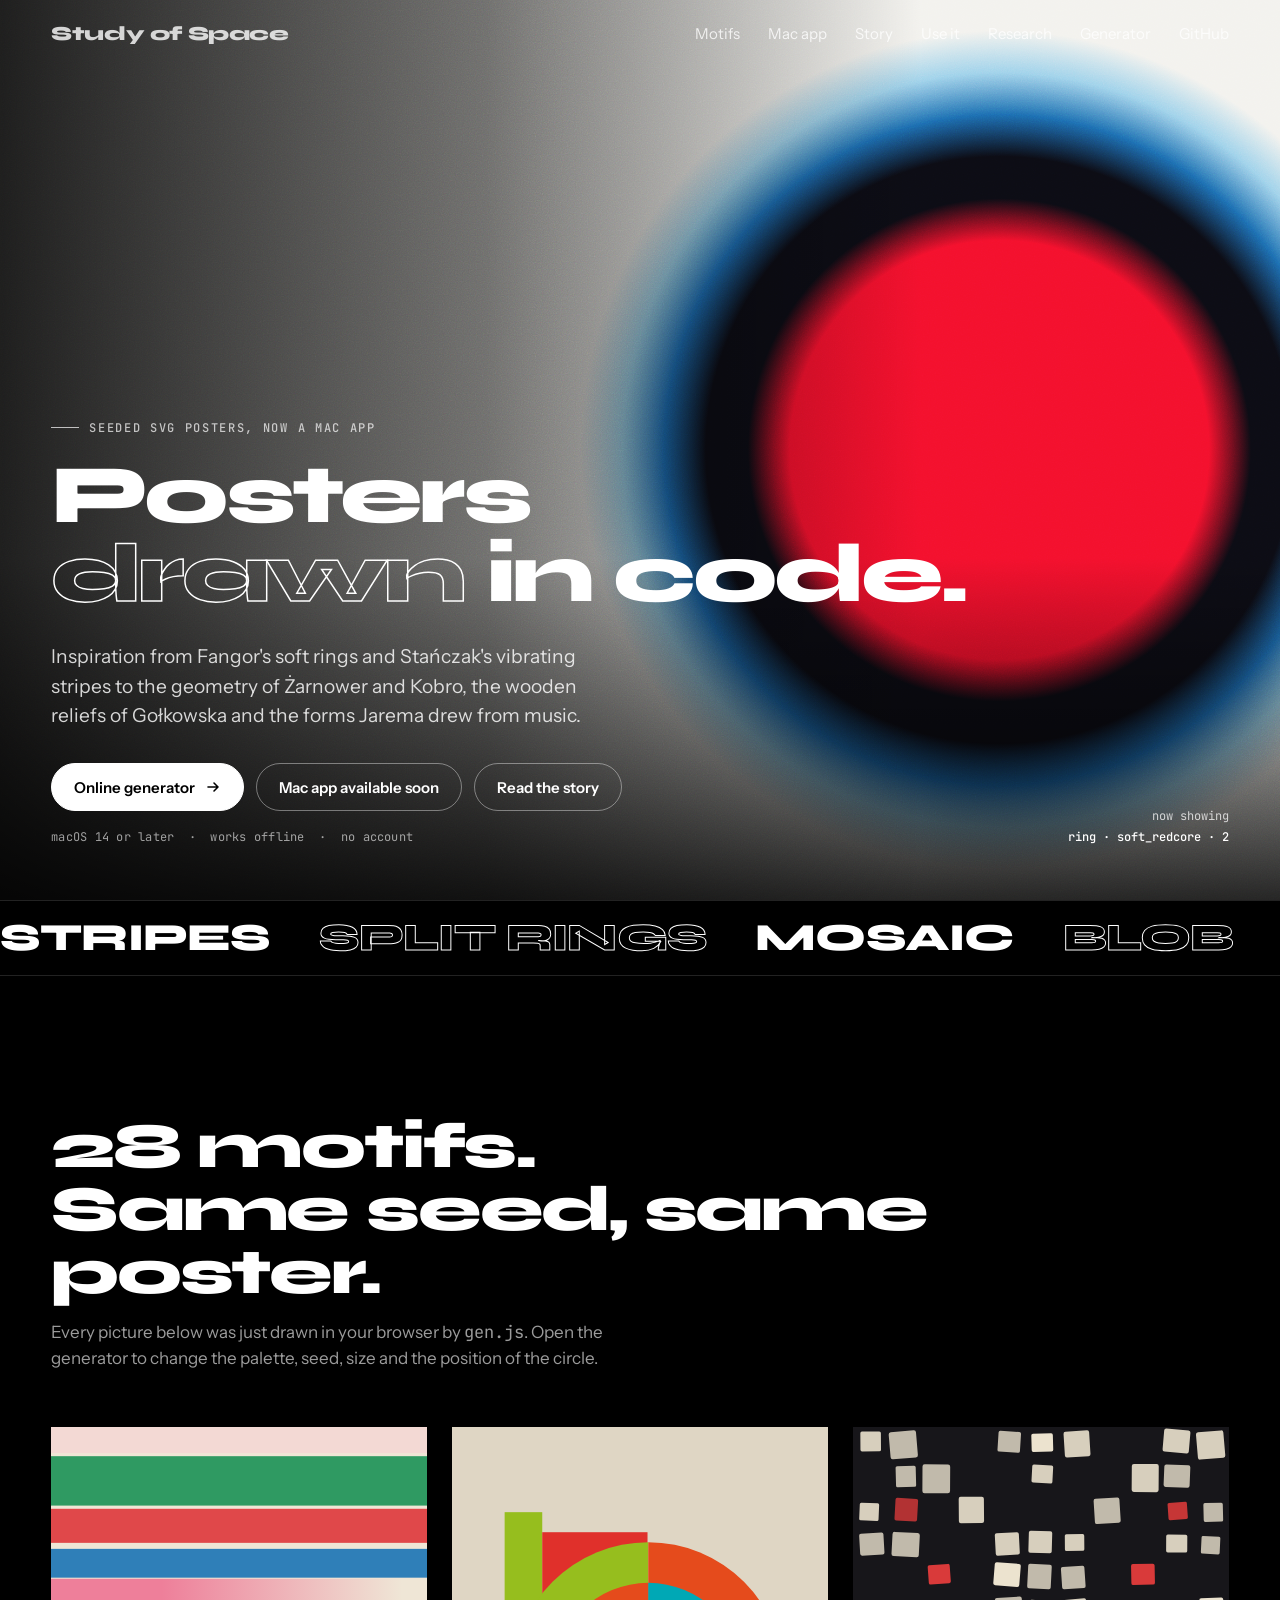
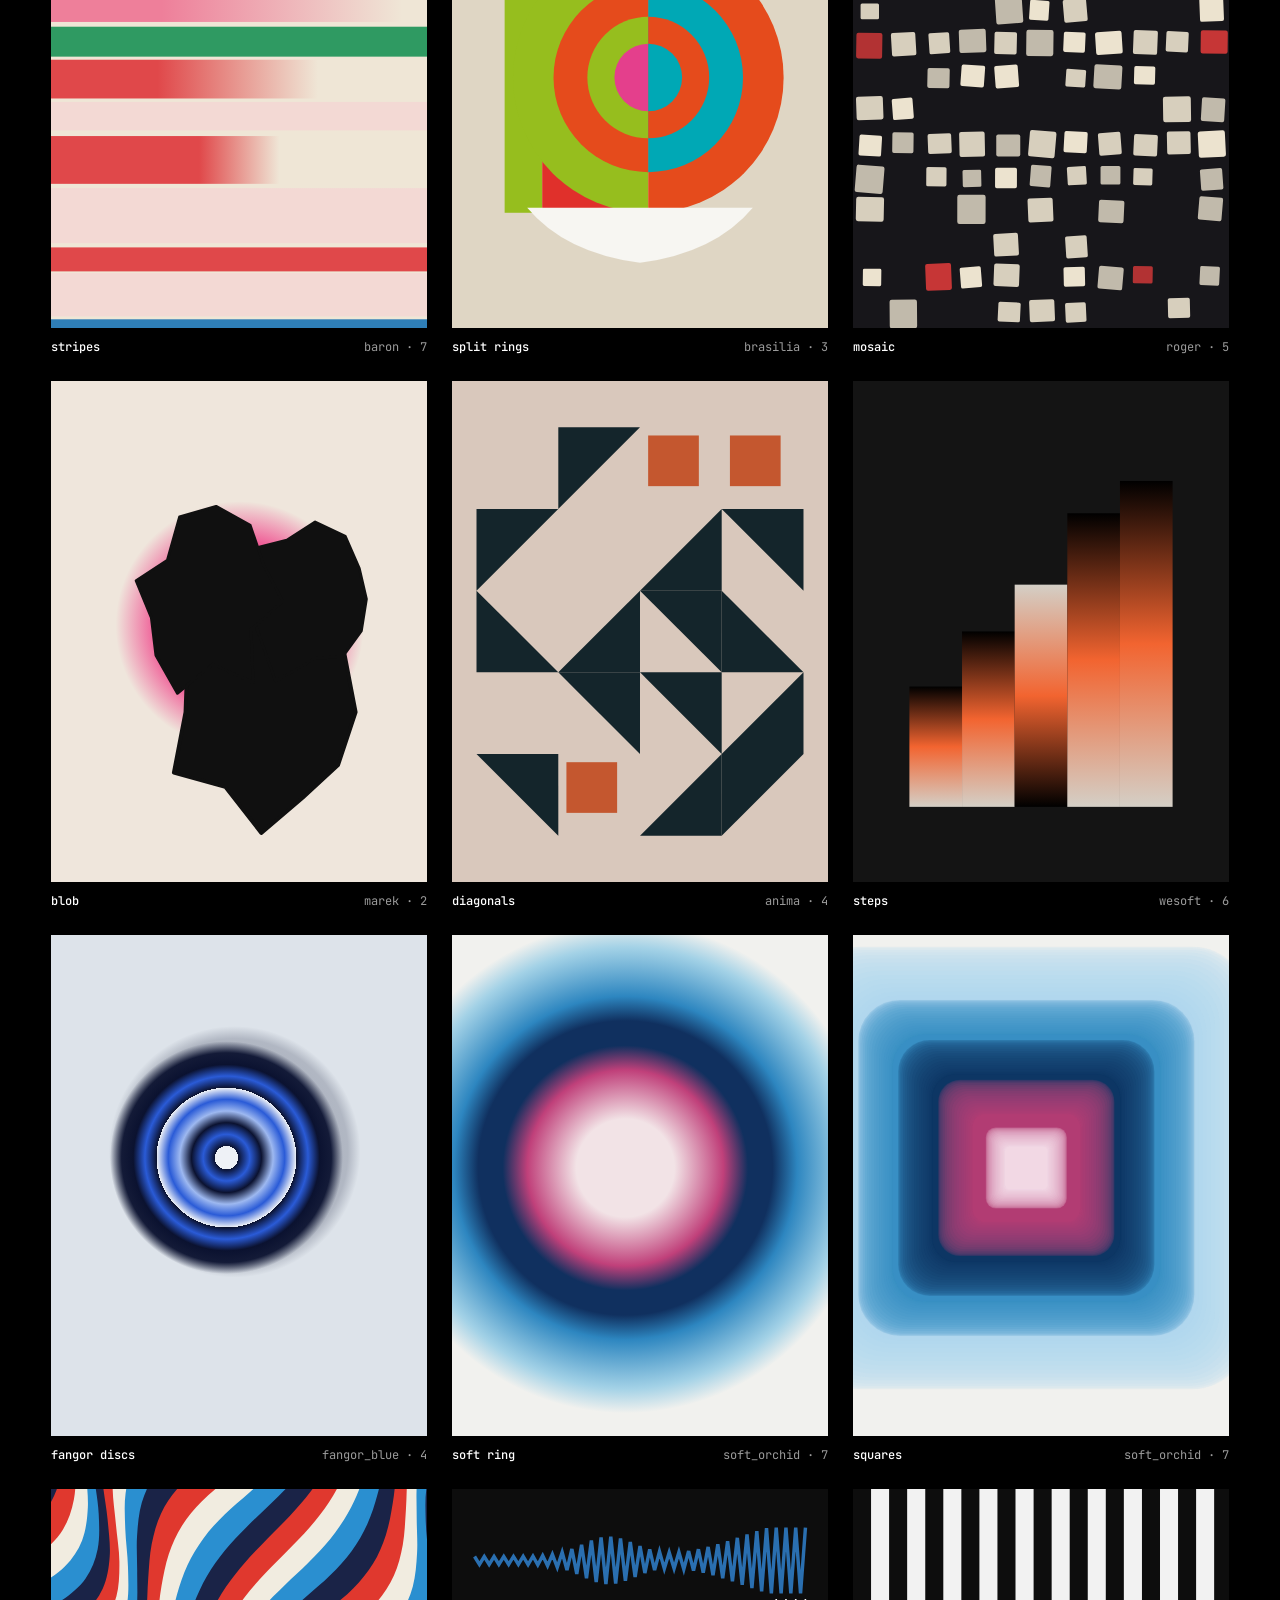
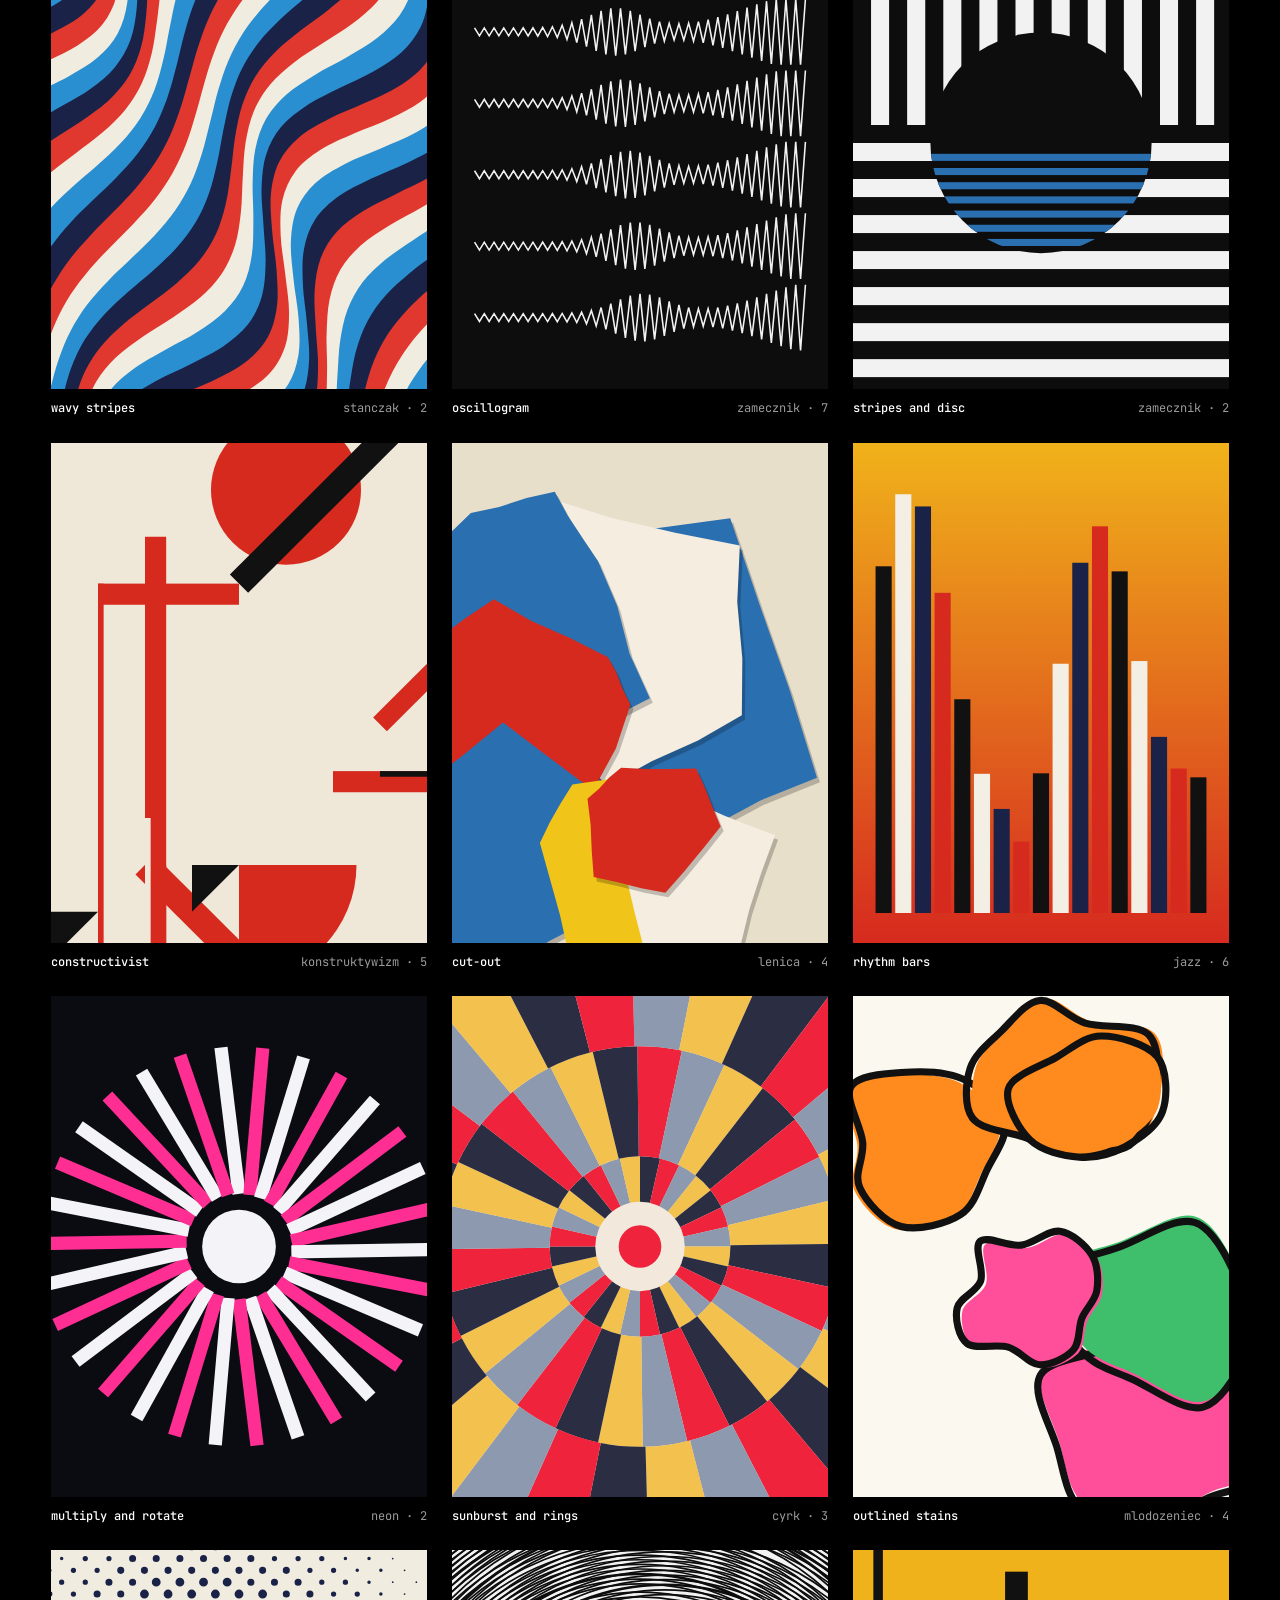
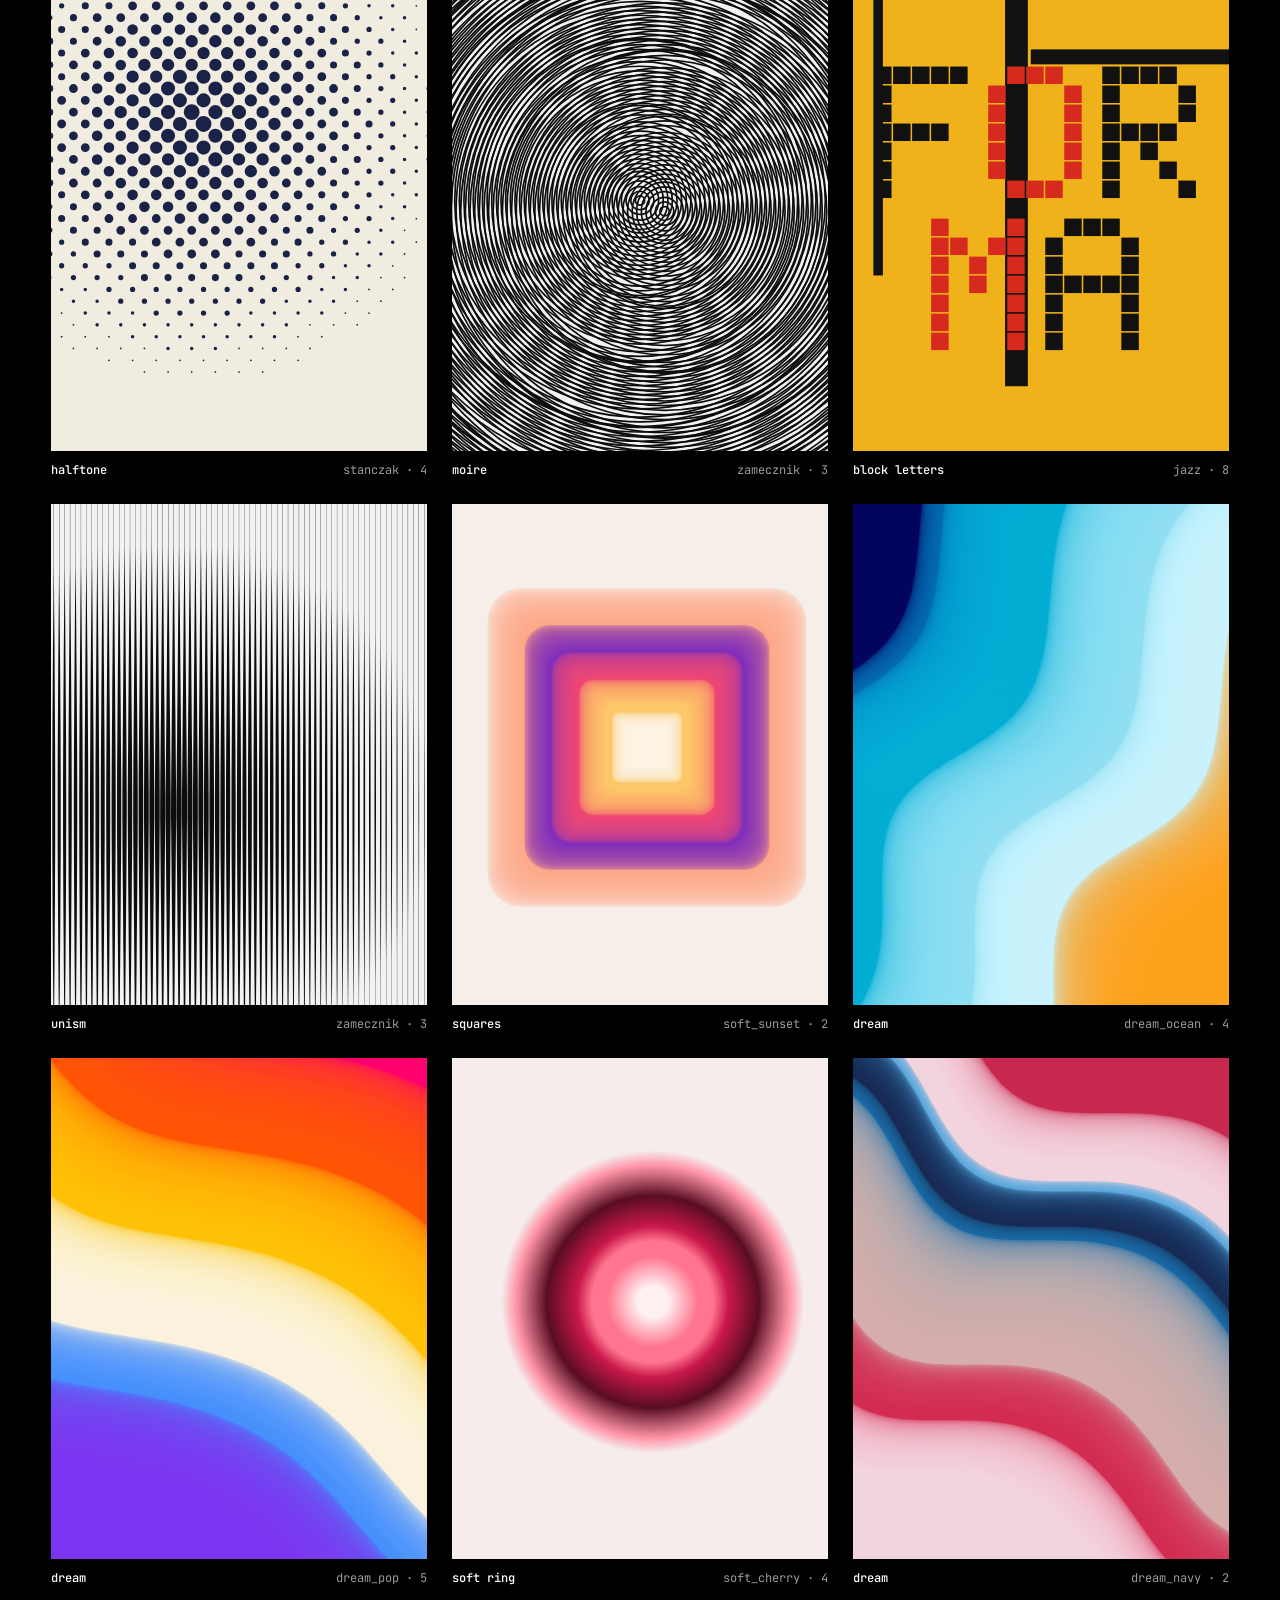
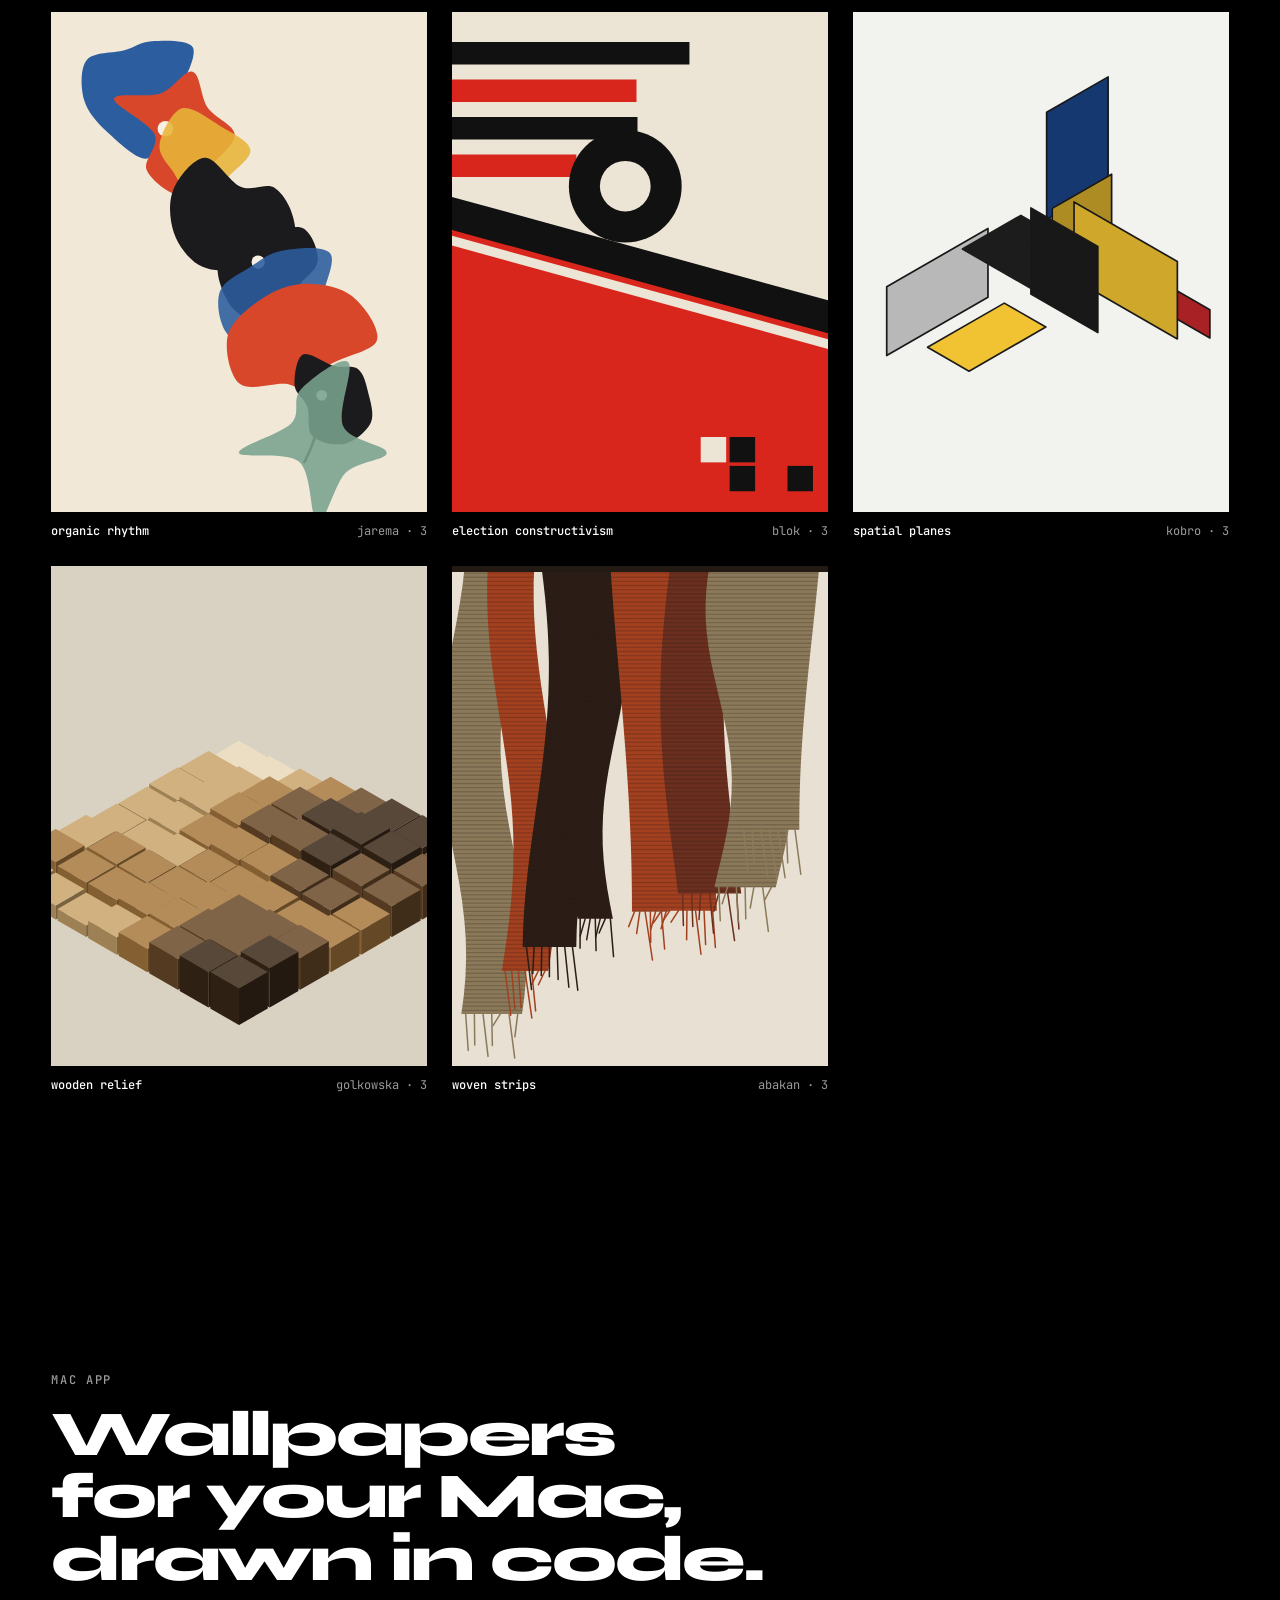
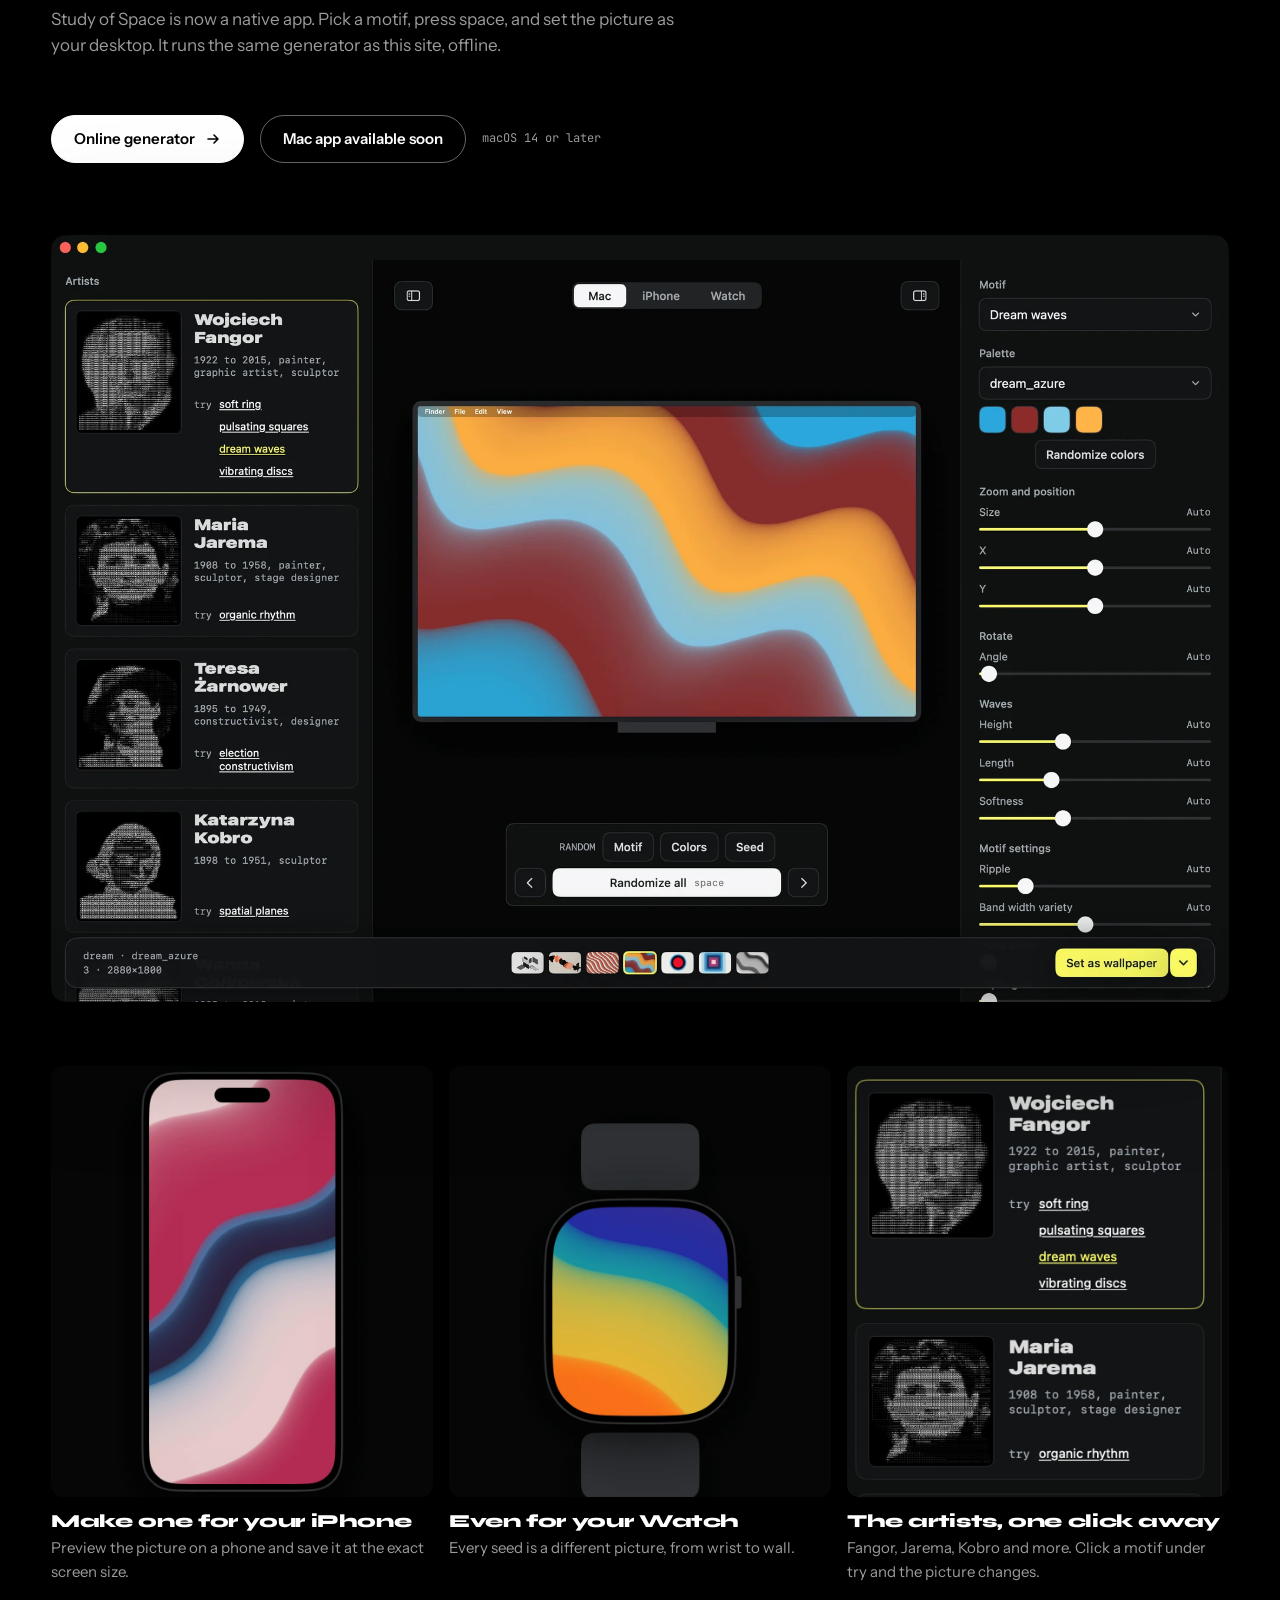
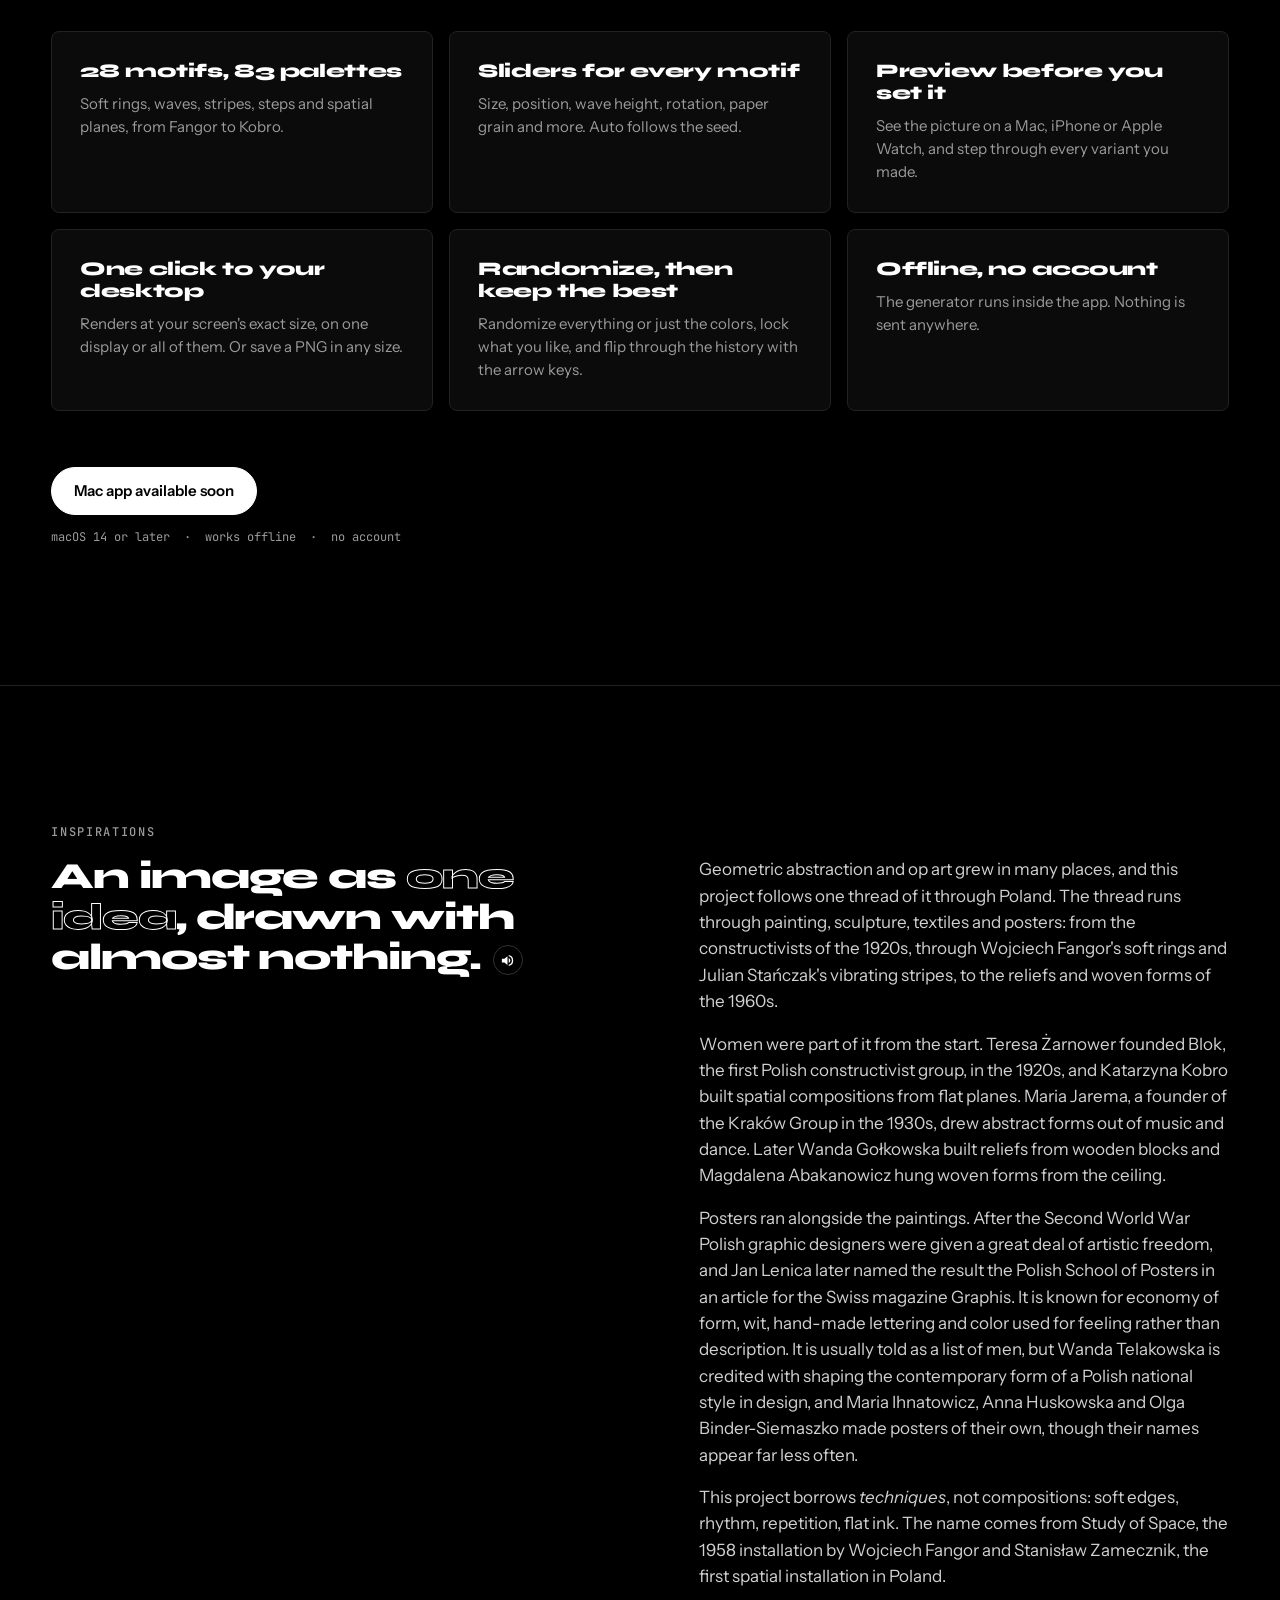
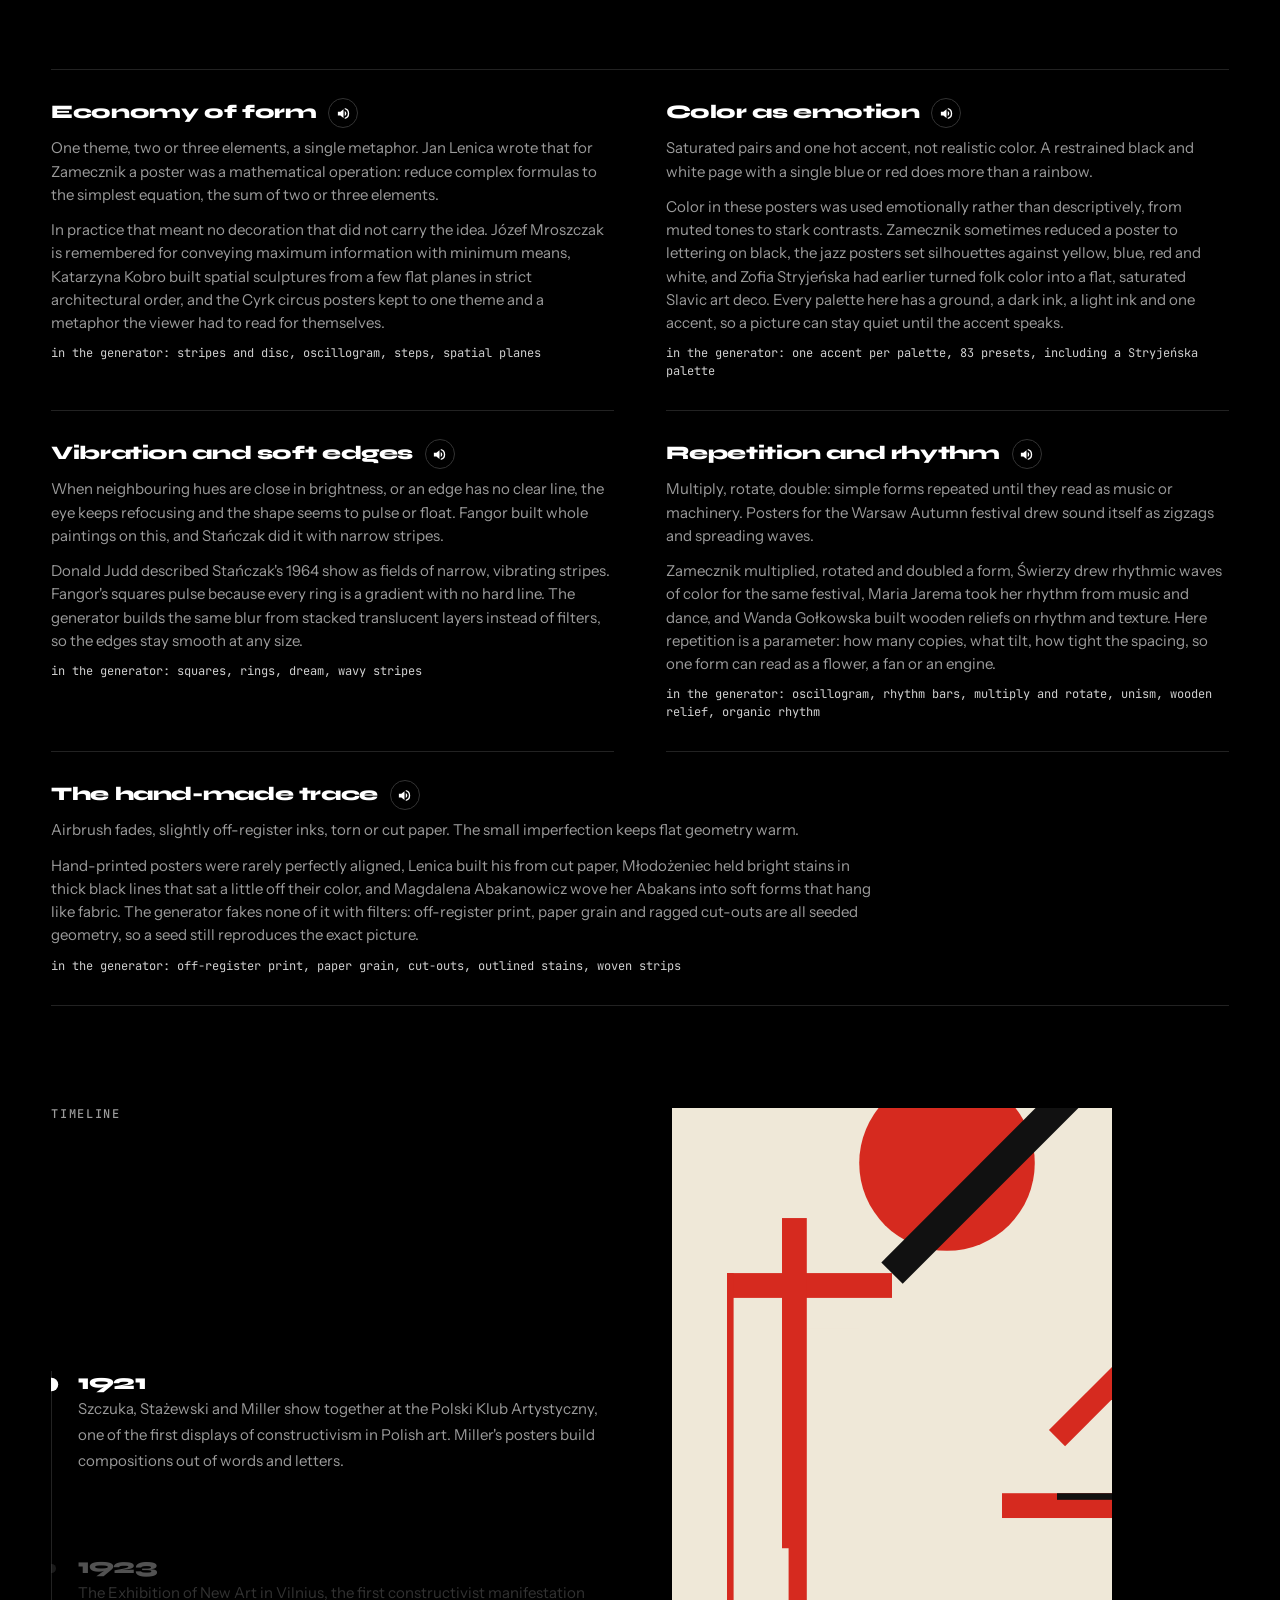
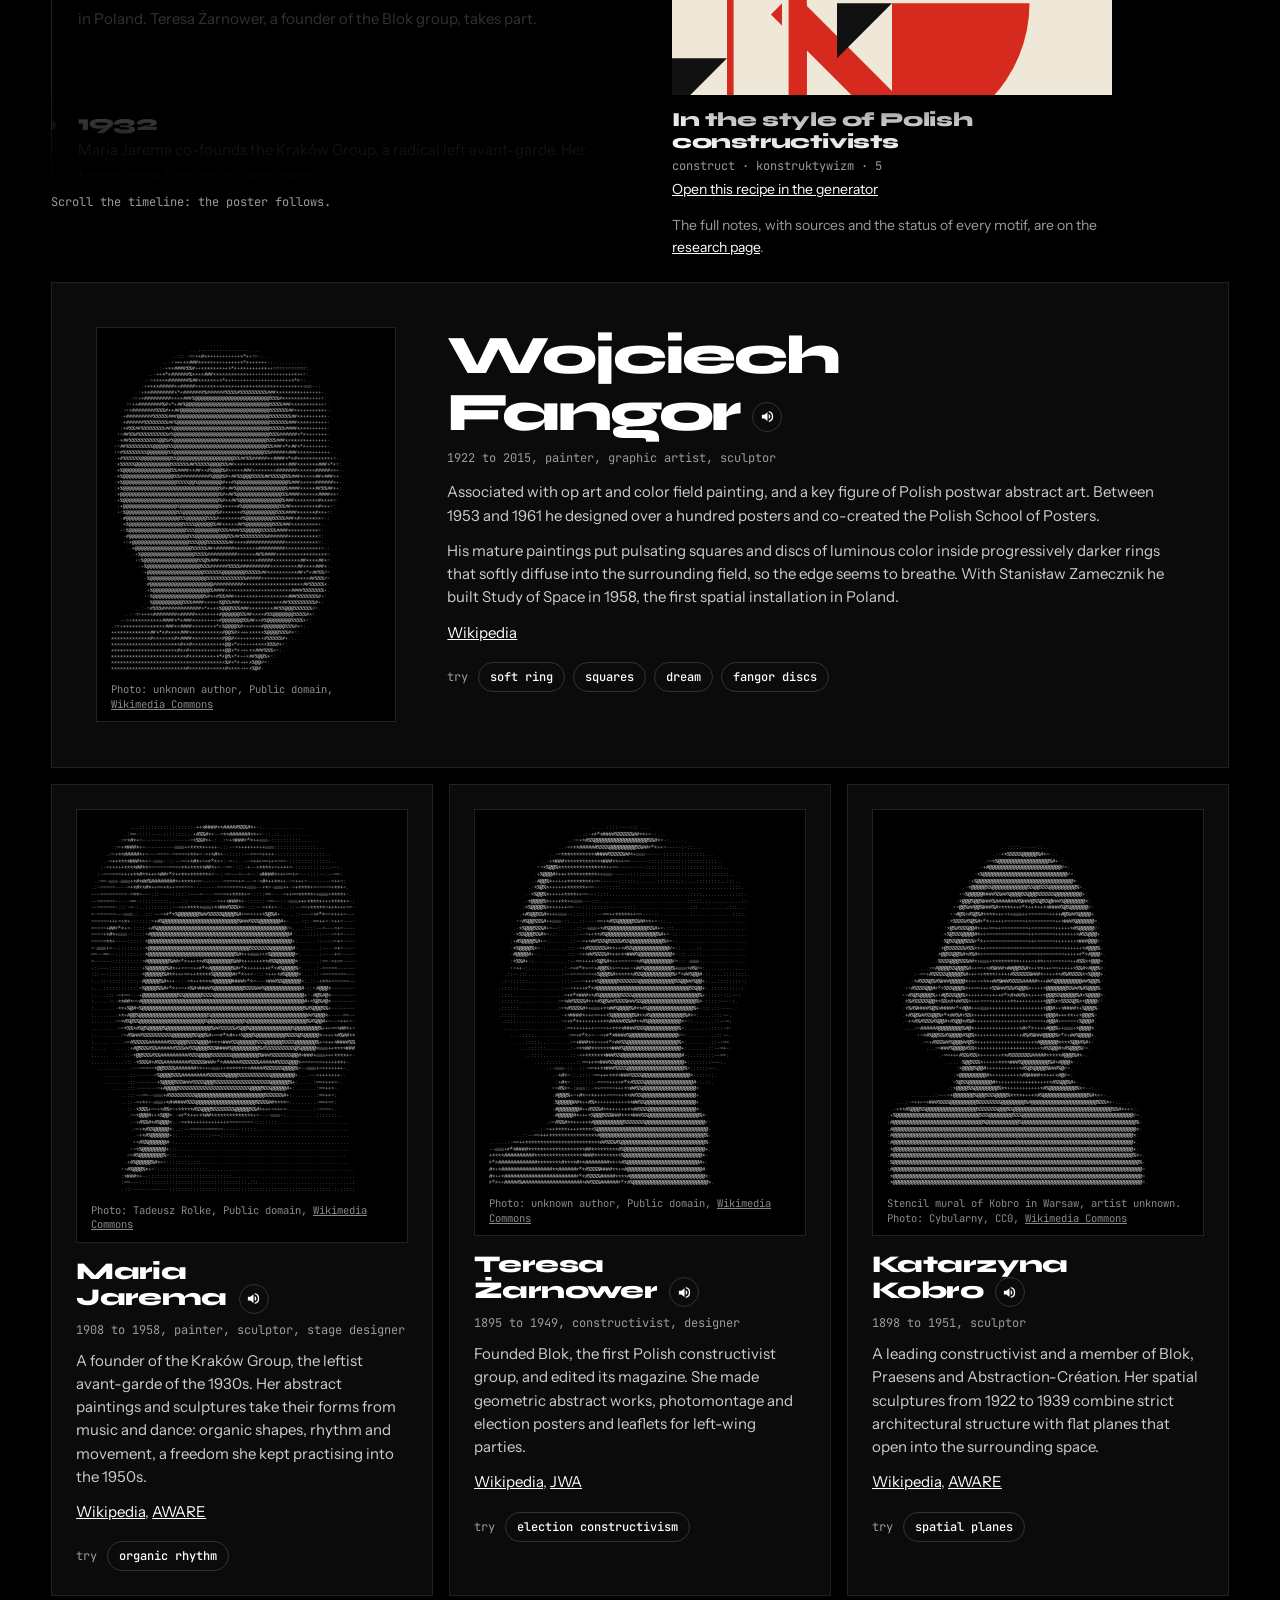
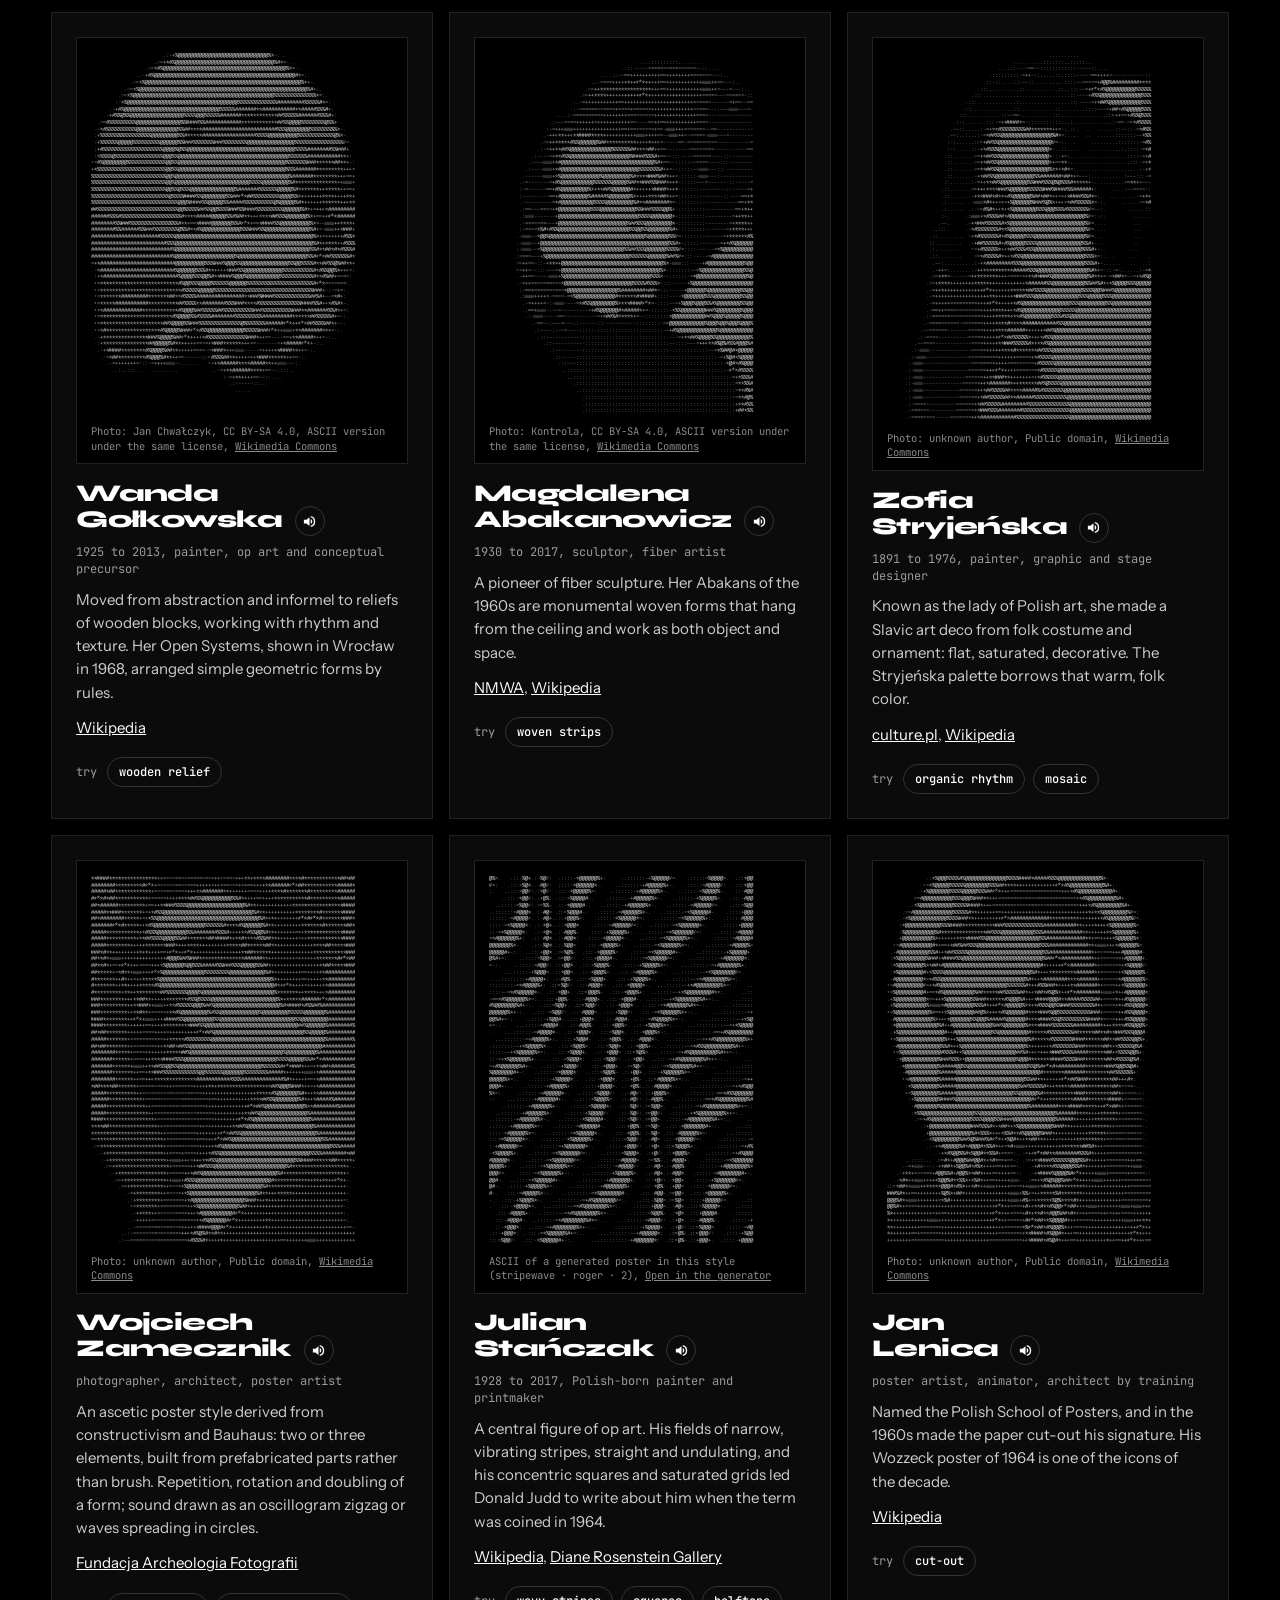
<file: index.html>
<!doctype html>
<html lang="en">
<head>
  <meta charset="utf-8">
  <meta name="viewport" content="width=device-width, initial-scale=1">
  <title>Study of Space | Posters drawn in code</title>
  <meta name="description" content="Seeded SVG posters and paintings, from Fangor's soft rings to the geometry of Żarnower, Kobro and Jarema. 28 motifs, 83 palettes, free and open source.">
  <meta name="keywords" content="Polish poster school, Polska Szkola Plakatu, Wojciech Fangor, Fangor, op art, generative art, poster generator, SVG background generator, abstract background generator, geometric backgrounds, gradient backgrounds, Zamecznik, Stanczak, Lenica, Mlodozeniec, constructivism, halftone, moire, seeded generator, open source">
  <meta name="author" content="Dawid W">
  <meta name="robots" content="index, follow, max-image-preview:large">
  <meta name="theme-color" content="#000000">
  <meta name="color-scheme" content="dark">
  <link rel="canonical" href="https://studyofspace.gallery/">
  <link rel="icon" href="favicon.svg" type="image/svg+xml">
  <link rel="icon" href="favicon-32.png" sizes="32x32" type="image/png">
  <link rel="apple-touch-icon" href="apple-touch-icon.png">
  <meta property="og:type" content="website">
  <meta property="og:site_name" content="Study of Space">
  <meta property="og:locale" content="en_US">
  <meta property="og:title" content="Study of Space | Posters drawn in code">
  <meta property="og:description" content="Seeded SVG posters and paintings, from Fangor's soft rings to the geometry of Żarnower, Kobro and Jarema. 28 motifs, 83 palettes, free and open source.">
  <meta property="og:url" content="https://studyofspace.gallery/">
  <meta property="og:image" content="https://studyofspace.gallery/og-image.png">
  <meta property="og:image:type" content="image/png">
  <meta property="og:image:width" content="1200">
  <meta property="og:image:height" content="630">
  <meta property="og:image:alt" content="A soft red disc ringed in black and blue on a pale ground, with the title Study of Space">
  <meta name="twitter:card" content="summary_large_image">
  <meta name="twitter:site" content="@dawidwu">
  <meta name="twitter:creator" content="@dawidwu">
  <meta name="twitter:title" content="Study of Space | Posters drawn in code">
  <meta name="twitter:description" content="Seeded SVG posters and paintings, from Fangor's soft rings to the geometry of Żarnower, Kobro and Jarema. 28 motifs, 83 palettes, free and open source.">
  <meta name="twitter:image" content="https://studyofspace.gallery/og-image.png">
  <meta name="twitter:image:alt" content="A soft red disc ringed in black and blue on a pale ground, with the title Study of Space">
  <script type="application/ld+json">
{
  "@context": "https://schema.org",
  "@graph": [
    {
      "@type": "WebSite",
      "@id": "https://studyofspace.gallery/#website",
      "url": "https://studyofspace.gallery/",
      "name": "Study of Space",
      "description": "Seeded SVG posters and paintings, from Fangor's soft rings to the geometry of Żarnower, Kobro and Jarema. 28 motifs, 83 palettes, free and open source.",
      "inLanguage": "en",
      "publisher": {
        "@id": "https://studyofspace.gallery/#author"
      }
    },
    {
      "@type": "WebApplication",
      "@id": "https://studyofspace.gallery/#generator",
      "name": "Study of Space generator",
      "url": "https://studyofspace.gallery/generator/",
      "description": "Browser-based generator of seeded SVG posters and paintings: 28 motifs, 83 color palettes, SVG and PNG export.",
      "applicationCategory": "DesignApplication",
      "operatingSystem": "Any",
      "browserRequirements": "Requires JavaScript",
      "isAccessibleForFree": true,
      "offers": {
        "@type": "Offer",
        "price": "0",
        "priceCurrency": "USD"
      },
      "license": "https://opensource.org/licenses/MIT",
      "image": "https://studyofspace.gallery/og-image.png",
      "author": {
        "@id": "https://studyofspace.gallery/#author"
      }
    },
    {
      "@type": "Person",
      "@id": "https://studyofspace.gallery/#author",
      "name": "Dawid W",
      "url": "https://x.com/dawidwu",
      "sameAs": [
        "https://x.com/dawidwu"
      ]
    }
  ]
}
  </script>
  <link rel="preconnect" href="https://fonts.googleapis.com">
  <link rel="preconnect" href="https://fonts.gstatic.com" crossorigin>
  <link rel="stylesheet" href="https://fonts.googleapis.com/css2?family=Syne:wght@600;800&family=JetBrains+Mono:wght@400;500&family=Instrument+Sans:wght@400;500;600&display=swap">
  <style>
    :root {
      --bg: #000; --fg: #fff; --muted: #9b9b9b; --line: #222; --card: #0b0b0b;
      --display: "Syne", "Helvetica Neue", Arial, sans-serif;
      --body: "Instrument Sans", system-ui, -apple-system, "Segoe UI", sans-serif;
      --mono: "JetBrains Mono", ui-monospace, Menlo, Consolas, monospace;
      --gutter: clamp(20px, 4vw, 56px);
      color-scheme: dark;
    }
    * { box-sizing: border-box; }
    html { scroll-behavior: smooth; }
    body { margin: 0; background: var(--bg); color: var(--fg); font: 17px/1.55 var(--body); -webkit-font-smoothing: antialiased; }
    a { color: inherit; }
    :focus-visible { outline: 2px solid var(--fg); outline-offset: 3px; }
    .mono { font-family: var(--mono); }

    /* ---------- hero ---------- */
    .hero { position: relative; min-height: 100svh; display: flex; flex-direction: column; justify-content: space-between; overflow: hidden; isolation: isolate; }
    .bg { position: absolute; inset: 0; z-index: -3; }
    .bg img { position: absolute; inset: 0; width: 100%; height: 100%; object-fit: cover; opacity: 0; transition: opacity 1800ms ease; transform: scale(1.04); }
    .bg img.on { opacity: 1; animation: drift 24s ease-in-out infinite alternate; }
    @keyframes drift { from { transform: scale(1.04) translate3d(0, 0, 0); } to { transform: scale(1.12) translate3d(-1.5%, -1%, 0); } }
    .shade { position: absolute; inset: 0; z-index: -2; background:
      linear-gradient(90deg, rgba(0,0,0,.88) 0%, rgba(0,0,0,.55) 38%, rgba(0,0,0,0) 72%),
      linear-gradient(0deg, rgba(0,0,0,.85) 0%, rgba(0,0,0,0) 38%); }
    .grain { position: absolute; inset: 0; z-index: -1; pointer-events: none; opacity: .22; mix-blend-mode: overlay;
      background-image: url("data:image/svg+xml,%3Csvg xmlns='http://www.w3.org/2000/svg' width='220' height='220'%3E%3Cfilter id='n'%3E%3CfeTurbulence type='fractalNoise' baseFrequency='.85' numOctaves='2' stitchTiles='stitch'/%3E%3C/filter%3E%3Crect width='100%25' height='100%25' filter='url(%23n)'/%3E%3C/svg%3E"); }

    nav { position: relative; z-index: 60; display: flex; align-items: center; justify-content: space-between; padding: 22px var(--gutter); }
    .logo { font: 800 20px/1 var(--display); letter-spacing: -.02em; text-decoration: none; white-space: nowrap; }
    .menu-btn { display: none; }
    .sr { position: absolute; width: 1px; height: 1px; overflow: hidden; clip: rect(0 0 0 0); white-space: nowrap; }
    nav ul { display: flex; gap: 28px; list-style: none; margin: 0; padding: 0; font-size: 15px; }
    nav a { text-decoration: none; opacity: .8; transition: opacity .2s; }
    nav a:hover { opacity: 1; }

    .hero-copy { padding: 0 var(--gutter) clamp(28px, 6vh, 64px); max-width: 1200px; }
    .eyebrow { font: 500 12px/1 var(--mono); letter-spacing: .14em; text-transform: uppercase; color: rgba(255,255,255,.7); display: flex; align-items: center; gap: 10px; margin-bottom: 22px; }
    .eyebrow i { width: 28px; height: 1px; background: currentColor; }
    h1 { margin: 0; font: 800 clamp(1.4rem, 6.6vw, 5.2rem)/.95 var(--display); letter-spacing: -.045em; }
    h1 > span { display: block; white-space: nowrap; }
    h1 .outline { color: transparent; -webkit-text-stroke: 1.5px var(--fg); }
    .lede { max-width: 560px; margin: 28px 0 0; font-size: clamp(1rem, 1.5vw, 1.2rem); color: rgba(255,255,255,.82); }
    .cta { display: flex; flex-wrap: wrap; gap: 12px; margin-top: 32px; }
    .btn { display: inline-flex; align-items: center; gap: 10px; height: 48px; padding: 0 22px; border-radius: 999px; border: 1px solid rgba(255,255,255,.4); text-decoration: none; font-weight: 600; font-size: 15px; transition: background .2s, color .2s, border-color .2s, transform .2s; }
    .btn:hover { border-color: #fff; transform: translateY(-1px); }
    .btn.solid { background: #fff; color: #000; border-color: #fff; }
    .btn.solid:hover { background: #e6e6e6; }
    .btn svg { width: 16px; height: 16px; }
    .recipe { position: absolute; right: var(--gutter); bottom: clamp(28px, 6vh, 64px); font: 400 12px/1.4 var(--mono); color: rgba(255,255,255,.75); text-align: right; }
    .recipe b { display: block; font-weight: 500; color: #fff; margin-top: 4px; }

    /* ---------- marquee ---------- */
    .marquee { border-block: 1px solid var(--line); overflow: hidden; white-space: nowrap; padding: 18px 0; }
    .marquee > div { display: inline-flex; gap: 48px; animation: slide 38s linear infinite; padding-right: 48px; }
    .marquee span { font: 800 clamp(1.4rem, 3vw, 2.4rem)/1 var(--display); letter-spacing: -.02em; text-transform: uppercase; }
    .marquee span:nth-child(even) { color: transparent; -webkit-text-stroke: 1px var(--fg); }
    @keyframes slide { to { transform: translateX(-50%); } }

    /* ---------- sections ---------- */
    section { padding: clamp(64px, 11vw, 140px) var(--gutter); }
    .wrap { max-width: 1280px; margin: 0 auto; }
    h2 { margin: 0 0 14px; font: 800 clamp(2rem, 5vw, 4rem)/.98 var(--display); letter-spacing: -.035em; text-wrap: balance; }
    .sub { color: var(--muted); max-width: 580px; margin: 0 0 clamp(32px, 5vw, 56px); }

    .gallery { display: grid; grid-template-columns: repeat(auto-fill, minmax(min(100%, 280px), 1fr)); gap: clamp(14px, 2vw, 28px); }
    .card { display: block; text-decoration: none; position: relative; }
    .card .frame { position: relative; aspect-ratio: 3 / 4; overflow: hidden; background: var(--card); }
    .card img { display: block; width: 100%; height: 100%; object-fit: cover; transition: transform .8s cubic-bezier(.2,.7,.2,1); }
    .card:hover img { transform: scale(1.06); }
    .card .cap { display: flex; justify-content: space-between; gap: 12px; margin-top: 12px; font: 400 12px/1.3 var(--mono); color: var(--muted); }
    .card .cap b { color: var(--fg); font-weight: 500; }

    .steps { display: grid; grid-template-columns: repeat(auto-fit, minmax(min(100%, 340px), 1fr)); gap: clamp(14px, 2vw, 28px); }
    .panel { border: 1px solid var(--line); background: var(--card); padding: 26px; display: flex; flex-direction: column; gap: 14px; min-width: 0; }
    .panel h3 { margin: 0; font: 800 1.4rem/1.1 var(--display); letter-spacing: -.02em; }
    .panel p { margin: 0; color: var(--muted); font-size: 15px; }
    pre { margin: 0; padding: 16px 18px; background: #000; border: 1px solid var(--line); overflow-x: auto; font: 400 13px/1.7 var(--mono); color: #eaeaea; position: relative; }
    pre .c { color: #6f6f6f; }
    .copy { position: absolute; top: 8px; right: 8px; height: 28px; padding: 0 10px; border-radius: 6px; border: 1px solid var(--line); background: #111; color: var(--fg); font: 500 11px var(--mono); cursor: pointer; }
    .copy:hover { border-color: #666; }

    .facts { display: grid; grid-template-columns: repeat(auto-fit, minmax(min(100%, 220px), 1fr)); gap: 0; border-top: 1px solid var(--line); }
    .fact { padding: 28px 24px 28px 0; border-bottom: 1px solid var(--line); }
    .fact b { display: block; font: 800 clamp(2rem, 4vw, 3.2rem)/1 var(--display); letter-spacing: -.03em; }
    .fact span { color: var(--muted); font-size: 14px; }


    /* ---------- mac app ---------- */
    .btn.soon { cursor: default; }
    .btn.soon:hover { transform: none; border-color: rgba(255,255,255,.4); }
    .btn.solid.soon:hover { background: #fff; border-color: #fff; }
    .note { font: 400 12px/1.4 var(--mono); color: var(--muted); }
    .hero-note { margin: 18px 0 0; font: 400 12px/1.4 var(--mono); color: rgba(255,255,255,.6); letter-spacing: .02em; }
    .mac .cta { margin: 0 0 clamp(40px, 6vw, 72px); align-items: center; gap: 12px 16px; }
    .mac .sub { max-width: 640px; }
    .mac-shot { margin: 0; }
    .mac-shot img { display: block; width: 100%; height: auto; filter: drop-shadow(0 30px 60px rgba(0,0,0,.55)); }
    .devices { display: grid; grid-template-columns: repeat(auto-fit, minmax(min(100%, 260px), 1fr)); gap: clamp(14px, 2vw, 16px); margin-top: clamp(32px, 5vw, 64px); }
    .devices figure { margin: 0; }
    .devices img { display: block; width: 100%; height: auto; aspect-ratio: 880 / 994; object-fit: cover; background: #050606; border-radius: 12px; }
    .devices h3 { margin: 14px 0 4px; font: 800 1.15rem/1.15 var(--display); letter-spacing: -.02em; }
    .devices p { margin: 0; color: var(--muted); font-size: 15px; }
    .features { display: grid; grid-template-columns: repeat(auto-fit, minmax(min(100%, 300px), 1fr)); gap: 16px; margin-top: clamp(24px, 4vw, 48px); }
    .feature { border: 1px solid var(--line); background: var(--card); border-radius: 8px; padding: 28px; display: flex; flex-direction: column; gap: 10px; min-width: 0; }
    .feature h3 { margin: 0; font: 800 1.2rem/1.15 var(--display); letter-spacing: -.02em; }
    .feature p { margin: 0; color: var(--muted); font-size: 15px; }
    .mac .mac-end { margin: clamp(32px, 5vw, 56px) 0 0; flex-direction: column; align-items: flex-start; gap: 14px; }
    @media (min-width: 861px) { .steps { grid-template-columns: repeat(2, minmax(0, 1fr)); } .features { grid-template-columns: repeat(3, minmax(0, 1fr)); } .devices { grid-template-columns: repeat(3, minmax(0, 1fr)); } }

    /* ---------- history ---------- */
    .history { border-top: 1px solid var(--line); }
    .kicker { font: 500 12px/1 var(--mono); letter-spacing: .14em; text-transform: uppercase; color: var(--muted); margin: 0 0 18px; }
    .intro { display: grid; grid-template-columns: minmax(0, 1.1fr) minmax(0, 1fr); gap: clamp(28px, 5vw, 80px); align-items: start; }
    .intro p { margin: 0 0 16px; color: rgba(255,255,255,.82); }
    .pull { font: 800 clamp(1.5rem, 3vw, 2.3rem)/1.1 var(--display); letter-spacing: -.03em; margin: 0; text-wrap: balance; }
    .pull em { font-style: normal; color: transparent; -webkit-text-stroke: 1px var(--fg); }
    .say { display: inline-flex; align-items: center; justify-content: center; width: 30px; height: 30px; margin-left: 12px; vertical-align: middle; padding: 0; border: 1px solid #333; border-radius: 50%; background: none; color: var(--fg); cursor: pointer; transition: background .2s, color .2s, border-color .2s; }
    .say:hover, .say.on { background: #fff; color: #000; border-color: #fff; }
    .say svg { width: 15px; height: 15px; fill: currentColor; }
    .say .stop, .say.on .play { display: none; }
    .say.on .stop { display: block; }
    .theory { display: grid; grid-template-columns: repeat(2, minmax(0, 1fr)); gap: 0 clamp(24px, 4vw, 64px); border-top: 1px solid var(--line); margin-top: clamp(36px, 5vw, 64px); }
    .theory div { padding: 28px 0 30px; border-bottom: 1px solid var(--line); }
    .theory div:last-child { grid-column: 1 / -1; }
    .theory div:last-child p { max-width: 820px; }
    .theory p + p { margin-top: 12px; }
    @media (max-width: 700px) { .theory { grid-template-columns: minmax(0, 1fr); } }
    .theory h3 { margin: 0 0 8px; font: 800 1.2rem/1.1 var(--display); letter-spacing: -.02em; }
    .theory p { margin: 0; color: var(--muted); font-size: 15px; }
    .theory .tie { display: block; margin-top: 10px; font: 400 12px/1.5 var(--mono); color: #cfcfcf; }
    .timeline { list-style: none; margin: 0; padding: 0; border-left: 1px solid var(--line); }
    .timeline li { position: relative; padding: 0 0 26px 26px; }
    .timeline li::before { content: ""; position: absolute; left: -5px; top: 9px; width: 9px; height: 9px; border-radius: 50%; background: var(--fg); }
    .timeline b { display: block; font: 800 1.35rem/1.1 var(--display); letter-spacing: -.02em; }
    .timeline span { color: var(--muted); font-size: 15px; }
    .people { display: grid; grid-template-columns: repeat(auto-fill, minmax(min(100%, 300px), 1fr)); gap: 16px; margin-top: 24px; }
    .person { border: 1px solid var(--line); background: var(--card); padding: 24px; display: flex; flex-direction: column; gap: 10px; min-width: 0; }
    .person > div + div { min-width: 0; }
    .person.lead { grid-column: 1 / -1; display: grid; grid-template-columns: minmax(0, 1fr) minmax(0, 1.4fr); gap: clamp(20px, 4vw, 56px); padding: clamp(24px, 4vw, 44px); }
    .person h3 { margin: 0; font: 800 1.5rem/1.05 var(--display); letter-spacing: -.025em; }
    .person.lead h3 { font-size: clamp(2rem, 4.4vw, 3.4rem); letter-spacing: -.04em; }
    .person h3 .nm { display: block; }
    @media (max-width: 520px) { .person:not(.lead) h3 { font-size: clamp(1rem, 5.2vw, 1.5rem); } .person h3 .say { margin-left: 8px; width: 28px; height: 28px; } }
    .person .role { font: 400 12px/1.4 var(--mono); color: var(--muted); }
    .person p { margin: 0; color: rgba(255,255,255,.8); font-size: 15px; }
    .person .lh { display: flex; flex-direction: column; gap: 16px; min-width: 0; }
    @media (min-width: 861px) {
      .person.lead { grid-template-columns: minmax(0, 300px) minmax(0, 1fr); grid-template-rows: max-content max-content 1fr; align-items: start; row-gap: 14px; }
      .person.lead .lh { display: contents; }
      .person.lead .portrait { grid-column: 1; grid-row: 1 / 4; }
      .person.lead .head { grid-column: 2; grid-row: 1; }
      .person.lead > div:not(.lh) { grid-column: 2; grid-row: 2; }
    }
    .person .portrait { margin: 0; background: #000; border: 1px solid var(--line); color: #cfcfcf; padding: 14px 14px 10px; container-type: inline-size; overflow: hidden; }
    .person .portrait pre { margin: 0; padding: 0; border: 0; border-radius: 0; background: none; color: #e6e6e6; font: 400 calc(100cqw / 54) / 1.2 var(--mono); letter-spacing: 0; white-space: pre; overflow: hidden; }
    .person .portrait pre i { font-style: normal; }
    .person .portrait .t0 { color: #3c3c3c; } .person .portrait .t1 { color: #565656; } .person .portrait .t2 { color: #707070; } .person .portrait .t3 { color: #8c8c8c; }
    .person .portrait .t4 { color: #a8a8a8; } .person .portrait .t5 { color: #c4c4c4; } .person .portrait .t6 { color: #e0e0e0; } .person .portrait .t7 { color: #fff; }
    .person .portrait figcaption { margin-top: 10px; font: 400 10.5px/1.4 var(--mono); color: #8a8a8a; }
    .person .portrait figcaption a { color: inherit; }
    .person .more a { color: var(--fg); }
    .chips { display: flex; flex-wrap: wrap; gap: 8px; margin-top: auto; padding-top: 6px; }
    .chips a { font: 500 12px/1 var(--mono); padding: 8px 11px; border: 1px solid #333; border-radius: 999px; text-decoration: none; transition: background .2s, color .2s, border-color .2s; }
    .chips a:hover { background: #fff; color: #000; border-color: #fff; }
    .chips .label { font: 400 12px/1 var(--mono); color: var(--muted); align-self: center; margin-right: 2px; }
    @media (max-width: 860px) { .intro, .person.lead { grid-template-columns: minmax(0, 1fr); } }


    /* timeline scroller */
    .tl-wrap { display: grid; grid-template-columns: minmax(0, 1fr) minmax(0, 1fr); gap: clamp(28px, 5vw, 80px); align-items: start; margin-top: clamp(56px, 8vw, 110px); }
    .tl-scroll { height: min(72vh, 680px); overflow-y: auto; scroll-snap-type: y proximity; padding: 26vh 0 30vh; margin-right: 8px; overscroll-behavior: contain;
      -webkit-mask-image: linear-gradient(transparent 0, #000 16%, #000 84%, transparent 100%); mask-image: linear-gradient(transparent 0, #000 16%, #000 84%, transparent 100%);
      scrollbar-width: none; }
    .tl-scroll::-webkit-scrollbar { display: none; }
    .tl-scroll:focus-visible { outline-offset: 6px; }
    .tl-scroll .timeline li { scroll-snap-align: center; opacity: .32; transition: opacity .5s ease; }
    .tl-scroll .timeline li::before { background: #555; transition: background .4s, transform .4s; }
    .tl-scroll .timeline li.active { opacity: 1; }
    .tl-scroll .timeline li.active::before { background: #fff; transform: scale(1.5); }
    .tl-scroll .timeline li { padding-bottom: clamp(36px, 9vh, 90px); }
    .tl-hint { margin: 8px 0 0; font: 400 12px/1.4 var(--mono); color: var(--muted); }
    .tl-poster { position: sticky; top: 24px; display: flex; flex-direction: column; gap: 14px; }
    .tl-frame { position: relative; aspect-ratio: 3 / 4; width: min(100%, 440px); max-height: 68vh; background: var(--card); overflow: hidden; box-shadow: 0 30px 60px -20px rgba(0,0,0,.8); }
    .tl-frame img { position: absolute; inset: 0; width: 100%; height: 100%; object-fit: cover; opacity: 0; transition: opacity .7s ease; }
    .tl-frame img.on { opacity: 1; }
    .tl-cap { display: flex; flex-direction: column; gap: 4px; max-width: 440px; }
    .tl-cap .who { font: 800 1.25rem/1.1 var(--display); letter-spacing: -.02em; }
    .tl-cap .mono { font-size: 12px; color: var(--muted); }
    .tl-cap a { font-size: 14px; }
    .tl-more { margin: 0; color: var(--muted); font-size: 14px; max-width: 440px; }
    .tl-more a { color: var(--fg); }
    @media (max-width: 860px) {
      .tl-wrap { grid-template-columns: minmax(0, 1fr); gap: 16px; margin-top: 36px; }
      .tl-poster { position: static; order: -1; gap: 8px; }
      .tl-frame { width: min(46vw, 190px); max-height: none; }
      .tl-cap { gap: 2px; }
      .tl-cap .who { font-size: 1.05rem; }
      .tl-more { font-size: 13px; }
      .tl-scroll { height: min(42vh, 330px); padding: 4vh 0 14vh; }
      .tl-scroll .timeline li { padding-bottom: 20px; }
      .tl-scroll .timeline li:not(.active) { opacity: .26; }
      .tl-scroll .timeline li:not(.active) b { font-size: 1rem; }
      .tl-scroll .timeline li:not(.active) span { display: -webkit-box; -webkit-line-clamp: 2; -webkit-box-orient: vertical; overflow: hidden; font-size: 12.5px; line-height: 1.45; }
    }
    /* recording mode (?scroll=50): no scrollbar, no cursor */
    html.rec { scroll-behavior: auto; scrollbar-width: none; }
    html.rec::-webkit-scrollbar { display: none; }
    html.rec, html.rec * { cursor: none !important; }
    @media (prefers-reduced-motion: reduce) { .tl-scroll .timeline li, .tl-frame img { transition: none; } }

    footer { padding: 40px var(--gutter) 56px; border-top: 1px solid var(--line); color: var(--muted); font-size: 14px; }
    footer .wrap { display: flex; flex-wrap: wrap; justify-content: space-between; gap: 16px 32px; }
    footer a { color: var(--fg); }

    .reveal { opacity: 0; transform: translateY(24px); transition: opacity .9s ease, transform .9s cubic-bezier(.2,.7,.2,1); }
    .reveal.in { opacity: 1; transform: none; }

    @media (max-width: 720px) {
      .logo { font-size: 18px; }
      nav { padding-block: 18px; }
      .menu-btn { display: inline-flex; align-items: center; justify-content: center; width: 44px; height: 44px; margin-right: -10px; border: 0; background: transparent; color: #fff; cursor: pointer; position: relative; z-index: 61; }
      .menu-btn .bars, .menu-btn .bars::before { content: ""; display: block; width: 22px; height: 2px; background: currentColor; transition: transform .3s ease, background .3s; }
      .menu-btn .bars { position: relative; transform: translateY(-4px); }
      .menu-btn .bars::before { position: absolute; left: 0; top: 8px; }
      nav.open .menu-btn .bars { transform: rotate(45deg); }
      nav.open .menu-btn .bars::before { top: 0; transform: rotate(-90deg); }
      nav ul { display: none; }
      nav.open ul { display: flex; position: fixed; inset: 0; z-index: 60; flex-direction: column; justify-content: center; align-items: flex-start; gap: 6px; padding: 80px var(--gutter) 40px; background: rgba(0, 0, 0, .94); -webkit-backdrop-filter: blur(14px); backdrop-filter: blur(14px); }
      nav.open ul a { display: block; padding: 6px 0; font: 800 clamp(2rem, 11vw, 3rem)/1.1 var(--display); letter-spacing: -.03em; opacity: 1; }
      nav.open ul li:last-child a, nav.open ul li:nth-last-child(2) a { opacity: .6; }
      .eyebrow { margin-bottom: 14px; }
      .lede { margin-top: 20px; }
      .cta { margin-top: 24px; }
      .btn { height: 46px; padding: 0 20px; }
      .recipe { display: none; }
      .shade { background: linear-gradient(0deg, rgba(0,0,0,.92) 0%, rgba(0,0,0,.55) 55%, rgba(0,0,0,.15) 100%); }
    }
    @media (prefers-reduced-motion: reduce) {
      .bg img.on, .marquee div { animation: none; }
      .bg img { transition: none; }
      .reveal { opacity: 1; transform: none; transition: none; }
    }
  </style>
</head>
<body>
  <noscript><p style="padding:24px;color:#fff;background:#000">Study of Space draws its posters in your browser with JavaScript. Turn it on to see the gallery, or read how it works in the <a href="research/" style="color:#fff">research notes</a>.</p></noscript>
  <header class="hero">
    <div class="bg" id="bg" aria-hidden="true"><img alt=""><img alt=""></div>
    <div class="shade"></div>
    <div class="grain"></div>

    <nav>
      <a class="logo" href="#top">Study of Space</a>
      <button class="menu-btn" id="menuBtn" type="button" aria-expanded="false" aria-controls="menu"><span class="bars" aria-hidden="true"></span><span class="sr">Menu</span></button>
      <ul id="menu">
        <li><a href="#motifs">Motifs</a></li>
        <li><a href="#mac">Mac app</a></li>
        <li><a href="#history">Story</a></li>
        <li><a href="#use">Use it</a></li>
        <li><a href="research/">Research</a></li>
        <li><a href="generator/">Generator</a></li>
        <li><a href="https://github.com/dawidw/studyofspace">GitHub</a></li>
      </ul>
    </nav>

    <div class="hero-copy" id="top">
      <div class="eyebrow"><i></i> Seeded SVG posters, now a Mac app</div>
      <h1><span>Posters</span><span class="l2"><span class="outline">drawn</span> in code.</span></h1>
      <p class="lede">Inspiration from Fangor's soft rings and Stańczak's vibrating stripes to the geometry of Żarnower and Kobro, the wooden reliefs of Gołkowska and the forms Jarema drew from music.</p>
      <div class="cta">
        <a class="btn solid" href="generator/">Online generator
          <svg viewBox="0 0 16 16" fill="none" stroke="currentColor" stroke-width="1.6" stroke-linecap="round" stroke-linejoin="round" aria-hidden="true"><path d="M3 8h10M9 4l4 4-4 4"/></svg></a>
        <a class="btn" href="#mac">Mac app available soon</a>
        <a class="btn" href="#history">Read the story</a>
      </div>
      <p class="hero-note">macOS 14 or later &nbsp;·&nbsp; works offline &nbsp;·&nbsp; no account</p>
    </div>
    <div class="recipe" aria-hidden="true">now showing<b id="recipe">·</b></div>
  </header>

  <div class="marquee" aria-hidden="true"><div id="marquee"></div></div>

  <section id="motifs">
    <div class="wrap">
      <h2 class="reveal"><span id="motifCount">Nine</span> motifs.<br>Same seed, same poster.</h2>
      <p class="sub reveal">Every picture below was just drawn in your browser by <span class="mono">gen.js</span>. Open the generator to change the palette, seed, size and the position of the circle.</p>
      <div class="gallery" id="gallery"></div>
    </div>
  </section>

  <section id="mac" class="mac">
    <div class="wrap">
      <p class="kicker reveal">Mac app</p>
      <h2 class="reveal">Wallpapers for your Mac,<br>drawn in code.</h2>
      <p class="sub reveal">Study of Space is now a native app. Pick a motif, press space, and set the picture as your desktop. It runs the same generator as this site, offline.</p>
      <div class="cta reveal">
        <a class="btn solid" href="generator/">Online generator
          <svg viewBox="0 0 16 16" fill="none" stroke="currentColor" stroke-width="1.6" stroke-linecap="round" stroke-linejoin="round" aria-hidden="true"><path d="M3 8h10M9 4l4 4-4 4"/></svg></a>
        <span class="btn soon" aria-disabled="true">Mac app available soon</span>
        <span class="note">macOS 14 or later</span>
      </div>
      <figure class="mac-shot reveal"><img src="app/mac-app.webp" width="2000" height="1303" loading="lazy" alt="The Study of Space Mac app: a panel of Polish artists on the left, a wallpaper preview in the middle, motif and palette controls on the right."></figure>
      <div class="devices">
        <figure class="reveal"><img src="app/mac-app-iphone.webp" width="880" height="994" loading="lazy" alt="Preview of a wallpaper on an iPhone in the Mac app."><h3>Make one for your iPhone</h3><p>Preview the picture on a phone and save it at the exact screen size.</p></figure>
        <figure class="reveal"><img src="app/mac-app-watch.webp" width="880" height="994" loading="lazy" alt="Preview of a watch face wallpaper on an Apple Watch in the Mac app."><h3>Even for your Watch</h3><p>Every seed is a different picture, from wrist to wall.</p></figure>
        <figure class="reveal"><img src="app/mac-app-artists.webp" width="880" height="995" loading="lazy" alt="Cards of Wojciech Fangor and Maria Jarema with ASCII portraits and links to their motifs."><h3>The artists, one click away</h3><p>Fangor, Jarema, Kobro and more. Click a motif under try and the picture changes.</p></figure>
      </div>
      <div class="features">
        <div class="feature reveal"><h3>28 motifs, 83 palettes</h3><p>Soft rings, waves, stripes, steps and spatial planes, from Fangor to Kobro.</p></div>
        <div class="feature reveal"><h3>Sliders for every motif</h3><p>Size, position, wave height, rotation, paper grain and more. Auto follows the seed.</p></div>
        <div class="feature reveal"><h3>Preview before you set it</h3><p>See the picture on a Mac, iPhone or Apple Watch, and step through every variant you made.</p></div>
        <div class="feature reveal"><h3>One click to your desktop</h3><p>Renders at your screen's exact size, on one display or all of them. Or save a PNG in any size.</p></div>
        <div class="feature reveal"><h3>Randomize, then keep the best</h3><p>Randomize everything or just the colors, lock what you like, and flip through the history with the arrow keys.</p></div>
        <div class="feature reveal"><h3>Offline, no account</h3><p>The generator runs inside the app. Nothing is sent anywhere.</p></div>
      </div>
      <div class="cta mac-end reveal">
        <span class="btn solid soon" aria-disabled="true">Mac app available soon</span>
        <span class="note">macOS 14 or later &nbsp;·&nbsp; works offline &nbsp;·&nbsp; no account</span>
      </div>
    </div>
  </section>

  <section id="history" class="history">
    <div class="wrap">
      <p class="kicker reveal">Inspirations</p>
      <div class="intro">
        <h2 class="pull reveal">An image as <em>one idea</em>, drawn with almost nothing.</h2>
        <div class="reveal">
          <p>Geometric abstraction and op art grew in many places, and this project follows one thread of it through Poland. The thread runs through painting, sculpture, textiles and posters: from the constructivists of the 1920s, through Wojciech Fangor's soft rings and Julian Stańczak's vibrating stripes, to the reliefs and woven forms of the 1960s.</p>
          <p>Women were part of it from the start. Teresa Żarnower founded Blok, the first Polish constructivist group, in the 1920s, and Katarzyna Kobro built spatial compositions from flat planes. Maria Jarema, a founder of the Kraków Group in the 1930s, drew abstract forms out of music and dance. Later Wanda Gołkowska built reliefs from wooden blocks and Magdalena Abakanowicz hung woven forms from the ceiling.</p>
          <p>Posters ran alongside the paintings. After the Second World War Polish graphic designers were given a great deal of artistic freedom, and Jan Lenica later named the result the Polish School of Posters in an article for the Swiss magazine Graphis. It is known for economy of form, wit, hand-made lettering and color used for feeling rather than description. It is usually told as a list of men, but Wanda Telakowska is credited with shaping the contemporary form of a Polish national style in design, and Maria Ihnatowicz, Anna Huskowska and Olga Binder-Siemaszko made posters of their own, though their names appear far less often.</p>
          <p>This project borrows <em>techniques</em>, not compositions: soft edges, rhythm, repetition, flat ink. The name comes from Study of Space, the 1958 installation by Wojciech Fangor and Stanisław Zamecznik, the first spatial installation in Poland.</p>
        </div>
      </div>

      <div class="theory">
        <div class="reveal"><h3>Economy of form</h3><p>One theme, two or three elements, a single metaphor. Jan Lenica wrote that for Zamecznik a poster was a mathematical operation: reduce complex formulas to the simplest equation, the sum of two or three elements.</p><p>In practice that meant no decoration that did not carry the idea. Józef Mroszczak is remembered for conveying maximum information with minimum means, Katarzyna Kobro built spatial sculptures from a few flat planes in strict architectural order, and the Cyrk circus posters kept to one theme and a metaphor the viewer had to read for themselves.</p><span class="tie">in the generator: stripes and disc, oscillogram, steps, spatial planes</span></div>
        <div class="reveal"><h3>Color as emotion</h3><p>Saturated pairs and one hot accent, not realistic color. A restrained black and white page with a single blue or red does more than a rainbow.</p><p>Color in these posters was used emotionally rather than descriptively, from muted tones to stark contrasts. Zamecznik sometimes reduced a poster to lettering on black, the jazz posters set silhouettes against yellow, blue, red and white, and Zofia Stryjeńska had earlier turned folk color into a flat, saturated Slavic art deco. Every palette here has a ground, a dark ink, a light ink and one accent, so a picture can stay quiet until the accent speaks.</p><span class="tie">in the generator: one accent per palette, 83 presets, including a Stryjeńska palette</span></div>
        <div class="reveal"><h3>Vibration and soft edges</h3><p>When neighbouring hues are close in brightness, or an edge has no clear line, the eye keeps refocusing and the shape seems to pulse or float. Fangor built whole paintings on this, and Stańczak did it with narrow stripes.</p><p>Donald Judd described Stańczak's 1964 show as fields of narrow, vibrating stripes. Fangor's squares pulse because every ring is a gradient with no hard line. The generator builds the same blur from stacked translucent layers instead of filters, so the edges stay smooth at any size.</p><span class="tie">in the generator: squares, rings, dream, wavy stripes</span></div>
        <div class="reveal"><h3>Repetition and rhythm</h3><p>Multiply, rotate, double: simple forms repeated until they read as music or machinery. Posters for the Warsaw Autumn festival drew sound itself as zigzags and spreading waves.</p><p>Zamecznik multiplied, rotated and doubled a form, Świerzy drew rhythmic waves of color for the same festival, Maria Jarema took her rhythm from music and dance, and Wanda Gołkowska built wooden reliefs on rhythm and texture. Here repetition is a parameter: how many copies, what tilt, how tight the spacing, so one form can read as a flower, a fan or an engine.</p><span class="tie">in the generator: oscillogram, rhythm bars, multiply and rotate, unism, wooden relief, organic rhythm</span></div>
        <div class="reveal"><h3>The hand-made trace</h3><p>Airbrush fades, slightly off-register inks, torn or cut paper. The small imperfection keeps flat geometry warm.</p><p>Hand-printed posters were rarely perfectly aligned, Lenica built his from cut paper, Młodożeniec held bright stains in thick black lines that sat a little off their color, and Magdalena Abakanowicz wove her Abakans into soft forms that hang like fabric. The generator fakes none of it with filters: off-register print, paper grain and ragged cut-outs are all seeded geometry, so a seed still reproduces the exact picture.</p><span class="tie">in the generator: off-register print, paper grain, cut-outs, outlined stains, woven strips</span></div>
      </div>

      <div class="tl-wrap">
        <div class="tl-col">
          <p class="kicker reveal">Timeline</p>
          <div class="tl-scroll" id="tlScroll" tabindex="0" aria-label="Timeline. Scroll to change the poster.">
            <ul class="timeline" id="timeline">
            <li data-m="construct" data-p="konstruktywizm" data-s="5" data-who="Polish constructivists"><b>1921</b><span>Szczuka, Stażewski and Miller show together at the Polski Klub Artystyczny, one of the first displays of constructivism in Polish art. Miller's posters build compositions out of words and letters.</span></li>
        <li data-m="blok" data-p="blok" data-s="3" data-who="Teresa Żarnower"><b>1923</b><span>The Exhibition of New Art in Vilnius, the first constructivist manifestation in Poland. Teresa Żarnower, a founder of the Blok group, takes part.</span></li>
        <li data-m="jarema" data-p="jarema" data-s="3" data-who="Maria Jarema"><b>1932</b><span>Maria Jarema co-founds the Kraków Group, a radical left avant-garde. Her forms come from music and dance.</span></li>
            <li data-m="scope" data-p="zamecznik" data-s="7" data-who="Wojciech Zamecznik"><b>1949 to 1966</b><span>Wojciech Zamecznik's poster years, an ascetic style drawn from constructivism and Bauhaus. Sound becomes a zigzag, a poster becomes a mathematical operation.</span></li>
            <li data-m="ring" data-p="soft_orchid" data-s="7" data-who="Wojciech Fangor"><b>1953 to 1961</b><span>Wojciech Fangor designs over a hundred posters.</span></li>
            <li data-m="bars" data-p="jazz" data-s="6" data-who="Waldemar Świerzy"><b>1956</b><span>The Warsaw Autumn festival begins, and Józef Mroszczak co-founds the magazine Projekt. Świerzy will later draw the festival as rhythmic waves of color.</span></li>
            <li data-m="squares" data-p="soft_orchid" data-s="7" data-who="Wojciech Fangor"><b>1958</b><span>Fangor and Stanisław Zamecznik present Study of Space, the first spatial installation in Poland.</span></li>
            <li data-m="stripedisc" data-p="zamecznik" data-s="2" data-who="Wojciech Zamecznik"><b>1961</b><span>Zamecznik's film poster for A Night to Remember: black and white stripes, a large circle, blue bars.</span></li>
            <li data-m="cutout" data-p="lenica" data-s="4" data-who="Jan Lenica"><b>1964</b><span>Jan Lenica's Wozzeck becomes an icon of the decade, and the paper cut-out is his signature technique.</span></li>
            <li data-m="stripewave" data-p="stanczak" data-s="2" data-who="Julian Stańczak"><b>1964, in New York</b><span>Donald Judd reviews Julian Stańczak's optical paintings, fields of narrow vibrating stripes, and the term op art is born.</span></li>
        <li data-m="relief" data-p="golkowska" data-s="3" data-who="Wanda Gołkowska"><b>1968</b><span>Wanda Gołkowska shows her Open Systems at the Under Mona Lisa gallery in Wrocław, after years of reliefs built from wooden blocks.</span></li>
            <li data-m="dream" data-p="dream_navy" data-s="2" data-who="Wojciech Fangor"><b>1960s and 70s</b><span>Poster artists turn to abstraction and op art: blurred circles, waves of color. Hilscher's circus posters go trippy and geometric.</span></li>
            <li data-m="sunburst" data-p="cyrk" data-s="3" data-who="Hubert Hilscher"><b>About 1966</b><span>Mroszczak founds the International Poster Biennale in Warsaw, a decade after Projekt. Hilscher is one of its founders.</span></li>
            <li data-m="halftone" data-p="stanczak" data-s="4" data-who="Study of Space"><b>Today</b><span>The same ideas as seeds: change one number and the poster changes.</span></li>
            </ul>
          </div>
          <p class="tl-hint">Scroll the timeline: the poster follows.</p>
        </div>
        <div class="tl-poster">
          <div class="tl-frame" id="tlFrame"><img alt=""><img alt=""></div>
          <div class="tl-cap">
            <span class="who" id="tlWho"></span>
            <span class="mono" id="tlRecipe"></span>
            <a href="generator/" id="tlLink">Open this recipe in the generator</a>
          </div>
          <p class="tl-more">The full notes, with sources and the status of every motif, are on the <a href="research/">research page</a>.</p>
        </div>
      </div>

      <div class="people" id="people"></div>
    </div>
  </section>

  <section id="use" style="padding-top:0">
    <div class="wrap">
      <h2 class="reveal">Four ways in.</h2>
      <p class="sub reveal">The Mac app needs macOS 14, the command line and the skill need Node. All of them use the same generator.</p>
      <div class="steps">
        <div class="panel reveal">
          <h3>Mac app</h3>
          <p>A native app for macOS 14 or later. Pick a motif and set it as your wallpaper. Works offline, no account.</p>
          <span class="btn solid soon" aria-disabled="true" style="align-self:flex-start">Mac app available soon</span>
        </div>
        <div class="panel reveal">
          <h3>Command line</h3>
          <p>Prints the recipe to stderr, so any result can be reproduced.</p>
          <pre><button class="copy" type="button">copy</button>node poster-bg/scripts/gen.js --dream --out waves.svg
node poster-bg/scripts/gen.js --ring --colors random \
  --circle 1.2 --x 0.4 --y 0.6 --out ring.svg</pre>
        </div>
        <div class="panel reveal">
          <h3>Claude Code skill</h3>
          <p>Copy the folder once, then ask in plain words or use flags.</p>
          <pre><button class="copy" type="button">copy</button>cp -R poster-bg ~/.claude/skills/

<span class="c"># in Claude Code</span>
/poster-bg --dream</pre>
        </div>
        <div class="panel reveal">
          <h3>Generator page</h3>
          <p>Dark UI with history, editable colors, mosaic granularity, SVG and PNG export.</p>
          <a class="btn solid" href="generator/" style="align-self:flex-start">Open the generator</a>
        </div>
      </div>
    </div>
  </section>

  <section style="padding-top:0">
    <div class="wrap">
      <div class="facts">
        <div class="fact reveal"><b>0</b><span>dependencies</span></div>
        <div class="fact reveal"><b id="factMotifs">9</b><span id="factPalettes">motifs, 40 palettes</span></div>
        <div class="fact reveal"><b>0</b><span>filters, so it imports as plain vectors</span></div>
        <div class="fact reveal"><b>1</b><span>seed gives one exact picture</span></div>
      </div>
    </div>
  </section>

  <footer>
    <div class="wrap">
      <span>Inspired by the work of Fangor, Stańczak, Jarema, Kobro, Żarnower and others: styles and techniques, not copies of any work. Portraits are ASCII versions of photos from Wikimedia Commons, credited on each card. Code under the MIT license.</span>
      <span class="made">made with 🤍 in 🇵🇱 Poland by <a href="https://x.com/dawidwu" target="_blank" rel="noopener">Dawid W</a></span>
    </div>
  </footer>

  <script src="poster-bg/scripts/gen.js?v=202610051127"></script>
  <script src="portraits/ascii.js?v=202610051127"></script>
  <script>
    const uri = s => "data:image/svg+xml;charset=utf-8," + encodeURIComponent(s);

    /* hero: cross-fade through curated recipes. Circles are pushed to the right so the title stays clear. */
    const HERO = [
      ["ring", "soft_redcore", 2, { x: .74, y: .5, size: .95 }], ["dream", "dream_navy", 2], ["dream", "dream_ocean", 4], ["ring", "soft_orchid", 7, { x: .74, y: .5, size: 1.1 }], ["dream", "dream_flag", 8],
      ["dream", "dream_sunset", 3], ["fangor", "fangor_blue", 4, { x: .74, y: .5 }], ["dream", "dream_sun", 5], ["dream", "dream_pop", 5],
      ["ring", "soft_flame", 3, { x: .72, y: .48, size: 1.05 }], ["dream", "dream_spectrum", 5], ["dream", "dream_ember", 6], ["dream", "dream_azure", 3], ["dream", "dream_rose", 8],
    ];
    const imgs = [...document.querySelectorAll("#bg img")], recipe = document.getElementById("recipe");
    let cur = 0, front = 0;
    const show = i => {
      const [m, p, s, o] = HERO[i];
      const next = imgs[1 - front];
      next.src = uri(generate(m, p, s, 1600, 1000, o || {}));
      const done = () => {
        imgs[front].classList.remove("on");
        next.classList.add("on");
        front = 1 - front;
        recipe.textContent = `${m} · ${p} · ${s}`;
      };
      next.decode ? next.decode().then(done, done) : (next.onload = done);
    };
    show(0);
    if (!matchMedia("(prefers-reduced-motion: reduce)").matches) {
      setInterval(() => { cur = (cur + 1) % HERO.length; show(cur); }, 7000);
    }

    /* gallery: one poster per motif, drawn live */
    const GALLERY = [
      ["stripes", "baron", 7], ["rings", "brasilia", 3], ["mosaic", "roger", 5],
      ["blob", "marek", 2], ["diagonals", "anima", 4], ["steps", "wesoft", 6],
      ["fangor", "fangor_blue", 4], ["ring", "soft_orchid", 7], ["squares", "soft_orchid", 7], ["stripewave", "stanczak", 2], ["scope", "zamecznik", 7], ["stripedisc", "zamecznik", 2], ["construct", "konstruktywizm", 5], ["cutout", "lenica", 4], ["bars", "jazz", 6], ["rotor", "neon", 2], ["sunburst", "cyrk", 3], ["outline", "mlodozeniec", 4], ["halftone", "stanczak", 4], ["moire", "zamecznik", 3], ["letters", "jazz", 8], ["unism", "zamecznik", 3], ["squares", "soft_sunset", 2], ["dream", "dream_ocean", 4], ["dream", "dream_pop", 5], ["ring", "soft_cherry", 4], ["dream", "dream_navy", 2],, ["jarema", "jarema", 3], ["blok", "blok", 3], ["planes", "kobro", 3], ["relief", "golkowska", 3], ["weave", "abakan", 3]
    ].filter(([m]) => MOTIFS[m]);
    const NAMES = { jarema: "organic rhythm", blok: "election constructivism", planes: "spatial planes", relief: "wooden relief", weave: "woven strips", rings: "split rings", ring: "soft ring", fangor: "fangor discs", stripewave: "wavy stripes", scope: "oscillogram", stripedisc: "stripes and disc", construct: "constructivist", cutout: "cut-out", bars: "rhythm bars", rotor: "multiply and rotate", sunburst: "sunburst and rings", outline: "outlined stains", halftone: "halftone", moire: "moire", letters: "block letters", unism: "unism" };
    document.getElementById("gallery").innerHTML = GALLERY.map(([m, p, s]) =>
      `<a class="card reveal" href="generator/?motif=${m}&palette=${p}&seed=${s}"><div class="frame"><img loading="lazy" alt="${m}, ${p}" src="${uri(generate(m, p, s, 600, 800))}"></div>` +
      `<div class="cap"><b>${NAMES[m] || m}</b><span>${p} · ${s}</span></div></a>`).join("");
    const words = GALLERY.map(([m]) => (NAMES[m] || m));
    document.getElementById("marquee").innerHTML = [...words, ...words].map(w => `<span>${w}</span>`).join("");
    { // constant calm speed (about 60px per second), however many words there are
      const mq = document.getElementById("marquee");
      const speed = () => { mq.style.animationDuration = Math.max(30, mq.scrollWidth / 2 / 60) + "s"; };
      speed(); addEventListener("load", speed); document.fonts && document.fonts.ready.then(speed);
    }
    const WORDS = ["Zero", "One", "Two", "Three", "Four", "Five", "Six", "Seven", "Eight", "Nine", "Ten", "Eleven", "Twelve", "Thirteen", "Fourteen", "Fifteen", "Sixteen", "Seventeen", "Eighteen", "Nineteen", "Twenty"];
    const nm = Object.keys(MOTIFS).length;
    document.getElementById("motifCount").textContent = WORDS[nm] || nm;
    document.getElementById("factMotifs").textContent = nm;
    document.getElementById("factPalettes").textContent = `motifs, ${Object.keys(PALETTES).length} palettes`;

    /* artists: chips link to the generator for motifs that exist */
    const PEOPLE = [
      { lead: true, name: "Wojciech Fangor", role: "1922 to 2015, painter, graphic artist, sculptor",
        text: ["Associated with op art and color field painting, and a key figure of Polish postwar abstract art. Between 1953 and 1961 he designed over a hundred posters and co-created the Polish School of Posters.", "His mature paintings put pulsating squares and discs of luminous color inside progressively darker rings that softly diffuse into the surrounding field, so the edge seems to breathe. With Stanisław Zamecznik he built Study of Space in 1958, the first spatial installation in Poland."],
        links: [["Wikipedia", "https://en.wikipedia.org/wiki/Wojciech_Fangor"]], motifs: ["ring", "squares", "dream", "fangor"] },
      { name: "Maria Jarema", role: "1908 to 1958, painter, sculptor, stage designer",
        text: ["A founder of the Kraków Group, the leftist avant-garde of the 1930s. Her abstract paintings and sculptures take their forms from music and dance: organic shapes, rhythm and movement, a freedom she kept practising into the 1950s."],
        links: [["Wikipedia", "https://en.wikipedia.org/wiki/Maria_Jarema"], ["AWARE", "https://awarewomenartists.com/en/artiste/maria-jarema/"]], motifs: ["jarema"] },
      { name: "Teresa Żarnower", role: "1895 to 1949, constructivist, designer",
        text: ["Founded Blok, the first Polish constructivist group, and edited its magazine. She made geometric abstract works, photomontage and election posters and leaflets for left-wing parties."],
        links: [["Wikipedia", "https://en.wikipedia.org/wiki/Teresa_%C5%BBarnower%C3%B3wna"], ["JWA", "https://jwa.org/encyclopedia/article/zarnower-teresa"]], motifs: ["blok"] },
      { name: "Katarzyna Kobro", role: "1898 to 1951, sculptor",
        text: ["A leading constructivist and a member of Blok, Praesens and Abstraction-Création. Her spatial sculptures from 1922 to 1939 combine strict architectural structure with flat planes that open into the surrounding space."],
        links: [["Wikipedia", "https://en.wikipedia.org/wiki/Katarzyna_Kobro"], ["AWARE", "https://awarewomenartists.com/en/artiste/katarzyna-kobro/"]], motifs: ["planes"] },
      { name: "Wanda Gołkowska", role: "1925 to 2013, painter, op art and conceptual precursor",
        text: ["Moved from abstraction and informel to reliefs of wooden blocks, working with rhythm and texture. Her Open Systems, shown in Wrocław in 1968, arranged simple geometric forms by rules."],
        links: [["Wikipedia", "https://en.wikipedia.org/wiki/Wanda_Go%C5%82kowska"]], motifs: ["relief"] },
      { name: "Magdalena Abakanowicz", role: "1930 to 2017, sculptor, fiber artist",
        text: ["A pioneer of fiber sculpture. Her Abakans of the 1960s are monumental woven forms that hang from the ceiling and work as both object and space."],
        links: [["NMWA", "https://nmwa.org/art/artists/magdalena-abakanowicz/"], ["Wikipedia", "https://en.wikipedia.org/wiki/Magdalena_Abakanowicz"]], motifs: ["weave"] },
      { name: "Zofia Stryjeńska", role: "1891 to 1976, painter, graphic and stage designer",
        text: ["Known as the lady of Polish art, she made a Slavic art deco from folk costume and ornament: flat, saturated, decorative. The Stryjeńska palette borrows that warm, folk color."],
        links: [["culture.pl", "https://culture.pl/en/artist/zofia-stryjenska"], ["Wikipedia", "https://en.wikipedia.org/wiki/Zofia_Stryje%C5%84ska"]], motifs: ["jarema", "mosaic"] },
      { name: "Wojciech Zamecznik", role: "photographer, architect, poster artist",
        text: ["An ascetic poster style derived from constructivism and Bauhaus: two or three elements, built from prefabricated parts rather than brush. Repetition, rotation and doubling of a form; sound drawn as an oscillogram zigzag or waves spreading in circles."],
        links: [["Fundacja Archeologia Fotografii", "https://faf.org.pl/artists/wojciech-zamecznik/?lang=en"]], motifs: ["scope", "stripedisc", "rotor"] },
      { name: "Julian Stańczak", role: "1928 to 2017, Polish-born painter and printmaker",
        text: ["A central figure of op art. His fields of narrow, vibrating stripes, straight and undulating, and his concentric squares and saturated grids led Donald Judd to write about him when the term was coined in 1964."],
        links: [["Wikipedia", "https://en.wikipedia.org/wiki/Julian_Stanczak"], ["Diane Rosenstein Gallery", "https://dianerosenstein.com/artists/32-julian-stanczak/biography/"]], motifs: ["stripewave", "squares", "halftone", "moire"] },
      { name: "Jan Lenica", role: "poster artist, animator, architect by training",
        text: ["Named the Polish School of Posters, and in the 1960s made the paper cut-out his signature. His Wozzeck poster of 1964 is one of the icons of the decade."],
        links: [["Wikipedia", "https://en.wikipedia.org/wiki/Jan_Lenica"]], motifs: ["cutout"] },
      { name: "Jan Młodożeniec", role: "poster artist",
        text: ["Bright, expressive stains held by thick black lines, great care for lettering and a childlike stylisation."],
        links: [["Polska szkoła plakatu", "https://pl.wikipedia.org/wiki/Polska_szko%C5%82a_plakatu"]], motifs: ["outline"] },
      { name: "Waldemar Świerzy", role: "poster artist",
        text: ["Designed Warsaw Autumn posters in 1961, 1967, 1968 and 1969, among them abstract compositions of rhythmic color waves, and also made jazz posters."],
        links: [["Polish Poster", "https://polishposter.com/3817-the-warsaw-autumn-polish-poster.html"]], motifs: ["bars", "dream"] },
      { name: "Hubert Hilscher", role: "1924 to 1999, poster artist and art director",
        text: ["A founder of the Poster Biennale and for 22 years art director of Projekt. His circus posters for Cyrk are trippy and geometric, in the restrained second generation of the school."],
        links: [["Flashbak", "https://flashbak.com/hubert-hilscher-circus-posters-cyrk-476567/"], ["Circopedia", "https://www.circopedia.org/The_Polish_%22Cyrk%22_Posters"]], motifs: ["sunburst"] },
      { name: "Józef Mroszczak", role: "1910 to 1975, designer and teacher",
        text: ["One of the fathers of the school. He built posters from maximum information with minimum means and laid large areas of unrestricted color. He also founded the International Poster Biennale in Warsaw."],
        links: [["Wikipedia", "https://en.wikipedia.org/wiki/J%C3%B3zef_Mroszczak"]], motifs: ["blob", "steps"] },
      { name: "Polish constructivists", role: "Szczuka, Żarnower, Strzemiński, Kobro, Stażewski",
        text: ["Between the wars they built typography like architecture and made political photomontage. Strzemiński's unism asked for unity of color, line and rhythm, even in print."],
        links: [["Strzemiński", "https://en.wikipedia.org/wiki/W%C5%82adys%C5%82aw_Strzemi%C5%84ski"], ["MoMA", "https://www.moma.org/docs/press_archives/5347/releases/MOMA_1976_0006_6.pdf"]], motifs: ["construct"] },
    ];
    /* anchor per artist, e.g. #teresa-zarnower: the Mac app links here */
    const slug = n => n.normalize("NFD").replace(/[\u0300-\u036f]/g, "").replace(/ł/gi, "l").toLowerCase().replace(/[^a-z0-9]+/g, "-").replace(/^-|-$/g, "");
    document.getElementById("people").innerHTML = PEOPLE.map(p => {
      const chips = p.motifs.filter(m => MOTIFS[m]).map(m => `<a href="generator/?motif=${m}">${NAMES[m] || m}</a>`).join("");
      const esc = c => c === "&" ? "&amp;" : c === "<" ? "&lt;" : c;
      const tonePre = pt => { const T = (pt.tone || "").split("\n"); return pt.ascii.split("\n").map((line, y) => { let out = "", cur = -1, buf = ""; const flush = () => { if (buf) out += cur >= 0 ? `<i class="t${cur}">${buf}</i>` : buf; buf = ""; };
        for (let x = 0; x < line.length; x++) { const c = line[x]; if (c !== " ") { const k = T[y] ? +T[y][x] : 7; if (k !== cur) { flush(); cur = k; } } buf += esc(c); } flush(); return out; }).join("\n"); };
      const pt = (window.PORTRAITS || {})[p.name];
      const fig = pt ? `<figure class="portrait"><pre aria-hidden="true">${tonePre(pt)}</pre><figcaption>${pt.credit}, <a href="${pt.url}">${pt.link || "Wikimedia Commons"}</a></figcaption></figure>` : "";
      return `<article class="person reveal${p.lead ? " lead" : ""}" id="${slug(p.name)}"><div class="lh">${fig}<div class="head"><h3>${p.name.replace(/^(.*) (\S+)$/, '<span class="nm">$1</span> $2')}</h3><div class="role" style="margin-top:8px">${p.role}</div></div></div>` +
        `<div style="display:flex;flex-direction:column;gap:12px">${p.text.length ? (Array.isArray(p.text) ? p.text : [p.text]).map(t => `<p>${t}</p>`).join("") : ""}` +
        `<p class="more">${p.links.map(([l, u]) => `<a href="${u}">${l}</a>`).join(", ")}</p>${chips ? `<div class="chips"><span class="label">try</span>${chips}</div>` : ""}</div></article>`;
    }).join("");
    /* arriving with #artist-name (from the Mac app): scroll to that card once it exists */
    if (location.hash.length > 1) { const el = document.getElementById(decodeURIComponent(location.hash.slice(1))); if (el) setTimeout(() => el.scrollIntoView({ block: "start" }), 50); }

    /* narration: a speaker next to each block; plays audio/<id> (see tools/narrate.js), falls back to the browser voice */
    (function () {
      const slug = t => t.toLowerCase().normalize("NFD").replace(/[\u0300-\u036f]/g, "").replace(/ł/g, "l").replace(/[^a-z0-9]+/g, "-").replace(/^-|-$/g, "");
      const ICON = '<svg viewBox="0 0 24 24" aria-hidden="true"><path class="play" d="M3 9v6h4l5 4V5L7 9H3zm13.5 3A4.5 4.5 0 0 0 14 8v8a4.5 4.5 0 0 0 2.5-4zM14 3.2v2.1a7 7 0 0 1 0 13.4v2.1a9 9 0 0 0 0-17.6z"/><path class="stop" d="M6 6h12v12H6z"/></svg>';
      let manifest = {}, audio = null, active = null;
      fetch("audio/manifest.json").then(r => r.json()).then(m => { manifest = m; }).catch(() => {});
      const stop = () => { if (audio) { audio.pause(); audio = null; } if (window.speechSynthesis) speechSynthesis.cancel(); if (active) active.classList.remove("on"); active = null; };
      const spoken = box => { const c = box.cloneNode(true); c.querySelectorAll(".say, .tie, .more, .chips, .portrait").forEach(n => n.remove()); return c.innerText.replace(/\s+/g, " ").trim(); };
      const add = (box, head, id) => {
        const b = document.createElement("button");
        b.type = "button"; b.className = "say"; b.innerHTML = ICON; b.setAttribute("aria-label", "Listen to this section");
        head.appendChild(b);
        b.onclick = () => {
          const was = active === b; stop(); if (was) return;
          active = b; b.classList.add("on");
          const done = () => { if (active === b) stop(); }, m = manifest[id];
          if (m) { audio = new Audio("audio/" + m.file); audio.onended = done; audio.onerror = done; audio.play().catch(done); }
          else if (window.speechSynthesis) { const u = new SpeechSynthesisUtterance(spoken(box)); u.lang = "en"; u.onend = done; u.onerror = done; speechSynthesis.speak(u); }
          else done();
        };
      };
      add(document.querySelector("#history .intro"), document.querySelector("#history .pull"), "intro");
      document.querySelectorAll("#history .theory > div").forEach(d => add(d, d.querySelector("h3"), slug(d.querySelector("h3").textContent)));
      document.querySelectorAll("#people .person").forEach(p => add(p, p.querySelector("h3"), slug(p.querySelector("h3").textContent)));
      addEventListener("pagehide", stop);
    })();

    /* timeline scroller: the poster on the right follows the active entry */
    (function () {
      const scroller = document.getElementById("tlScroll"), lis = [...document.querySelectorAll("#timeline li")].filter(li => MOTIFS[li.dataset.m]);
      const frame = [...document.querySelectorAll("#tlFrame img")], cache = {};
      let front = 0, current = -1;
      const src = li => cache[li.dataset.m + li.dataset.p + li.dataset.s] ||= uri(generate(li.dataset.m, li.dataset.p, +li.dataset.s, 600, 800));
      const show = i => {
        if (i === current) return;
        current = i;
        lis.forEach((li, k) => li.classList.toggle("active", k === i));
        const li = lis[i], next = frame[1 - front];
        next.src = src(li);
        const done = () => { frame[front].classList.remove("on"); next.classList.add("on"); front = 1 - front; };
        next.decode ? next.decode().then(done, done) : (next.onload = done);
        document.getElementById("tlWho").textContent = "In the style of " + li.dataset.who;
        document.getElementById("tlRecipe").textContent = `${li.dataset.m} · ${li.dataset.p} · ${li.dataset.s}`;
        document.getElementById("tlLink").href = `generator/?motif=${li.dataset.m}&palette=${li.dataset.p}&seed=${li.dataset.s}`;
      };
      let ticking = false;
      const pick = () => {
        ticking = false;
        const box = scroller.getBoundingClientRect(), mid = box.top + box.height / 2;
        let best = 0, bestD = Infinity;
        lis.forEach((li, k) => { const t = li.firstElementChild.getBoundingClientRect(), b = li.lastElementChild.getBoundingClientRect(), d = Math.abs((t.top + b.bottom) / 2 - mid); if (d < bestD) { bestD = d; best = k; } });
        show(best);
      };
      scroller.addEventListener("scroll", () => { if (!ticking) { ticking = true; requestAnimationFrame(pick); } }, { passive: true });
      lis.forEach((li, k) => li.addEventListener("click", () => li.scrollIntoView({ block: "center", behavior: "smooth" })));
      pick();
    })();

    /* mobile menu */
    (function () {
      const nav = document.querySelector("nav"), btn = document.getElementById("menuBtn");
      const set = open => { nav.classList.toggle("open", open); btn.setAttribute("aria-expanded", open); document.documentElement.style.overflow = open ? "hidden" : ""; };
      btn.addEventListener("click", () => set(!nav.classList.contains("open")));
      nav.querySelectorAll("#menu a").forEach(a => a.addEventListener("click", () => set(false)));
      document.addEventListener("keydown", e => { if (e.key === "Escape") set(false); });
      matchMedia("(min-width: 721px)").addEventListener("change", e => { if (e.matches) set(false); });
    })();

    /* copy buttons */
    document.querySelectorAll(".copy").forEach(b => b.addEventListener("click", () => {
      const text = b.parentElement.innerText.replace(/^copy\n?/, "");
      const ok = () => { b.textContent = "copied"; setTimeout(() => (b.textContent = "copy"), 1400); };
      (navigator.clipboard ? navigator.clipboard.writeText(text) : Promise.reject()).then(ok, () => {
        const r = document.createRange(); r.selectNodeContents(b.parentElement); const sel = getSelection(); sel.removeAllRanges(); sel.addRange(r);
      });
    }));

    /* reveal on scroll */
    const io = new IntersectionObserver(es => es.forEach(e => { if (e.isIntersecting) { e.target.classList.add("in"); io.unobserve(e.target); } }), { threshold: .12 });
    document.querySelectorAll(".reveal").forEach(el => io.observe(el));
  </script>
<script>
/* recording mode: open /?scroll=50 and the page scrolls itself top to bottom (the number is the seconds for the page scroll, default 50).
   It stops at the timeline and plays it through, then goes on. Esc stops, Space pauses. */
(function () {
  const q = new URLSearchParams(location.search);
  if (!q.has("scroll")) return;
  const secs = Math.max(8, +q.get("scroll") || 50), de = document.documentElement;
  de.classList.add("rec");
  let stop = false, paused = false;
  addEventListener("keydown", e => { if (e.key === "Escape") stop = true; else if (e.key === " ") { e.preventDefault(); paused = !paused; } });
  const wait = ms => new Promise(res => { let t = 0, last = performance.now(); (function f(now) { if (stop) return res(); if (!paused) t += now - last; last = now; t >= ms ? res() : requestAnimationFrame(f); })(last); });
  const smooth = t => t * t * (3 - 2 * t);
  const tween = (get, set, to, ms, ease = t => t) => new Promise(res => {
    const from = get(); let t = 0, last = performance.now();
    (function step(now) {
      if (stop) return res();
      if (!paused) t += now - last; last = now;
      const k = Math.min(1, t / Math.max(1, ms));
      set(from + (to - from) * ease(k));
      k < 1 ? requestAnimationFrame(step) : res();
    })(last);
  });
  const setY = y => scrollTo({ top: y, behavior: "instant" });
  (async () => {
    setY(0); await wait(2500);
    const maxY = () => de.scrollHeight - innerHeight, pxPerSec = maxY() / secs;
    const tl = document.querySelector(".tl-wrap"), sc = document.getElementById("tlScroll");
    const tlY = Math.min(maxY(), tl.getBoundingClientRect().top + scrollY - Math.max(24, (innerHeight - tl.offsetHeight) / 2));
    await tween(() => scrollY, setY, tlY, tlY / pxPerSec * 1000, smooth);
    if (sc && !stop) {
      await wait(900);
      const snap = sc.style.scrollSnapType; sc.style.scrollSnapType = "none";
      await tween(() => sc.scrollTop, v => { sc.scrollTop = v; }, sc.scrollHeight - sc.clientHeight, Math.max(9000, sc.querySelectorAll("li").length * 1400), smooth);
      await wait(1200); sc.style.scrollSnapType = snap;
    }
    await tween(() => scrollY, setY, maxY(), Math.max(1000, (maxY() - scrollY) / pxPerSec * 1000), smooth);
    await wait(2500);
  })();
})();
</script>
<script data-goatcounter="https://studyofspace.goatcounter.com/count" async src="https://gc.zgo.at/count.js"></script>
</body>
</html>
</file>
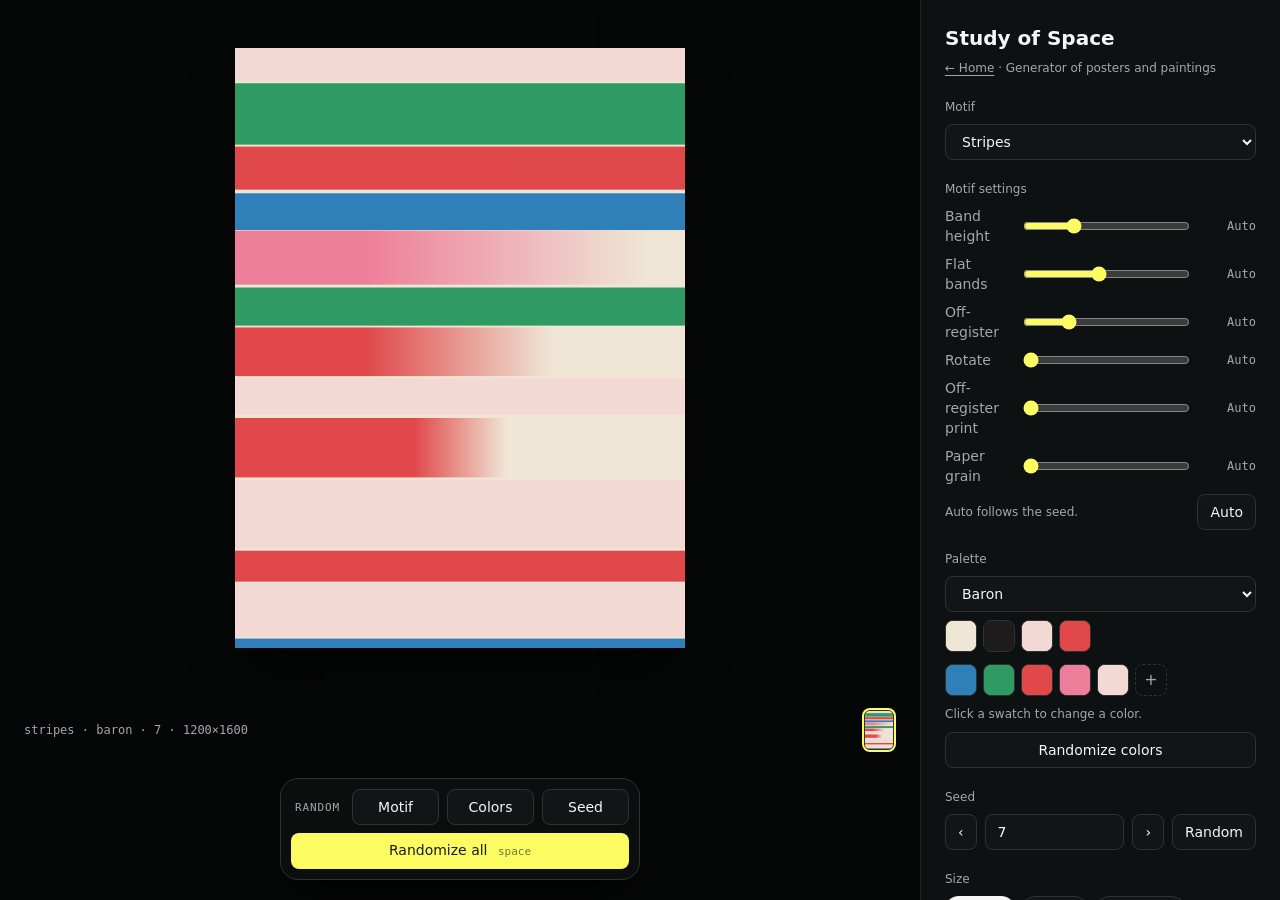
<file: generator/index.html>
<!doctype html>
<html lang="en">
<head>
  <meta charset="utf-8">
  <meta name="viewport" content="width=device-width, initial-scale=1">
  <title>Study of Space generator | Seeded poster and painting maker</title>
  <meta name="description" content="Make seeded SVG posters and paintings after Fangor, Kobro, Jarema and op art. 28 motifs, 83 palettes, sliders, SVG and PNG export.">
  <meta name="keywords" content="Polish poster school, Polska Szkola Plakatu, Wojciech Fangor, Fangor, op art, generative art, poster generator, SVG background generator, abstract background generator, geometric backgrounds, gradient backgrounds, Zamecznik, Stanczak, Lenica, Mlodozeniec, constructivism, halftone, moire, seeded generator, open source">
  <meta name="author" content="Dawid W">
  <meta name="robots" content="index, follow, max-image-preview:large">
  <meta name="theme-color" content="#000000">
  <meta name="color-scheme" content="dark">
  <link rel="canonical" href="https://studyofspace.gallery/generator/">
  <link rel="icon" href="../favicon.svg" type="image/svg+xml">
  <link rel="icon" href="../favicon-32.png" sizes="32x32" type="image/png">
  <link rel="apple-touch-icon" href="../apple-touch-icon.png">
  <meta property="og:type" content="website">
  <meta property="og:site_name" content="Study of Space">
  <meta property="og:locale" content="en_US">
  <meta property="og:title" content="Study of Space generator">
  <meta property="og:description" content="Make seeded SVG posters and paintings after Fangor, Kobro, Jarema and op art. 28 motifs, 83 palettes, sliders, SVG and PNG export.">
  <meta property="og:url" content="https://studyofspace.gallery/generator/">
  <meta property="og:image" content="https://studyofspace.gallery/og-image.png">
  <meta property="og:image:type" content="image/png">
  <meta property="og:image:width" content="1200">
  <meta property="og:image:height" content="630">
  <meta property="og:image:alt" content="A soft red disc ringed in black and blue on a pale ground, with the title Study of Space">
  <meta name="twitter:card" content="summary_large_image">
  <meta name="twitter:site" content="@dawidwu">
  <meta name="twitter:creator" content="@dawidwu">
  <meta name="twitter:title" content="Study of Space generator">
  <meta name="twitter:description" content="Make seeded SVG posters and paintings after Fangor, Kobro, Jarema and op art. 28 motifs, 83 palettes, sliders, SVG and PNG export.">
  <meta name="twitter:image" content="https://studyofspace.gallery/og-image.png">
  <meta name="twitter:image:alt" content="A soft red disc ringed in black and blue on a pale ground, with the title Study of Space">
  <link rel="stylesheet" href="style.css?v=202610052215">
</head>
<body>
  <div id="stage" class="app">
    <main class="preview-col">
      <div class="preview-wrap">
        <img id="preview" alt="Generated background">
      </div>
      <div class="meta">
        <span id="recipe" class="mono"></span>
        <div id="hist" class="hist"></div>
      </div>
    </main>

    <aside class="controls">
      <h1><a href="../" class="home" title="Back to the Study of Space home page">Study of Space</a></h1>
      <p class="hint" style="margin:-14px 0 0"><a href="../" class="back">&larr; Home</a> · Generator of posters and paintings</p>

      <div class="field" id="motif-field">
        <label class="lbl" for="motif">Motif</label>
        <select id="motif" class="control"></select>
      </div>

      <div class="field" id="opts-field" hidden>
        <span class="lbl">Motif settings</span>
        <div class="grid3 wide" id="opts-grid"></div>
        <div class="row between">
          <span class="hint">Auto follows the seed.</span>
          <button type="button" class="btn" id="optsAuto">Auto</button>
        </div>
      </div>

      <div class="field" id="grain-field" hidden>
        <label class="lbl" for="grain">Granularity</label>
        <div class="slider-row">
          <input type="range" id="grain" min="5" max="30" step="1" value="11">
          <span id="grainVal" class="mono val">Auto</span>
          <button type="button" class="btn" id="grainAuto">Auto</button>
        </div>
      </div>

      <div class="field">
        <label class="lbl" for="palette">Palette</label>
        <select id="palette" class="control"></select>
        <div class="sw" id="swatches" aria-label="Palette colors"></div>
        <div class="row between">
          <span class="hint">Click a swatch to change a color.</span>
          <button type="button" class="btn" id="resetColors" hidden>Reset</button>
        </div>
        <button type="button" class="btn" id="rollColors">Randomize colors</button>
      </div>

      <div class="field" id="wave-field" hidden>
        <span class="lbl">Waves</span>
        <div class="grid3 wide">
          <label for="amp">Height</label>
          <input type="range" id="amp" min="0.2" max="2.5" step="0.01" value="1">
          <span id="ampVal" class="mono val">Auto</span>
          <label for="wave">Length</label>
          <input type="range" id="wave" min="0.5" max="2.2" step="0.01" value="1">
          <span id="waveVal" class="mono val">Auto</span>
          <label for="soft">Softness</label>
          <input type="range" id="soft" min="0.2" max="2.5" step="0.01" value="1">
          <span id="softVal" class="mono val">Auto</span>
        </div>
        <div class="row between">
          <span class="hint">Drag the preview to move the waves.</span>
          <button type="button" class="btn" id="waveAuto">Auto</button>
        </div>
      </div>

      <div class="field" id="rotate-field" hidden>
        <span class="lbl">Rotate</span>
        <div class="slider-row">
          <input type="range" id="rot" min="0" max="360" step="1" value="0">
          <span id="rotVal" class="mono val">Auto</span>
          <button type="button" class="btn" id="rotAuto">Auto</button>
        </div>
      </div>

      <div class="field" id="size-field" hidden>
        <span class="lbl" id="sizeLbl">Circle</span>
        <div class="grid3">
          <label for="csize">Size</label>
          <input type="range" id="csize" min="0.5" max="1.5" step="0.01" value="1">
          <span id="csizeVal" class="mono val">Auto</span>
          <label for="cx">X</label>
          <input type="range" id="cx" min="0" max="1" step="0.005" value="0.5">
          <span id="cxVal" class="mono val">Auto</span>
          <label for="cy">Y</label>
          <input type="range" id="cy" min="0" max="1" step="0.005" value="0.5">
          <span id="cyVal" class="mono val">Auto</span>
        </div>
        <div class="row between">
          <span class="hint">Or drag the circle on the preview.</span>
          <button type="button" class="btn" id="csizeAuto">Auto</button>
        </div>
      </div>

      <div class="field">
        <label class="lbl" for="seed">Seed</label>
        <div class="row">
          <button type="button" class="btn" id="seedPrev" aria-label="Previous seed">‹</button>
          <input type="number" id="seed" class="control" min="0" max="999999" step="1" value="7">
          <button type="button" class="btn" id="seedNext" aria-label="Next seed">›</button>
          <button type="button" class="btn" id="seedRand">Random</button>
        </div>
      </div>

      <div class="field">
        <span class="lbl">Size</span>
        <div class="chips" id="sizes" role="group" aria-label="Size"></div>
        <div class="dims">
          <input type="number" id="w" class="control" min="200" max="4000" step="10" aria-label="Width">
          <span>×</span>
          <input type="number" id="h" class="control" min="200" max="4000" step="10" aria-label="Height">
        </div>
      </div>

      <div class="field">
        <span class="lbl">Randomize</span>
        <div class="checks">
          <label class="check"><input type="checkbox" id="lockMotif"> Lock motif</label>
          <label class="check"><input type="checkbox" id="lockPalette"> Lock palette</label>
          <label class="check"><input type="checkbox" id="randColors"> Random colors</label>
        </div>
        <div class="share-row">
          <button type="button" class="btn primary wide" id="copyLink">Copy link to this image</button>
          <button type="button" class="btn" id="shareLink" hidden>Share</button>
        </div>
        <div class="grid-actions">
          <button type="button" class="btn" id="dlSvg">SVG</button>
          <button type="button" class="btn" id="dlPng">PNG</button>
          <button type="button" class="btn" id="copyCmd">Command</button>
        </div>
        <div class="toast" id="toast" role="status"></div>
      </div>
    </aside>
  </div>

  <div class="dock" role="group" aria-label="Randomize">
    <div class="dock-row">
      <span class="dock-label">Random</span>
      <button type="button" class="btn" id="rndMotif">Motif</button>
      <button type="button" class="btn" id="rndColors">Colors</button>
      <button type="button" class="btn" id="rndSeed">Seed</button>
    </div>
    <button type="button" class="btn primary wide" id="rollAll">Randomize all <span class="kbd">space</span></button>
  </div>

  <script src="../poster-bg/scripts/gen.js?v=202610052215"></script>
  <script src="ui.js?v=202610052215"></script>
<script data-goatcounter="https://studyofspace.goatcounter.com/count" async src="https://gc.zgo.at/count.js"></script>
</body>
</html>
</file>
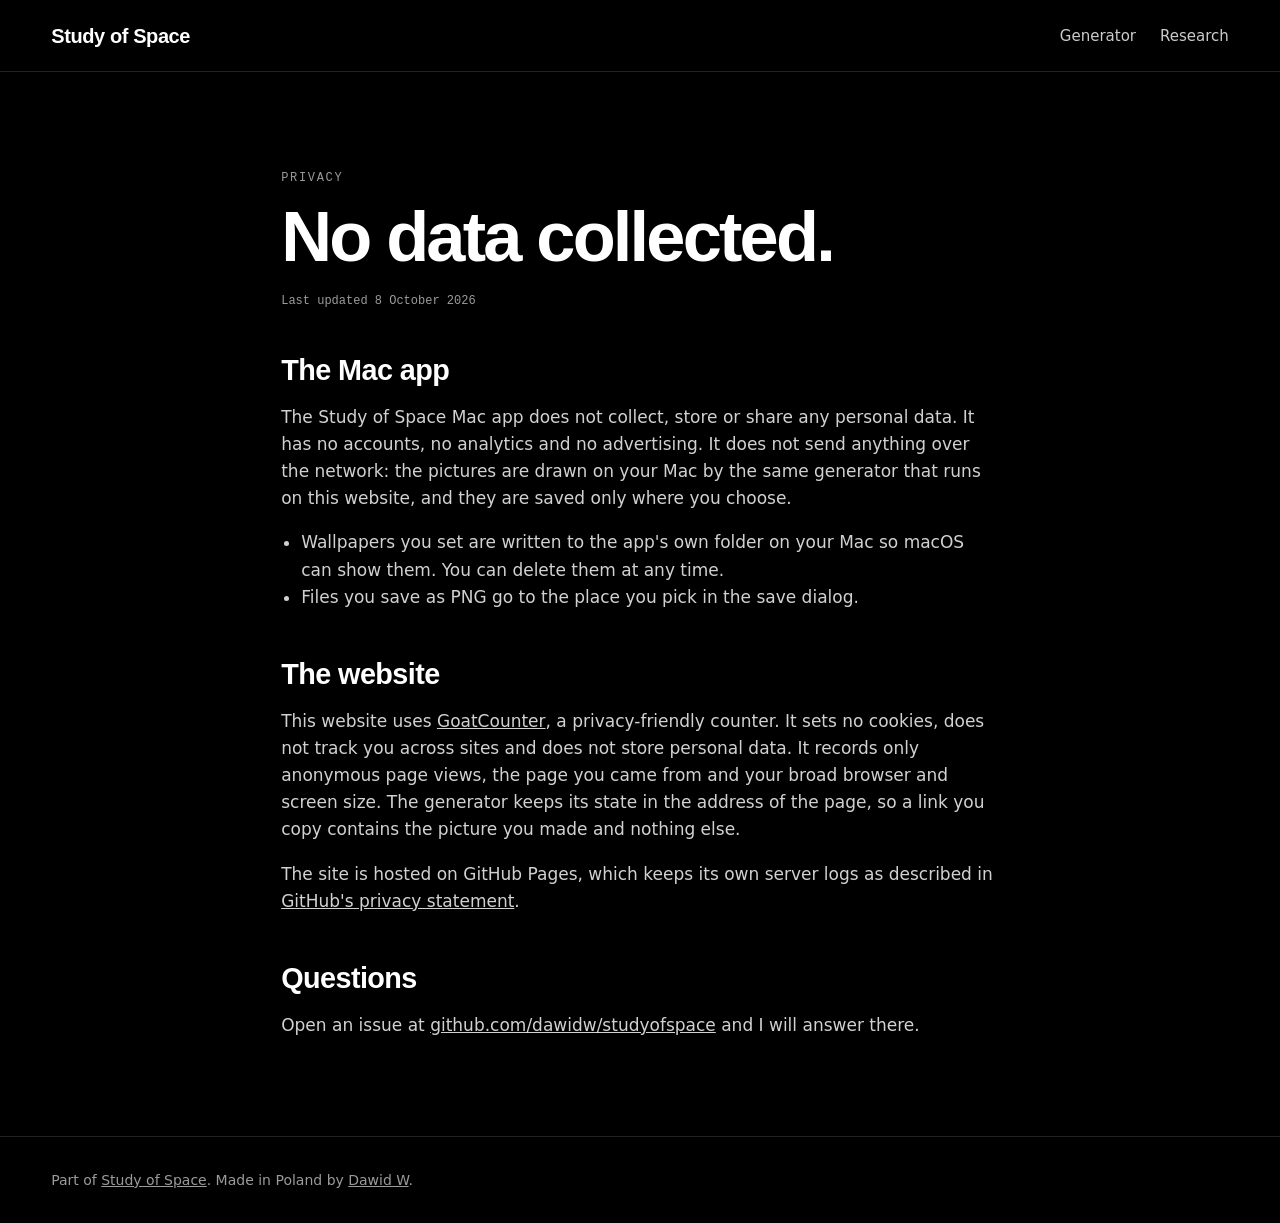
<file: privacy/index.html>
<!doctype html>
<html lang="en">
<head>
  <meta charset="utf-8">
  <meta name="viewport" content="width=device-width, initial-scale=1">
  <title>Privacy | Study of Space</title>
  <meta name="description" content="The Study of Space Mac app collects no data and makes no network requests. What the website measures and how.">
  <meta name="author" content="Dawid W">
  <meta name="robots" content="index, follow">
  <meta name="theme-color" content="#000000">
  <meta name="color-scheme" content="dark">
  <link rel="canonical" href="https://studyofspace.gallery/privacy/">
  <link rel="icon" href="../favicon.svg" type="image/svg+xml">
  <link rel="icon" href="../favicon-32.png" sizes="32x32" type="image/png">
  <link rel="apple-touch-icon" href="../apple-touch-icon.png">
  <meta property="og:type" content="website">
  <meta property="og:site_name" content="Study of Space">
  <meta property="og:title" content="Privacy | Study of Space">
  <meta property="og:description" content="The Mac app collects no data. The website uses cookieless analytics.">
  <meta property="og:url" content="https://studyofspace.gallery/privacy/">
  <meta property="og:image" content="https://studyofspace.gallery/og-image.png">
  <style>
    :root { --bg:#000; --fg:#fff; --muted:#9b9b9b; --line:#222; --card:#0b0b0b;
      --display:"Syne","Helvetica Neue",Arial,sans-serif; --body:"Instrument Sans",system-ui,-apple-system,"Segoe UI",sans-serif; --mono:"JetBrains Mono",ui-monospace,"SF Mono",Menlo,monospace;
      --gutter:clamp(20px,4vw,56px); color-scheme:dark; }
    * { box-sizing:border-box; }
    body { margin:0; background:var(--bg); color:var(--fg); font:17px/1.6 var(--body); -webkit-font-smoothing:antialiased; }
    a { color:inherit; }
    nav { display:flex; justify-content:space-between; align-items:center; padding:22px var(--gutter); border-bottom:1px solid var(--line); }
    .logo { font:800 20px/1 var(--display); letter-spacing:-.02em; text-decoration:none; white-space:nowrap; }
    nav a.link { font-size:15px; opacity:.8; text-decoration:none; margin-left:24px; }
    nav a.link:hover { opacity:1; }
    main { padding:clamp(48px,8vw,100px) var(--gutter) 80px; max-width:820px; margin:0 auto; }
    .eyebrow { font:500 12px/1 var(--mono); letter-spacing:.14em; text-transform:uppercase; color:var(--muted); margin-bottom:20px; }
    h1 { margin:0 0 24px; font:800 clamp(2.2rem,6vw,4.4rem)/.95 var(--display); letter-spacing:-.04em; }
    h2 { margin:48px 0 10px; font:800 clamp(1.3rem,2.6vw,1.8rem)/1.1 var(--display); letter-spacing:-.02em; }
    p, li { color:rgba(255,255,255,.82); }
    ul { padding-left: 20px; }
    .date { font:400 12px/1 var(--mono); color:var(--muted); }
    footer { padding:32px var(--gutter); border-top:1px solid var(--line); color:var(--muted); font-size:14px; }
  </style>
</head>
<body>
  <nav>
    <a class="logo" href="../">Study of Space</a>
    <span><a class="link" href="../generator/">Generator</a><a class="link" href="../research/">Research</a></span>
  </nav>
  <main>
    <div class="eyebrow">Privacy</div>
    <h1>No data collected.</h1>
    <p class="date">Last updated 8 October 2026</p>

    <h2>The Mac app</h2>
    <p>The Study of Space Mac app does not collect, store or share any personal data. It has no accounts, no analytics and no advertising. It does not send anything over the network: the pictures are drawn on your Mac by the same generator that runs on this website, and they are saved only where you choose.</p>
    <ul>
      <li>Wallpapers you set are written to the app's own folder on your Mac so macOS can show them. You can delete them at any time.</li>
      <li>Files you save as PNG go to the place you pick in the save dialog.</li>
    </ul>

    <h2>The website</h2>
    <p>This website uses <a href="https://www.goatcounter.com">GoatCounter</a>, a privacy-friendly counter. It sets no cookies, does not track you across sites and does not store personal data. It records only anonymous page views, the page you came from and your broad browser and screen size. The generator keeps its state in the address of the page, so a link you copy contains the picture you made and nothing else.</p>
    <p>The site is hosted on GitHub Pages, which keeps its own server logs as described in <a href="https://docs.github.com/en/site-policy/privacy-policies/github-general-privacy-statement">GitHub's privacy statement</a>.</p>

    <h2>Questions</h2>
    <p>Open an issue at <a href="https://github.com/dawidw/studyofspace/issues">github.com/dawidw/studyofspace</a> and I will answer there.</p>
  </main>
  <footer>Part of <a href="../">Study of Space</a>. Made in Poland by <a href="https://x.com/dawidwu">Dawid W</a>.</footer>
</body>
</html>
</file>
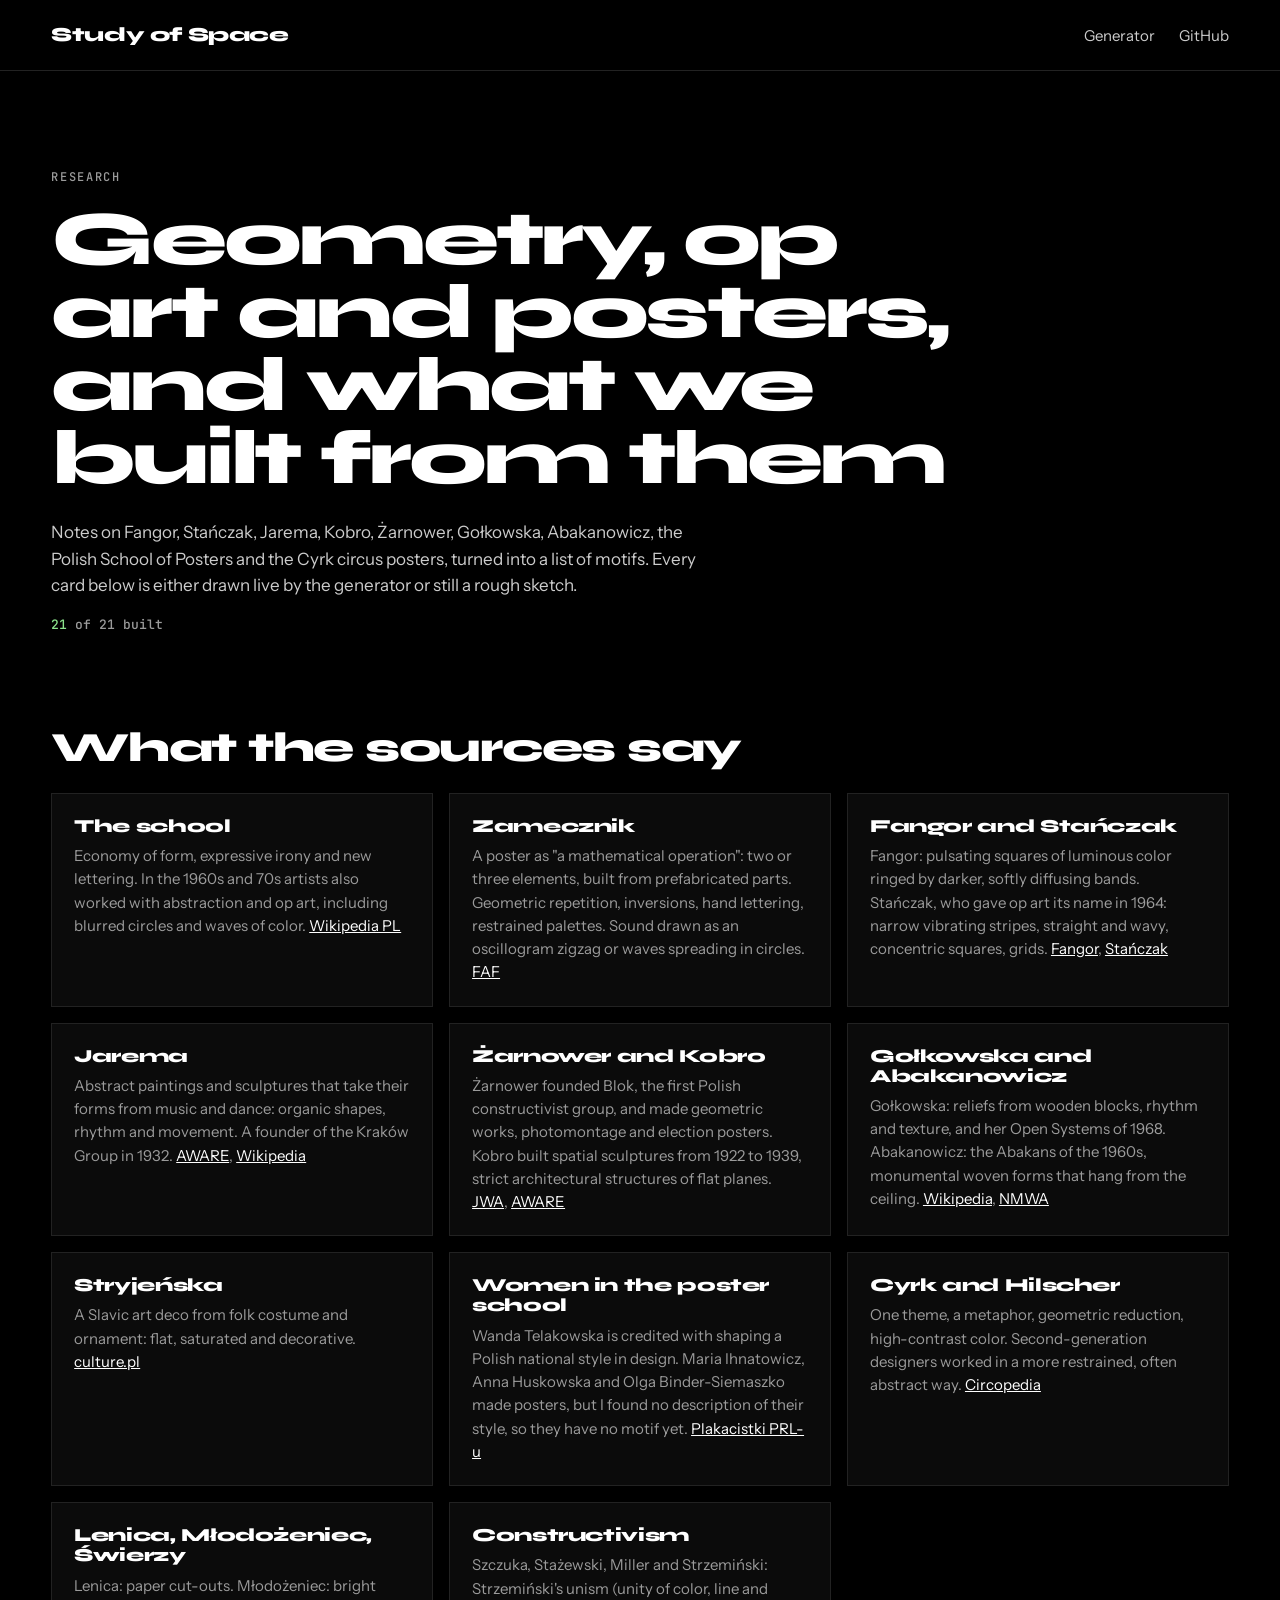
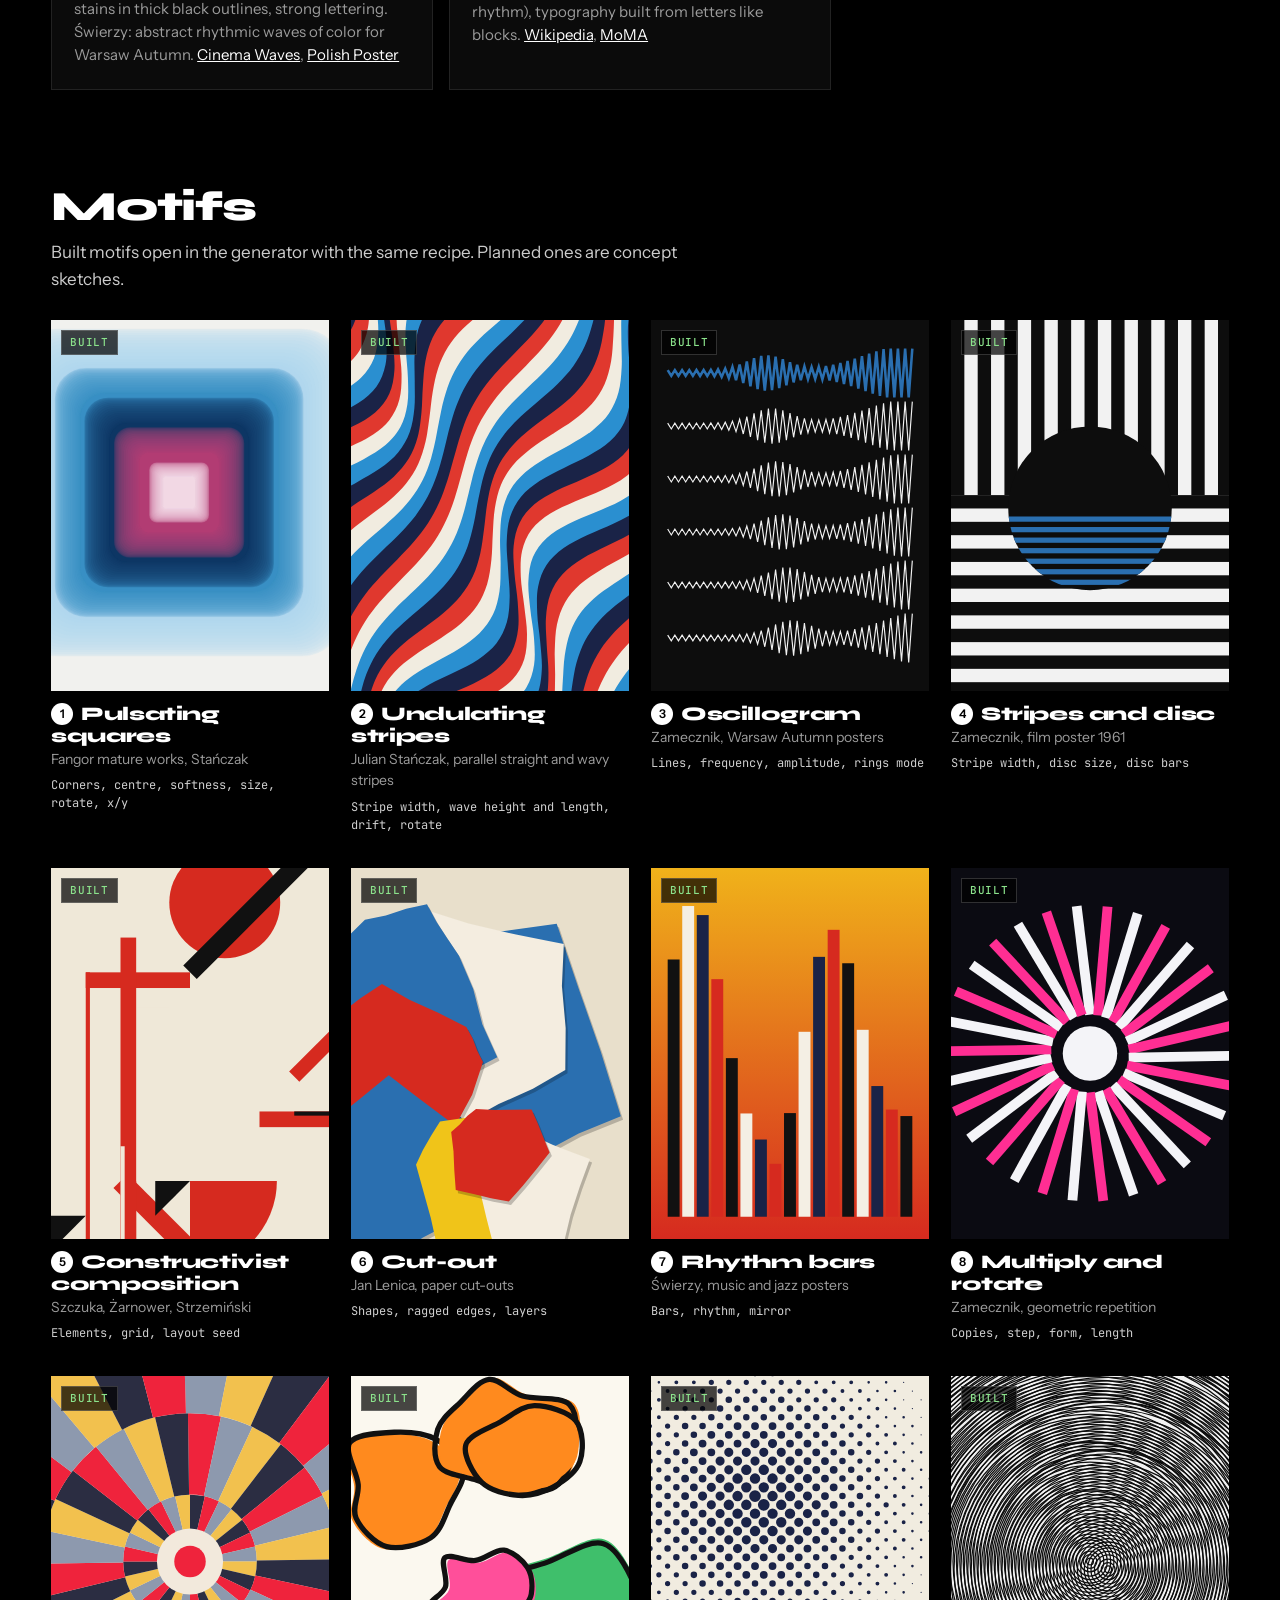
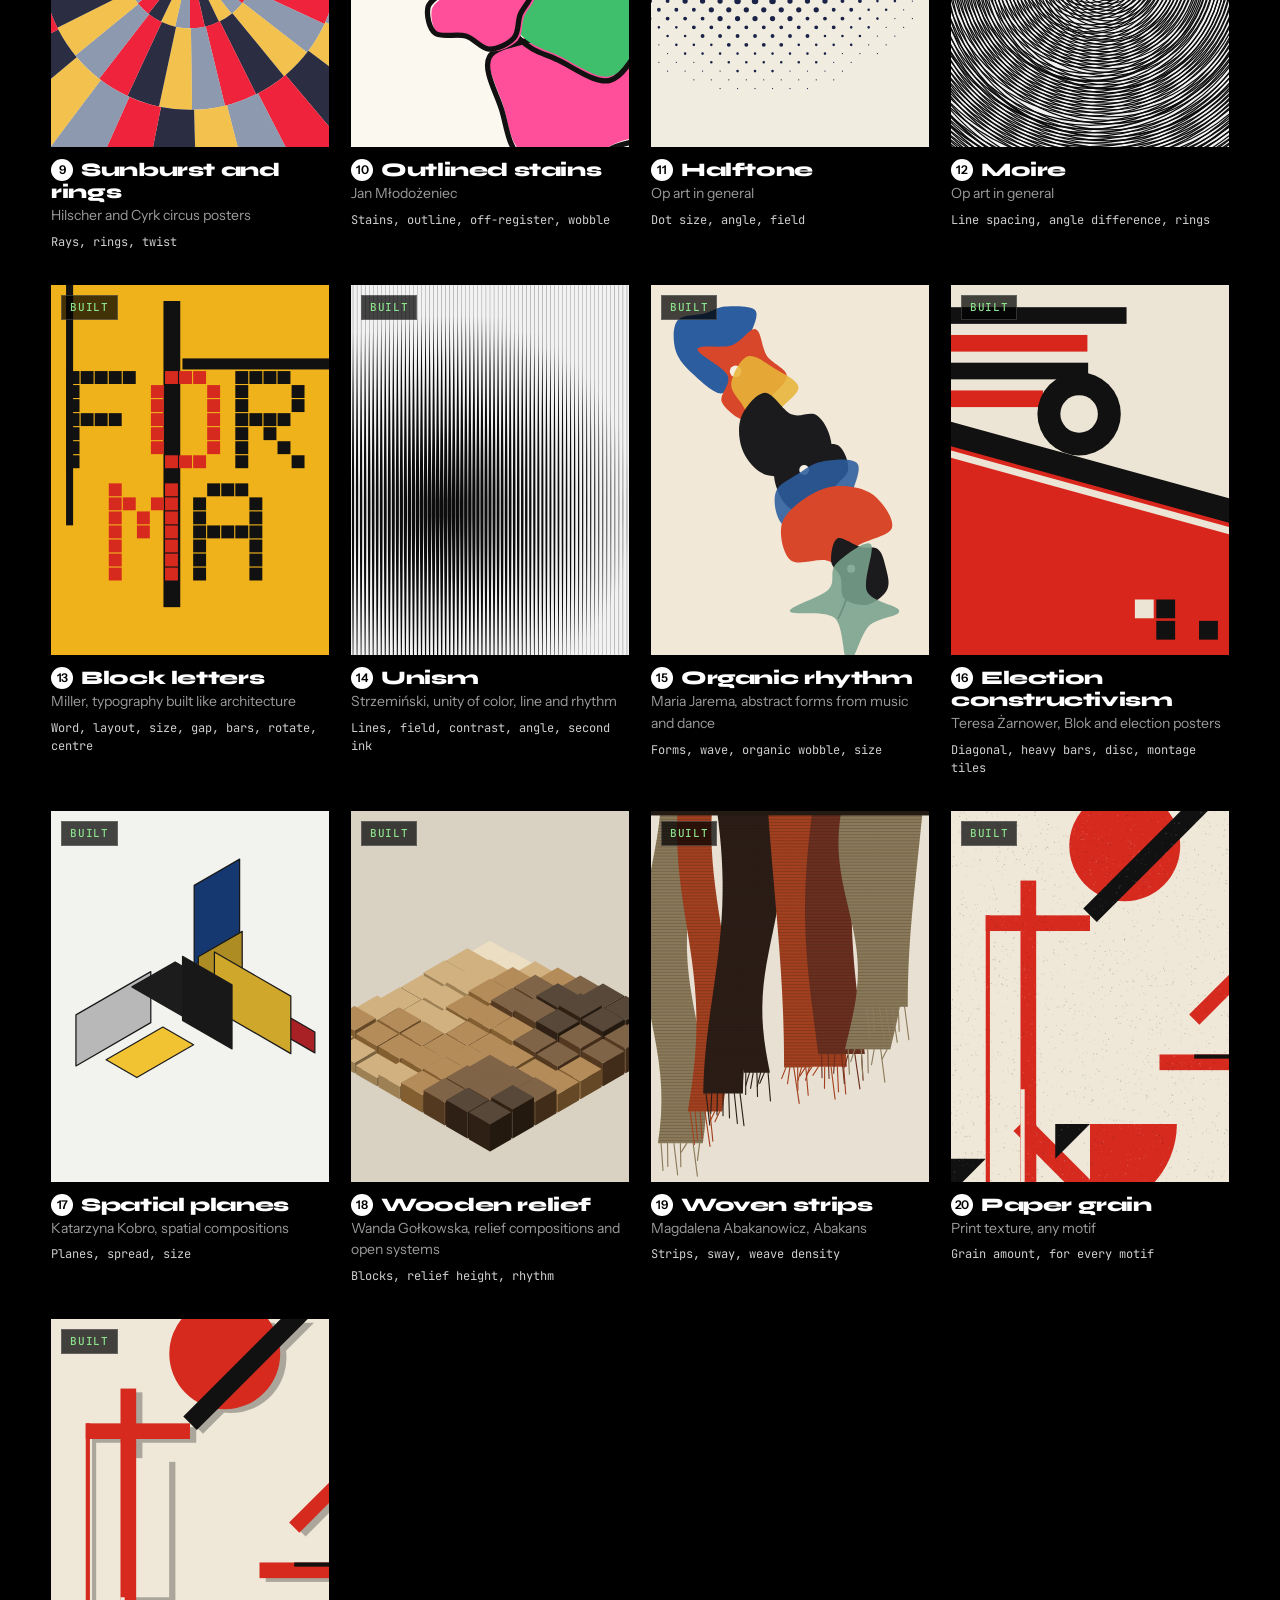
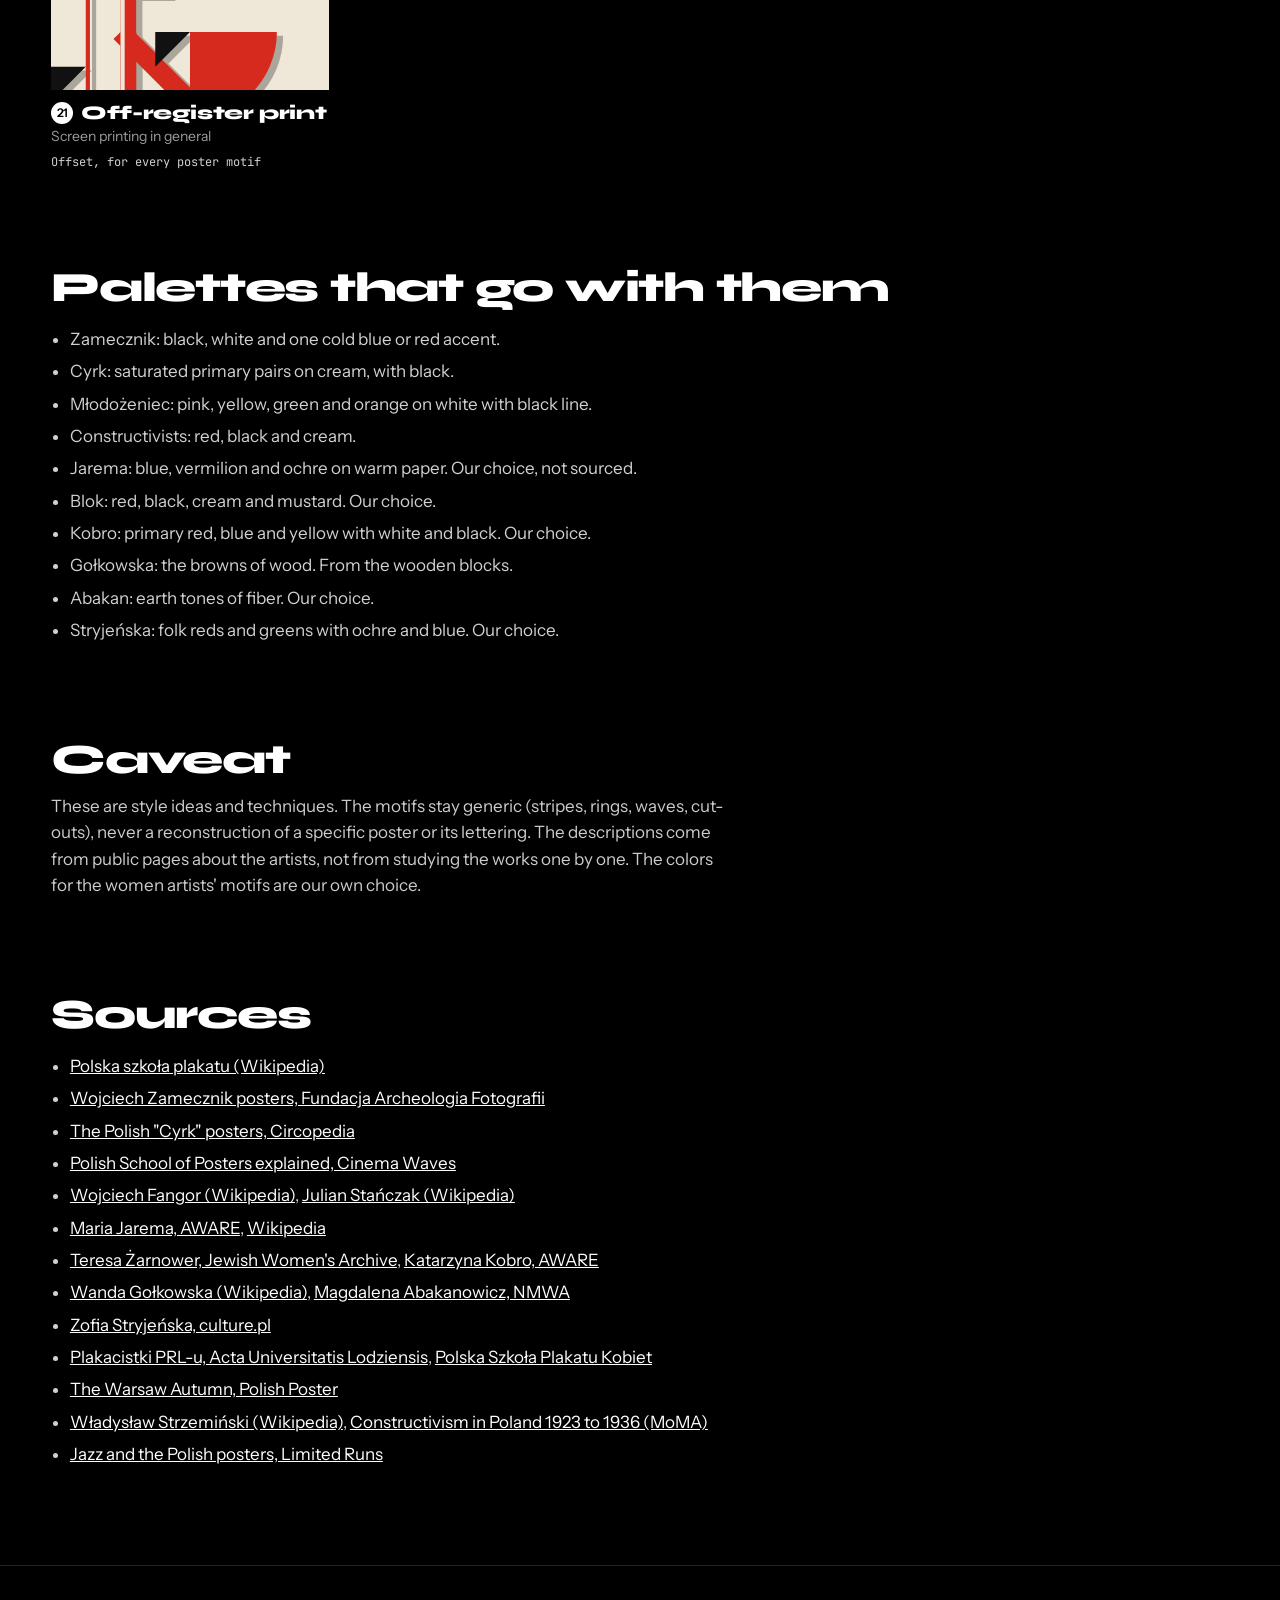
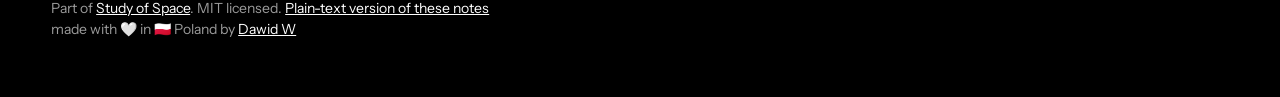
<file: research/index.html>
<!doctype html>
<html lang="en">
<head>
  <meta charset="utf-8">
  <meta name="viewport" content="width=device-width, initial-scale=1">
  <title>Research: geometry, op art and posters | Study of Space</title>
  <meta name="description" content="Notes on Fangor, Stańczak, Jarema, Kobro, Żarnower, Gołkowska, Abakanowicz and the Polish poster school, and the generator motifs they inspired. With sources.">
  <meta name="keywords" content="Polish poster school, Polska Szkola Plakatu, Wojciech Fangor, Fangor, op art, generative art, poster generator, SVG background generator, abstract background generator, geometric backgrounds, gradient backgrounds, Zamecznik, Stanczak, Lenica, Mlodozeniec, constructivism, halftone, moire, seeded generator, open source">
  <meta name="author" content="Dawid W">
  <meta name="robots" content="index, follow, max-image-preview:large">
  <meta name="theme-color" content="#000000">
  <meta name="color-scheme" content="dark">
  <link rel="canonical" href="https://studyofspace.gallery/research/">
  <link rel="icon" href="../favicon.svg" type="image/svg+xml">
  <link rel="icon" href="../favicon-32.png" sizes="32x32" type="image/png">
  <link rel="apple-touch-icon" href="../apple-touch-icon.png">
  <meta property="og:type" content="website">
  <meta property="og:site_name" content="Study of Space">
  <meta property="og:locale" content="en_US">
  <meta property="og:title" content="Geometry, op art and posters, and what we built from them">
  <meta property="og:description" content="Notes on Fangor, Stańczak, Jarema, Kobro, Żarnower, Gołkowska, Abakanowicz and the Polish poster school, and the generator motifs they inspired. With sources.">
  <meta property="og:url" content="https://studyofspace.gallery/research/">
  <meta property="og:image" content="https://studyofspace.gallery/og-image.png">
  <meta property="og:image:type" content="image/png">
  <meta property="og:image:width" content="1200">
  <meta property="og:image:height" content="630">
  <meta property="og:image:alt" content="A soft red disc ringed in black and blue on a pale ground, with the title Study of Space">
  <meta name="twitter:card" content="summary_large_image">
  <meta name="twitter:site" content="@dawidwu">
  <meta name="twitter:creator" content="@dawidwu">
  <meta name="twitter:title" content="Geometry, op art and posters, and what we built from them">
  <meta name="twitter:description" content="Notes on Fangor, Stańczak, Jarema, Kobro, Żarnower, Gołkowska, Abakanowicz and the Polish poster school, and the generator motifs they inspired. With sources.">
  <meta name="twitter:image" content="https://studyofspace.gallery/og-image.png">
  <meta name="twitter:image:alt" content="A soft red disc ringed in black and blue on a pale ground, with the title Study of Space">
  <link rel="preconnect" href="https://fonts.googleapis.com">
  <link rel="preconnect" href="https://fonts.gstatic.com" crossorigin>
  <link rel="stylesheet" href="https://fonts.googleapis.com/css2?family=Syne:wght@600;800&family=JetBrains+Mono:wght@400;500&family=Instrument+Sans:wght@400;500;600&display=swap">
  <style>
    :root { --bg:#000; --fg:#fff; --muted:#9b9b9b; --line:#222; --card:#0b0b0b; --ok:#8be28b; --soon:#f2c14e;
      --display:"Syne","Helvetica Neue",Arial,sans-serif; --body:"Instrument Sans",system-ui,-apple-system,"Segoe UI",sans-serif; --mono:"JetBrains Mono",ui-monospace,Menlo,Consolas,monospace;
      --gutter:clamp(20px,4vw,56px); color-scheme:dark; }
    * { box-sizing:border-box; }
    body { margin:0; background:var(--bg); color:var(--fg); font:17px/1.55 var(--body); -webkit-font-smoothing:antialiased; }
    a { color:inherit; }
    :focus-visible { outline:2px solid var(--fg); outline-offset:3px; }
    .mono { font-family:var(--mono); }
    nav { display:flex; justify-content:space-between; align-items:center; padding:22px var(--gutter); border-bottom:1px solid var(--line); }
    .logo { font:800 20px/1 var(--display); letter-spacing:-.02em; text-decoration:none; white-space:nowrap; }
    @media (max-width:520px) { .logo { font-size:17px; } nav a.link { margin-left:16px; } }
    nav a.link { font-size:15px; opacity:.8; text-decoration:none; margin-left:24px; }
    nav a.link:hover { opacity:1; }
    main { padding:clamp(48px,8vw,100px) var(--gutter) 80px; max-width:1280px; margin:0 auto; }
    .eyebrow { font:500 12px/1 var(--mono); letter-spacing:.14em; text-transform:uppercase; color:var(--muted); margin-bottom:20px; }
    h1 { margin:0; font:800 clamp(2.2rem,6vw,5.5rem)/.95 var(--display); letter-spacing:-.04em; text-wrap:balance; }
    h2 { margin:clamp(56px,8vw,96px) 0 12px; font:800 clamp(1.6rem,3.4vw,2.6rem)/1 var(--display); letter-spacing:-.03em; }
    .lede { max-width:680px; color:rgba(255,255,255,.8); margin:24px 0 0; }
    .count { margin-top:20px; font:500 13px/1 var(--mono); color:var(--muted); }
    .count b { color:var(--ok); font-weight:500; }
    .facts { display:grid; grid-template-columns:repeat(auto-fit,minmax(min(100%,340px),1fr)); gap:16px; margin-top:24px; }
    .fact { border:1px solid var(--line); background:var(--card); padding:22px; }
    .fact h3 { margin:0 0 8px; font:800 1.15rem/1.1 var(--display); letter-spacing:-.02em; }
    .fact p { margin:0; color:var(--muted); font-size:15px; }
    .fact a { color:var(--fg); }
    .grid { display:grid; grid-template-columns:repeat(auto-fill,minmax(min(100%,270px),1fr)); gap:34px 22px; margin-top:28px; }
    figure { margin:0; }
    .shot { display:block; position:relative; aspect-ratio:3/4; background:var(--card); overflow:hidden; }
    .shot svg, .shot img { display:block; width:100%; height:100%; object-fit:cover; transition:transform .8s cubic-bezier(.2,.7,.2,1); }
    a.shot:hover img { transform:scale(1.05); }
    .badge { position:absolute; left:10px; top:10px; font:500 11px/1 var(--mono); letter-spacing:.06em; text-transform:uppercase; padding:6px 8px; background:rgba(0,0,0,.72); color:var(--soon); border:1px solid rgba(255,255,255,.18); }
    .badge.built { color:var(--ok); }
    figcaption b { display:block; margin-top:12px; font:800 1.2rem/1.15 var(--display); letter-spacing:-.02em; }
    .n { display:inline-block; width:22px; height:22px; border-radius:50%; background:var(--fg); color:#000; text-align:center; font:600 12px/22px var(--body); margin-right:8px; vertical-align:2px; }
    .src { color:var(--muted); font-size:14px; margin-top:2px; }
    .ctl { font:400 12px/1.5 var(--mono); color:#cfcfcf; margin-top:6px; }
    ul.plain { padding-left:1.1em; color:rgba(255,255,255,.82); max-width:760px; }
    ul.plain li { margin:6px 0; }
    .src-list a { color:var(--fg); }
    footer { border-top:1px solid var(--line); padding:32px var(--gutter) 56px; color:var(--muted); font-size:14px; }
    footer a { color:var(--fg); }
  </style>
</head>
<body>
  <nav>
    <a class="logo" href="../">Study of Space</a>
    <div><a class="link" href="../generator/">Generator</a><a class="link" href="https://github.com/dawidw/studyofspace">GitHub</a></div>
  </nav>
  <main>
    <div class="eyebrow">Research</div>
    <h1>Geometry, op art and posters, and what we built from them</h1>
    <p class="lede">Notes on Fangor, Stańczak, Jarema, Kobro, Żarnower, Gołkowska, Abakanowicz, the Polish School of Posters and the Cyrk circus posters, turned into a list of motifs. Every card below is either drawn live by the generator or still a rough sketch.</p>
    <div class="count" id="count"></div>

    <h2>What the sources say</h2>
    <div class="facts">
      <div class="fact"><h3>The school</h3><p>Economy of form, expressive irony and new lettering. In the 1960s and 70s artists also worked with abstraction and op art, including blurred circles and waves of color. <a href="https://pl.wikipedia.org/wiki/Polska_szko%C5%82a_plakatu">Wikipedia PL</a></p></div>
      <div class="fact"><h3>Zamecznik</h3><p>A poster as "a mathematical operation": two or three elements, built from prefabricated parts. Geometric repetition, inversions, hand lettering, restrained palettes. Sound drawn as an oscillogram zigzag or waves spreading in circles. <a href="https://faf.org.pl/galleries/wojciech-zamecznik/creativity/posters/?lang=en">FAF</a></p></div>
      <div class="fact"><h3>Fangor and Stańczak</h3><p>Fangor: pulsating squares of luminous color ringed by darker, softly diffusing bands. Stańczak, who gave op art its name in 1964: narrow vibrating stripes, straight and wavy, concentric squares, grids. <a href="https://en.wikipedia.org/wiki/Wojciech_Fangor">Fangor</a>, <a href="https://en.wikipedia.org/wiki/Julian_Stanczak">Stańczak</a></p></div>
      <div class="fact"><h3>Jarema</h3><p>Abstract paintings and sculptures that take their forms from music and dance: organic shapes, rhythm and movement. A founder of the Kraków Group in 1932. <a href="https://awarewomenartists.com/en/artiste/maria-jarema/">AWARE</a>, <a href="https://en.wikipedia.org/wiki/Maria_Jarema">Wikipedia</a></p></div>
      <div class="fact"><h3>Żarnower and Kobro</h3><p>Żarnower founded Blok, the first Polish constructivist group, and made geometric works, photomontage and election posters. Kobro built spatial sculptures from 1922 to 1939, strict architectural structures of flat planes. <a href="https://jwa.org/encyclopedia/article/zarnower-teresa">JWA</a>, <a href="https://awarewomenartists.com/en/artiste/katarzyna-kobro/">AWARE</a></p></div>
      <div class="fact"><h3>Gołkowska and Abakanowicz</h3><p>Gołkowska: reliefs from wooden blocks, rhythm and texture, and her Open Systems of 1968. Abakanowicz: the Abakans of the 1960s, monumental woven forms that hang from the ceiling. <a href="https://en.wikipedia.org/wiki/Wanda_Go%C5%82kowska">Wikipedia</a>, <a href="https://nmwa.org/art/artists/magdalena-abakanowicz/">NMWA</a></p></div>
      <div class="fact"><h3>Stryjeńska</h3><p>A Slavic art deco from folk costume and ornament: flat, saturated and decorative. <a href="https://culture.pl/en/artist/zofia-stryjenska">culture.pl</a></p></div>
      <div class="fact"><h3>Women in the poster school</h3><p>Wanda Telakowska is credited with shaping a Polish national style in design. Maria Ihnatowicz, Anna Huskowska and Olga Binder-Siemaszko made posters, but I found no description of their style, so they have no motif yet. <a href="https://czasopisma.uni.lodz.pl/sociologica/article/view/13205">Plakacistki PRL-u</a></p></div>
      <div class="fact"><h3>Cyrk and Hilscher</h3><p>One theme, a metaphor, geometric reduction, high-contrast color. Second-generation designers worked in a more restrained, often abstract way. <a href="https://www.circopedia.org/The_Polish_%22Cyrk%22_Posters">Circopedia</a></p></div>
      <div class="fact"><h3>Lenica, Młodożeniec, Świerzy</h3><p>Lenica: paper cut-outs. Młodożeniec: bright stains in thick black outlines, strong lettering. Świerzy: abstract rhythmic waves of color for Warsaw Autumn. <a href="https://cinemawavesblog.com/film-blog/polish-school-of-posters-explained/">Cinema Waves</a>, <a href="https://polishposter.com/3817-the-warsaw-autumn-polish-poster.html">Polish Poster</a></p></div>
      <div class="fact"><h3>Constructivism</h3><p>Szczuka, Stażewski, Miller and Strzemiński: Strzemiński's unism (unity of color, line and rhythm), typography built from letters like blocks. <a href="https://en.wikipedia.org/wiki/W%C5%82adys%C5%82aw_Strzemi%C5%84ski">Wikipedia</a>, <a href="https://www.moma.org/docs/press_archives/5347/releases/MOMA_1976_0006_6.pdf">MoMA</a></p></div>
    </div>

    <h2>Motifs</h2>
    <p class="lede" style="margin-top:0">Built motifs open in the generator with the same recipe. Planned ones are concept sketches.</p>
    <div class="grid" id="grid"></div>

    <h2>Palettes that go with them</h2>
    <ul class="plain">
      <li>Zamecznik: black, white and one cold blue or red accent.</li>
      <li>Cyrk: saturated primary pairs on cream, with black.</li>
      <li>Młodożeniec: pink, yellow, green and orange on white with black line.</li>
      <li>Constructivists: red, black and cream.</li>
      <li>Jarema: blue, vermilion and ochre on warm paper. Our choice, not sourced.</li>
      <li>Blok: red, black, cream and mustard. Our choice.</li>
      <li>Kobro: primary red, blue and yellow with white and black. Our choice.</li>
      <li>Gołkowska: the browns of wood. From the wooden blocks.</li>
      <li>Abakan: earth tones of fiber. Our choice.</li>
      <li>Stryjeńska: folk reds and greens with ochre and blue. Our choice.</li>
    </ul>

    <h2>Caveat</h2>
    <p class="lede" style="margin-top:0">These are style ideas and techniques. The motifs stay generic (stripes, rings, waves, cut-outs), never a reconstruction of a specific poster or its lettering. The descriptions come from public pages about the artists, not from studying the works one by one. The colors for the women artists' motifs are our own choice.</p>

    <h2>Sources</h2>
    <ul class="plain src-list">
      <li><a href="https://pl.wikipedia.org/wiki/Polska_szko%C5%82a_plakatu">Polska szkoła plakatu (Wikipedia)</a></li>
      <li><a href="https://faf.org.pl/galleries/wojciech-zamecznik/creativity/posters/?lang=en">Wojciech Zamecznik posters, Fundacja Archeologia Fotografii</a></li>
      <li><a href="https://www.circopedia.org/The_Polish_%22Cyrk%22_Posters">The Polish "Cyrk" posters, Circopedia</a></li>
      <li><a href="https://cinemawavesblog.com/film-blog/polish-school-of-posters-explained/">Polish School of Posters explained, Cinema Waves</a></li>
      <li><a href="https://en.wikipedia.org/wiki/Wojciech_Fangor">Wojciech Fangor (Wikipedia)</a>, <a href="https://en.wikipedia.org/wiki/Julian_Stanczak">Julian Stańczak (Wikipedia)</a></li>
      <li><a href="https://awarewomenartists.com/en/artiste/maria-jarema/">Maria Jarema, AWARE</a>, <a href="https://en.wikipedia.org/wiki/Maria_Jarema">Wikipedia</a></li>
      <li><a href="https://jwa.org/encyclopedia/article/zarnower-teresa">Teresa Żarnower, Jewish Women's Archive</a>, <a href="https://awarewomenartists.com/en/artiste/katarzyna-kobro/">Katarzyna Kobro, AWARE</a></li>
      <li><a href="https://en.wikipedia.org/wiki/Wanda_Go%C5%82kowska">Wanda Gołkowska (Wikipedia)</a>, <a href="https://nmwa.org/art/artists/magdalena-abakanowicz/">Magdalena Abakanowicz, NMWA</a></li>
      <li><a href="https://culture.pl/en/artist/zofia-stryjenska">Zofia Stryjeńska, culture.pl</a></li>
      <li><a href="https://czasopisma.uni.lodz.pl/sociologica/article/view/13205">Plakacistki PRL-u, Acta Universitatis Lodziensis</a>, <a href="https://poznanartweek.com/wydarzenia-wystawy/polska-szkola-plakatu-kobiet/">Polska Szkoła Plakatu Kobiet</a></li>
      <li><a href="https://polishposter.com/3817-the-warsaw-autumn-polish-poster.html">The Warsaw Autumn, Polish Poster</a></li>
      <li><a href="https://en.wikipedia.org/wiki/W%C5%82adys%C5%82aw_Strzemi%C5%84ski">Władysław Strzemiński (Wikipedia)</a>, <a href="https://www.moma.org/docs/press_archives/5347/releases/MOMA_1976_0006_6.pdf">Constructivism in Poland 1923 to 1936 (MoMA)</a></li>
      <li><a href="https://www.limitedruns.com/blog/rock-gig/jazz-and-the-polish-posters/">Jazz and the Polish posters, Limited Runs</a></li>
    </ul>
  </main>
  <footer>Part of <a href="../">Study of Space</a>. MIT licensed. <a href="https://github.com/dawidw/studyofspace/blob/main/docs/motif-research.md">Plain-text version of these notes</a><br><span class="made">made with 🤍 in 🇵🇱 Poland by <a href="https://x.com/dawidwu" target="_blank" rel="noopener">Dawid W</a></span></footer>

  <script src="../poster-bg/scripts/gen.js?v=202610050030"></script>
  <script>
    const uri = s => "data:image/svg+xml;charset=utf-8," + encodeURIComponent(s);
    const sk = {
      squares: () => `<rect width="300" height="400" fill="#ede6d8"/><rect x="40" y="90" width="220" height="220" rx="10" fill="#c8283a"/><rect x="70" y="120" width="160" height="160" rx="8" fill="#1a2347"/><rect x="104" y="154" width="92" height="92" rx="6" fill="#2a8fd0"/><rect x="132" y="182" width="36" height="36" fill="#f4eee0"/>`,
      stripewave: () => { let s = '<rect width="300" height="400" fill="#f1ece0"/>'; const c = ['#1a2347', '#e0382e', '#f1ece0', '#2a8fd0']; for (let i = -4; i < 22; i++) { let d = 'M-20 ' + i * 22; for (let x = -20; x <= 320; x += 10) d += `L${x} ${i * 22 + Math.sin(x / 38 + i * .05) * 26}`; d += `L320 ${i * 22 + 22}`; for (let x = 320; x >= -20; x -= 10) d += `L${x} ${i * 22 + 22 + Math.sin(x / 38 + i * .05) * 26}`; s += `<path d="${d}Z" fill="${c[((i % 4) + 4) % 4]}"/>`; } return s; },
      scope: () => { let s = '<rect width="300" height="400" fill="#050505"/>'; for (let k = 0; k < 9; k++) { const y = 60 + k * 36, a = (k % 3) * 10 + 8; let d = ''; for (let x = 10; x <= 290; x += 8) d += (x == 10 ? 'M' : 'L') + x + ' ' + (y + ((x / 8) % 2 ? 1 : -1) * a * Math.sin((x - 10) / 280 * Math.PI)); s += `<path d="${d}" fill="none" stroke="${k == 5 ? '#e0382e' : '#f4f4f4'}" stroke-width="${k == 5 ? 3 : 1.5}"/>`; } return s; },
      stripedisc: () => { let s = '<rect width="300" height="400" fill="#f4f4f4"/>'; for (let x = 0; x < 300; x += 20) s += `<rect x="${x}" width="10" height="200" fill="#111"/>`; for (let y = 200; y < 400; y += 20) s += `<rect y="${y}" width="300" height="10" fill="#111"/>`; return s + '<circle cx="150" cy="200" r="92" fill="#111"/>'; },
      construct: () => `<rect width="300" height="400" fill="#efe8d8"/><rect x="30" y="40" width="240" height="40" fill="#111"/><rect x="30" y="100" width="40" height="260" fill="#d62a1f"/><circle cx="190" cy="230" r="80" fill="#d62a1f"/><polygon points="90,360 270,150 270,175 110,360" fill="#111"/>`,
      cutout: () => `<rect width="300" height="400" fill="#e8dfcb"/><polygon points="40,320 70,120 160,70 250,130 230,280 130,350" fill="#1a1a1a"/><polygon points="95,300 120,170 190,140 235,210 200,290" fill="#d62a1f"/><polygon points="140,250 160,190 205,185 210,235" fill="#f0c419"/>`,
      bars: () => { let s = '<rect width="300" height="400" fill="#f0b21a"/>'; for (let i = 0; i < 14; i++) { const h = 60 + Math.abs(Math.sin(i * .55)) * 230; s += `<rect x="${14 + i * 20}" y="${390 - h}" width="14" height="${h}" fill="${['#111', '#f4efe4', '#1a2347'][i % 3]}"/>`; } return s; },
      rotor: () => { let s = '<rect width="300" height="400" fill="#101010"/><g transform="translate(150 200)">'; for (let i = 0; i < 16; i++) s += `<rect x="-6" y="-150" width="12" height="90" fill="${i % 2 ? '#f4f4f4' : '#d62a1f'}" transform="rotate(${i * 22.5})"/>`; return s + '</g>'; },
      sunburst: () => { let s = '<rect width="300" height="400" fill="#f1ead8"/><g transform="translate(150 200)">'; const c = ['#d62a1f', '#f1ead8', '#1a2347', '#f0c419']; for (let i = 0; i < 24; i++) { const a = i * 15 * Math.PI / 180, b = (i + 1) * 15 * Math.PI / 180; s += `<path d="M0 0L${Math.cos(a) * 260} ${Math.sin(a) * 260}L${Math.cos(b) * 260} ${Math.sin(b) * 260}Z" fill="${c[i % 4]}"/>`; } return s + '<circle r="72" fill="#d62a1f"/><circle r="22" fill="#f0c419"/></g>'; },
      outline: () => `<rect width="300" height="400" fill="#fbf8ef"/><path d="M60 150C40 90 120 60 170 90C230 70 250 150 220 190C250 250 190 300 130 280C80 300 30 230 60 150Z" fill="#ff4f9a" stroke="#111" stroke-width="10" transform="translate(8 6)"/><path d="M60 150C40 90 120 60 170 90C230 70 250 150 220 190C250 250 190 300 130 280C80 300 30 230 60 150Z" fill="none" stroke="#111" stroke-width="10"/>`,
      halftone: () => { let s = '<rect width="300" height="400" fill="#f4efe4"/>'; for (let y = 10; y < 400; y += 18) for (let x = 10; x < 300; x += 18) { const d = Math.hypot(x - 150, y - 200) / 220; s += `<circle cx="${x}" cy="${y}" r="${Math.max(.5, 8 * (1 - d))}" fill="#111"/>`; } return s; },
      moire: () => { let s = '<rect width="300" height="400" fill="#f4efe4"/><g stroke="#111" stroke-width="1.2">'; for (let x = 0; x < 300; x += 7) s += `<line x1="${x}" y1="0" x2="${x}" y2="400"/>`; s += '</g><g stroke="#111" stroke-width="1.2" transform="rotate(4 150 200)">'; for (let x = -20; x < 320; x += 7) s += `<line x1="${x}" y1="-20" x2="${x}" y2="420"/>`; return s + '</g>'; },
    };
    /* motif: generator motif name (card goes live when gen.js has it); pal/seed: the recipe shown */
    const ITEMS = [
      { name: "Pulsating squares", src: "Fangor mature works, Stańczak", ctl: "Corners, centre, softness, size, rotate, x/y", sk: "squares", motif: "squares", pal: "soft_orchid", seed: 7 },
      { name: "Undulating stripes", src: "Julian Stańczak, parallel straight and wavy stripes", ctl: "Stripe width, wave height and length, drift, rotate", sk: "stripewave", motif: "stripewave", pal: "stanczak", seed: 2 },
      { name: "Oscillogram", src: "Zamecznik, Warsaw Autumn posters", ctl: "Lines, frequency, amplitude, rings mode", sk: "scope", motif: "scope", pal: "zamecznik", seed: 7 },
      { name: "Stripes and disc", src: "Zamecznik, film poster 1961", ctl: "Stripe width, disc size, disc bars", sk: "stripedisc", motif: "stripedisc", pal: "zamecznik", seed: 2 },
      { name: "Constructivist composition", src: "Szczuka, Żarnower, Strzemiński", ctl: "Elements, grid, layout seed", sk: "construct", motif: "construct", pal: "konstruktywizm", seed: 5 },
      { name: "Cut-out", src: "Jan Lenica, paper cut-outs", ctl: "Shapes, ragged edges, layers", sk: "cutout", motif: "cutout", pal: "lenica", seed: 4 },
      { name: "Rhythm bars", src: "Świerzy, music and jazz posters", ctl: "Bars, rhythm, mirror", sk: "bars", motif: "bars", pal: "jazz", seed: 6 },
      { name: "Multiply and rotate", src: "Zamecznik, geometric repetition", ctl: "Copies, step, form, length", sk: "rotor", motif: "rotor", pal: "neon", seed: 2 },
      { name: "Sunburst and rings", src: "Hilscher and Cyrk circus posters", ctl: "Rays, rings, twist", sk: "sunburst", motif: "sunburst", pal: "cyrk", seed: 3 },
      { name: "Outlined stains", src: "Jan Młodożeniec", ctl: "Stains, outline, off-register, wobble", sk: "outline", motif: "outline", pal: "mlodozeniec", seed: 4 },
      { name: "Halftone", src: "Op art in general", ctl: "Dot size, angle, field", sk: "halftone", motif: "halftone", pal: "stanczak", seed: 4 },
      { name: "Moire", src: "Op art in general", ctl: "Line spacing, angle difference, rings", sk: "moire", motif: "moire", pal: "zamecznik", seed: 3 },
      { name: "Block letters", src: "Miller, typography built like architecture", ctl: "Word, layout, size, gap, bars, rotate, centre", sk: "construct", motif: "letters", pal: "jazz", seed: 8 },
      { name: "Unism", src: "Strzemiński, unity of color, line and rhythm", ctl: "Lines, field, contrast, angle, second ink", sk: "moire", motif: "unism", pal: "zamecznik", seed: 3 },
      { name: "Organic rhythm", src: "Maria Jarema, abstract forms from music and dance", ctl: "Forms, wave, organic wobble, size", sk: "jarema", motif: "jarema", pal: "jarema", seed: 3 },
      { name: "Election constructivism", src: "Teresa Żarnower, Blok and election posters", ctl: "Diagonal, heavy bars, disc, montage tiles", sk: "blok", motif: "blok", pal: "blok", seed: 3 },
      { name: "Spatial planes", src: "Katarzyna Kobro, spatial compositions", ctl: "Planes, spread, size", sk: "planes", motif: "planes", pal: "kobro", seed: 3 },
      { name: "Wooden relief", src: "Wanda Gołkowska, relief compositions and open systems", ctl: "Blocks, relief height, rhythm", sk: "relief", motif: "relief", pal: "golkowska", seed: 3 },
      { name: "Woven strips", src: "Magdalena Abakanowicz, Abakans", ctl: "Strips, sway, weave density", sk: "weave", motif: "weave", pal: "abakan", seed: 3 },
      { name: "Paper grain", src: "Print texture, any motif", ctl: "Grain amount, for every motif", sk: "halftone", motif: "construct", pal: "konstruktywizm", seed: 5, opts: { speckle: 1.5 } },
      { name: "Off-register print", src: "Screen printing in general", ctl: "Offset, for every poster motif", sk: "cutout", motif: "construct", pal: "konstruktywizm", seed: 5, opts: { misreg: 3 } },
    ];
    let built = 0;
    document.getElementById("grid").innerHTML = ITEMS.map((it, i) => {
      const live = !!MOTIFS[it.motif];
      if (live) built++;
      const pal = PALETTES[it.pal] ? it.pal : Object.keys(PALETTES).find(k => !/^(fangor|soft_|dream_)/.test(k));
      const shot = live
        ? `<a class="shot" href="../generator/?motif=${it.motif}&palette=${pal}&seed=${it.seed}"><img loading="lazy" alt="${it.name}" src="${uri(generate(it.motif, pal, it.seed, 600, 800, it.opts || {}))}"><span class="badge built">Built</span></a>`
        : `<div class="shot"><svg viewBox="0 0 300 400" role="img" aria-label="${it.name} sketch">${sk[it.sk]()}</svg><span class="badge">Planned</span></div>`;
      return `<figure>${shot}<figcaption><b><span class="n">${i + 1}</span>${it.name}</b><div class="src">${it.src}</div><div class="ctl">${it.ctl}</div></figcaption></figure>`;
    }).join("");
    document.getElementById("count").innerHTML = `<b>${built}</b> of ${ITEMS.length} built`;
  </script>
<script data-goatcounter="https://studyofspace.goatcounter.com/count" async src="https://gc.zgo.at/count.js"></script>
</body>
</html>
</file>
<file: generator/style.css>
/* Dark UI only. Layout: preview fills the left, one scrolling settings column on the right. */
:root {
  --bg: #090c0b; --surface: #0e1111; --stage: #050606; --text: #f6f6f7; --muted: #a1a7af; --line: #202325; --line-2: #2f3135;
  --field: #121416; --accent: #fcfc62; --accent-ink: #171d1c; --focus: #848a90;
  --font: "SF Pro", "SF Pro Text", -apple-system, BlinkMacSystemFont, system-ui, sans-serif;
  --mono: ui-monospace, "SF Mono", Menlo, Consolas, monospace;
  color-scheme: dark;
}
* { box-sizing: border-box; }
html, body { margin: 0; height: 100%; }
body { background: var(--bg); color: var(--text); font: 14px/20px var(--font); }
[hidden] { display: none !important; }
button, input, select { font: inherit; color: inherit; }
button { cursor: pointer; }
.mono { font-family: var(--mono); }

.app { display: grid; grid-template-columns: minmax(0, 1fr) 360px; height: 100%; }
.preview-col { display: flex; flex-direction: column; min-width: 0; background: var(--stage); }
.preview-wrap { flex: 1; min-height: 0; display: grid; place-items: center; padding: 32px; }
.preview-wrap { overflow: hidden; }
.preview-wrap img { display: block; max-width: 100%; max-height: calc(100vh - 128px); width: auto; height: auto; box-shadow: 0 25px 50px -12px rgba(0, 0, 0, .6); }
.meta { display: flex; align-items: center; justify-content: space-between; gap: 16px; padding: 12px 24px 20px; color: var(--muted); font-size: 12px; }
.hist { display: flex; gap: 6px; overflow-x: auto; max-width: 60%; padding: 2px; }
.hist button { flex: 0 0 auto; height: 40px; padding: 0; border-radius: 6px; overflow: hidden; border: 1px solid var(--line-2); background: var(--surface); }
.hist button[aria-current="true"] { box-shadow: 0 0 0 2px var(--accent); }
.hist img { display: block; height: 100%; width: auto; }

.controls { overflow-y: auto; padding: 24px; display: flex; flex-direction: column; gap: 20px; background: var(--surface); border-left: 1px solid var(--line); }
h1 { margin: 0; font-size: 20px; line-height: 28px; font-weight: 600; }
.field { display: flex; flex-direction: column; gap: 8px; min-width: 0; }
.lbl { font-size: 12px; line-height: 18px; font-weight: 500; color: var(--muted); }
.hint { font-size: 12px; color: var(--muted); }
.row { display: flex; gap: 8px; align-items: center; min-width: 0; }
.row.between { justify-content: space-between; }
.row > * { min-width: 0; }

.control { width: 100%; min-width: 0; height: 36px; padding: 0 12px; border-radius: 8px; border: 1px solid var(--line-2); background: var(--field); }
.control:focus-visible, .btn:focus-visible, .seg button:focus-visible, .chips button:focus-visible { outline: none; box-shadow: 0 0 0 2px var(--focus); }
.btn { height: 36px; padding: 0 12px; border-radius: 8px; border: 1px solid var(--line-2); background: var(--field); font-weight: 500; white-space: nowrap; transition: background .15s; }
.btn:hover { background: var(--line); }
.btn.primary { background: var(--accent); border-color: transparent; color: var(--accent-ink); }
.btn.primary:hover { background: #e9e957; }
.kbd { font-family: var(--mono); font-size: 11px; opacity: .6; margin-left: 6px; }

.seg { display: grid; grid-auto-flow: column; grid-auto-columns: 1fr; padding: 2px; gap: 2px; border-radius: 10px; background: var(--line); }
.seg button { height: 32px; border: 0; border-radius: 8px; background: transparent; color: var(--muted); font-weight: 500; }
.seg button[aria-pressed="true"] { background: var(--text); color: #121416; }
.chips { display: flex; flex-wrap: wrap; gap: 6px; }
.chips button { height: 28px; padding: 0 12px; border-radius: 999px; border: 1px solid var(--line-2); background: var(--field); font-size: 12px; font-weight: 500; color: var(--muted); }
.chips button[aria-pressed="true"] { background: var(--text); border-color: transparent; color: #121416; }
.dims { display: grid; grid-template-columns: 1fr auto 1fr; gap: 8px; align-items: center; color: var(--muted); }

.sw { display: flex; flex-wrap: wrap; gap: 6px; }
.sw label { position: relative; display: block; width: 32px; height: 32px; border-radius: 8px; border: 1px solid var(--line-2); overflow: hidden; cursor: pointer; }
.sw input { position: absolute; inset: -6px; width: calc(100% + 12px); height: calc(100% + 12px); border: 0; padding: 0; cursor: pointer; background: none; }
.sw .break { flex-basis: 100%; height: 0; }
.sw .inkwrap { position: relative; display: block; width: 32px; height: 32px; }
.sw .rm { position: absolute; top: -6px; right: -6px; width: 16px; height: 16px; border-radius: 999px; border: 1px solid var(--line-2); background: var(--field); color: var(--muted); font-size: 12px; line-height: 1; display: none; place-items: center; z-index: 1; }
.sw .inkwrap:hover .rm, .sw .inkwrap:focus-within .rm { display: grid; }
.sw .add { width: 32px; height: 32px; border-radius: 8px; border: 1px dashed var(--line-2); background: transparent; color: var(--muted); font-size: 16px; }
.sw .add:hover { background: var(--line); }

input[type="range"] { accent-color: var(--accent); min-width: 0; width: 100%; }
.slider-row { display: grid; grid-template-columns: minmax(0, 1fr) 72px auto; gap: 12px; align-items: center; }
.grid3 { display: grid; grid-template-columns: 32px minmax(0, 1fr) 56px; gap: 8px 12px; align-items: center; color: var(--muted); }
.val { text-align: right; color: var(--muted); font-size: 12px; }
.checks { display: flex; flex-wrap: wrap; gap: 4px 16px; }
.check { display: flex; align-items: center; gap: 6px; cursor: pointer; }
.check input { accent-color: var(--accent); }
.grid-actions { display: grid; grid-template-columns: repeat(3, 1fr); gap: 8px; }
.toast { min-height: 18px; font-size: 12px; color: var(--muted); }

@media (max-width: 860px) {
  html, body { height: auto; }
  .app { grid-template-columns: minmax(0, 1fr); height: auto; }
  .preview-wrap { padding: 16px; }
  .preview-wrap img { max-height: 70vh; }
  .controls { border-left: 0; border-top: 1px solid var(--line); }
}
@media (prefers-reduced-motion: reduce) { * { transition: none !important; } }
.row .control { width: auto; flex: 1; }
.grid3.wide { grid-template-columns: 64px minmax(0, 1fr) 56px; }

/* floating dock with the randomize buttons, centred over the preview column */
.dock { position: fixed; bottom: 20px; left: calc((100vw - 360px) / 2); transform: translateX(-50%); z-index: 20; width: min(360px, calc(100vw - 32px)); display: grid; gap: 8px; padding: 10px; border-radius: 18px; background: rgba(14, 17, 17, .86); -webkit-backdrop-filter: blur(14px); backdrop-filter: blur(14px); border: 1px solid var(--line-2); box-shadow: 0 18px 40px -12px rgba(0, 0, 0, .7); }
.dock-row { display: grid; grid-template-columns: auto 1fr 1fr 1fr; gap: 8px; align-items: center; }
.dock-label { font: 500 11px/1 var(--mono); letter-spacing: .08em; text-transform: uppercase; color: var(--muted); padding: 0 4px; }
.btn.wide { width: 100%; }
.preview-col { padding-bottom: 128px; }
.preview-wrap img { max-height: calc(100vh - 300px); }
select.control { text-overflow: ellipsis; }
@media (max-width: 860px) { .dock { left: 50%; bottom: 12px; } .preview-col { padding-bottom: 0; } .preview-wrap img { max-height: 70vh; } .controls { padding-bottom: 150px; } }

.controls h1 a.home { color: inherit; text-decoration: none; }
.controls h1 a.home:hover { text-decoration: underline; text-underline-offset: 4px; }
.controls .hint a.back { color: inherit; text-decoration: underline; text-underline-offset: 3px; }
.controls .hint a.back:hover { color: var(--fg, #fff); }

.share-row { display: flex; gap: 8px; }
.share-row .btn.wide { flex: 1; }
.share-row .btn[hidden] { display: none; }
</file>
